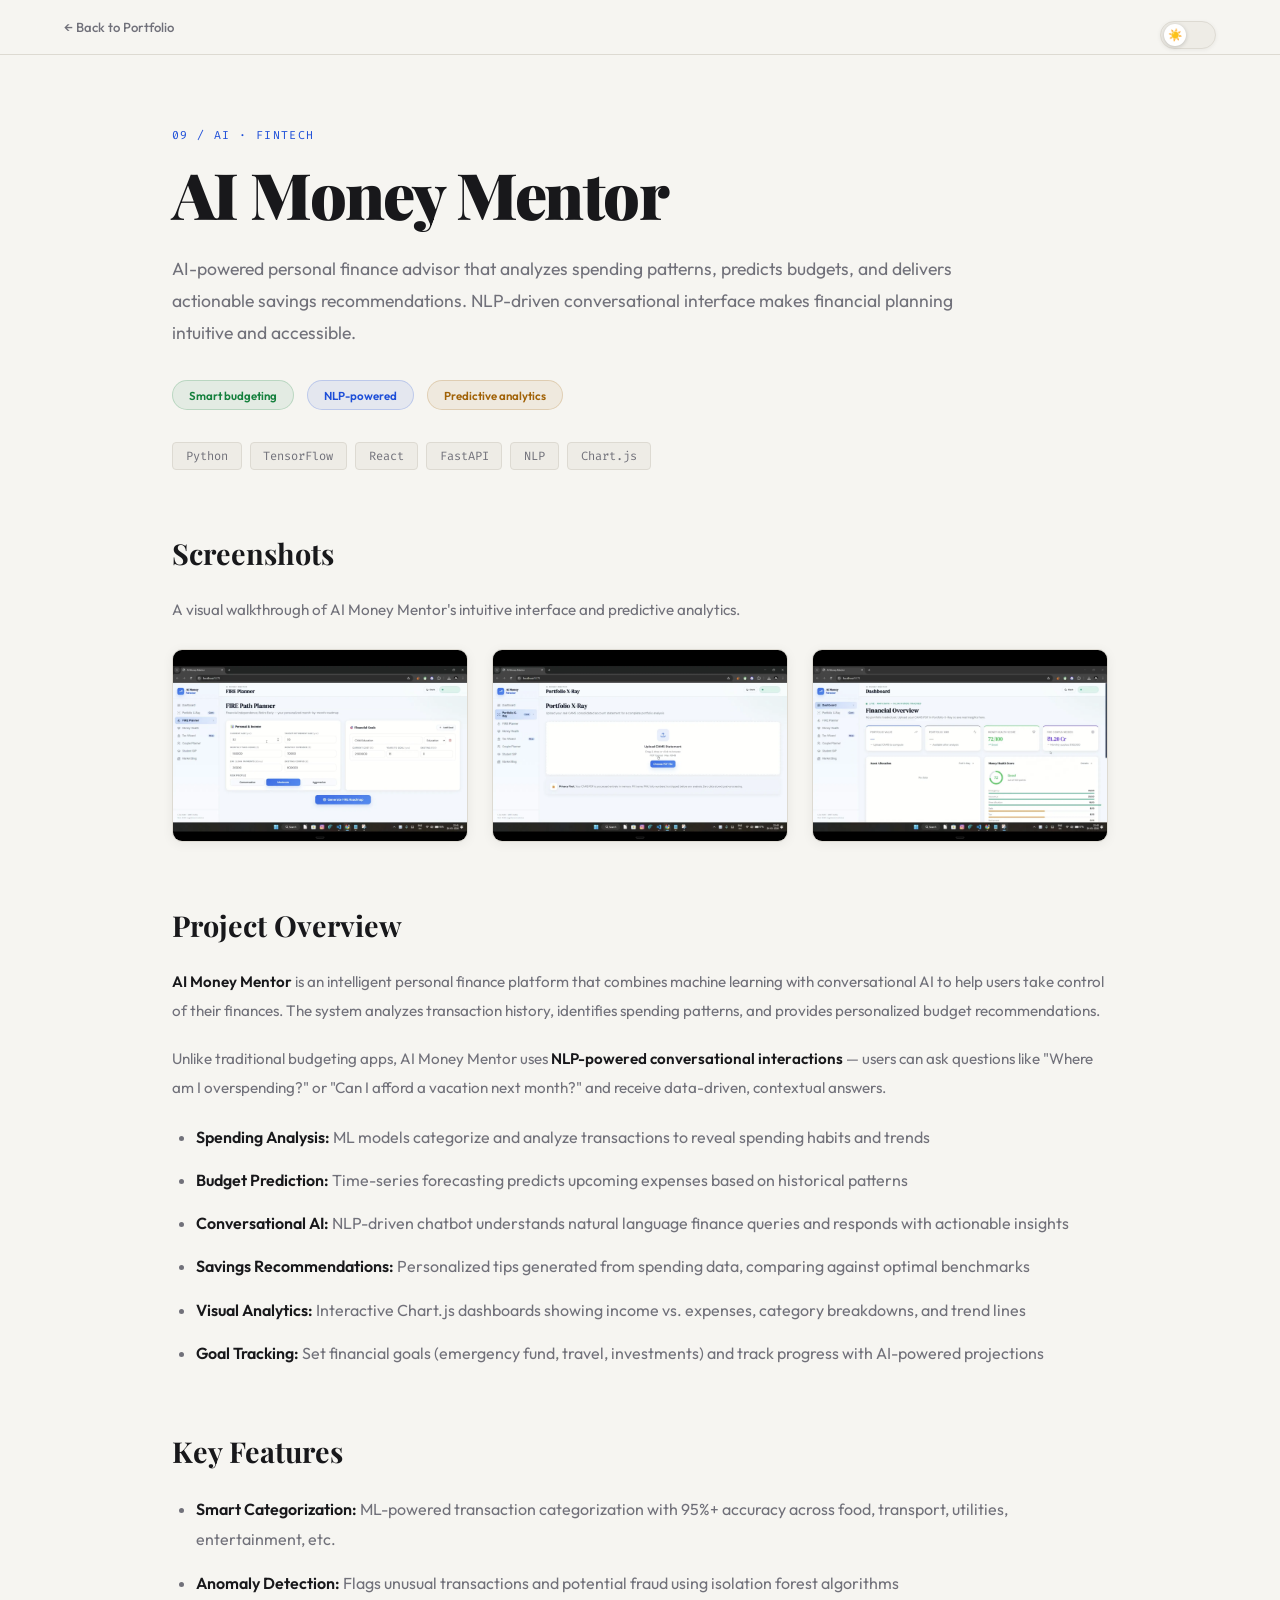
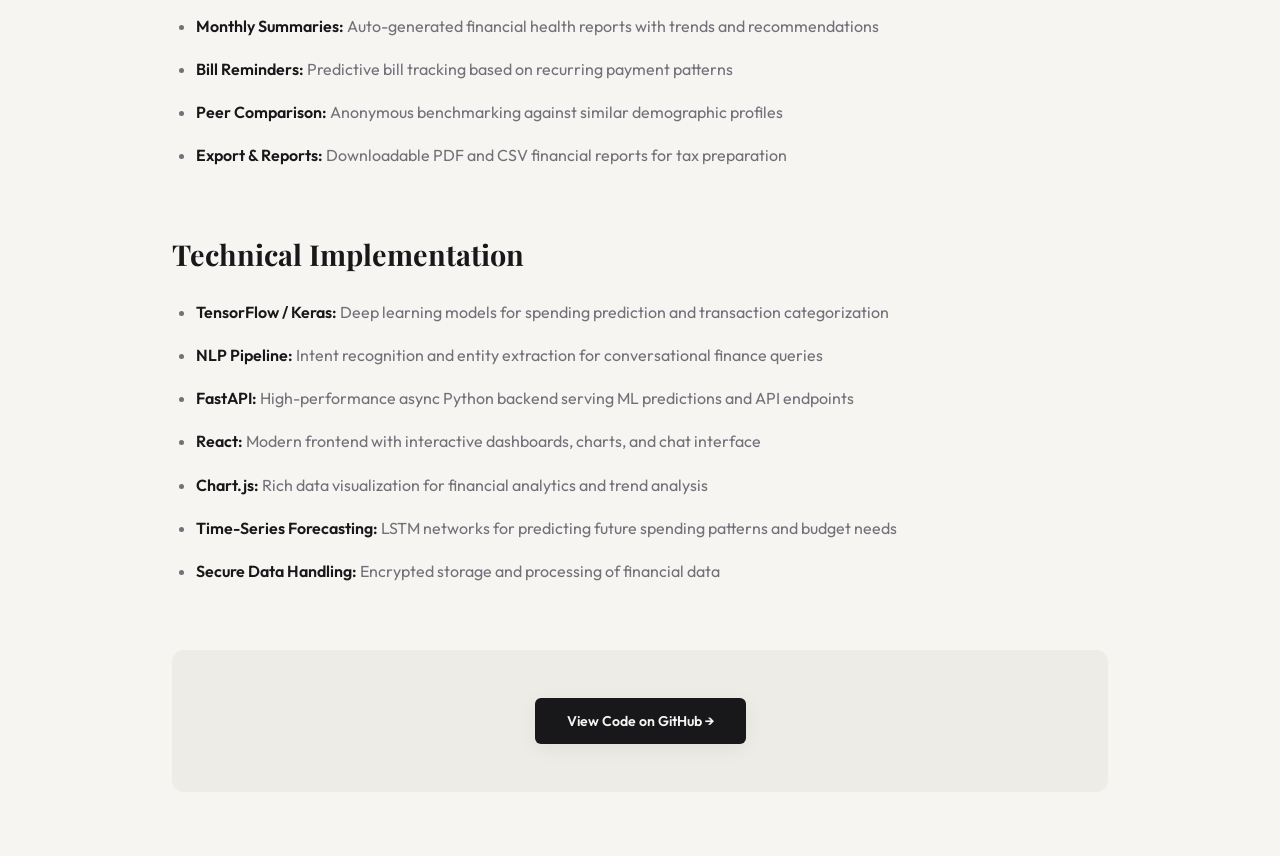
<file: project-aimoneymentor.html>
<!DOCTYPE html>
<html lang="en" data-theme="light">
<head>
<meta charset="UTF-8"/>
<meta name="viewport" content="width=device-width, initial-scale=1.0"/>
<!-- SEO, AEO & GEO Optimization Meta Tags -->
<title>AI Money Mentor | Sagar Agarwal</title>
<meta name="description" content="AI-powered personal finance advisor that analyzes spending patterns, predicts budgets, and delivers actionable savings recommendations." />
<meta name="author" content="Sagar Agarwal" />
<meta name="robots" content="index, follow" />

<!-- Open Graph / Social -->
<meta property="og:type" content="website" />
<meta property="og:title" content="AI Money Mentor | Sagar Agarwal" />
<meta property="og:description" content="AI-powered personal finance advisor that analyzes spending patterns, predicts budgets, and delivers actionable savings recommendations." />

<!-- Twitter -->
<meta name="twitter:card" content="summary_large_image" />
<meta name="twitter:title" content="AI Money Mentor | Sagar Agarwal" />
<meta name="twitter:description" content="AI-powered personal finance advisor that analyzes spending patterns, predicts budgets, and delivers actionable savings recommendations." />

<!-- Schema.org / JSON-LD for Answer Engine Optimization (AEO) and Generative Engine Optimization (GEO) -->
<script type="application/ld+json">
{
  "@context": "https://schema.org",
  "@type": "SoftwareApplication",
  "name": "AI Money Mentor",
  "operatingSystem": "Web",
  "applicationCategory": "FinanceApplication",
  "description": "AI-powered personal finance advisor that analyzes spending patterns, predicts budgets, and delivers actionable savings recommendations.",
  "author": {
    "@type": "Person",
    "name": "Sagar Agarwal"
  }
}
</script>
<link href="https://fonts.googleapis.com/css2?family=Playfair+Display:ital,wght@0,700;0,900;1,700&family=Outfit:wght@300;400;500;600;700;800&family=Fira+Code:wght@400;500&display=swap" rel="stylesheet"/>
<style>
  :root{--bg:#f6f5f1;--bg2:#eeece6;--surface:#fafaf8;--border:#dddad2;--accent:#1d4ed8;--accent2:#b91c1c;--accent3:#15803d;--text:#18181b;--muted:#71717a;--card:#fff;--shadow:rgba(0,0,0,.06)}
  [data-theme="dark"]{--bg:#0e0e0c;--bg2:#141410;--surface:#1a1a16;--border:#2c2c26;--accent:#6b9cfa;--accent2:#f87171;--accent3:#4ade80;--text:#f0ede4;--muted:#888278;--card:#161614;--shadow:rgba(0,0,0,.5)}
  *,*::before,*::after{box-sizing:border-box;margin:0;padding:0}html{scroll-behavior:smooth}
  body{background:var(--bg);color:var(--text);font-family:'Outfit',sans-serif;transition:background .4s,color .4s}
  .theme-toggle{position:fixed;top:1.3rem;right:4rem;z-index:200;background:var(--bg2);border:1px solid var(--border);border-radius:100px;width:56px;height:28px;cursor:pointer;display:flex;align-items:center;padding:3px;transition:background .3s,border .3s;box-shadow:0 1px 4px var(--shadow)}
  .toggle-knob{width:22px;height:22px;border-radius:50%;background:var(--card);box-shadow:0 1px 4px rgba(0,0,0,.2);transition:transform .3s;display:flex;align-items:center;justify-content:center;font-size:.72rem}
  [data-theme="dark"] .toggle-knob{transform:translateX(28px)}
  nav{position:fixed;top:0;left:0;right:0;z-index:100;display:flex;align-items:center;justify-content:space-between;padding:1.2rem 4rem;backdrop-filter:blur(18px);background:rgba(246,245,241,.85);border-bottom:1px solid var(--border);transition:background .4s,border .4s}
  [data-theme="dark"] nav{background:rgba(14,14,12,.85)}
  .nav-back{display:inline-flex;align-items:center;gap:.5rem;color:var(--muted);text-decoration:none;font-size:.82rem;font-weight:500;transition:all .2s}.nav-back:hover{color:var(--text);gap:.7rem}
  .container{max-width:1000px;margin:0 auto;padding:8rem 2rem 4rem}
  .project-header{margin-bottom:4rem}
  .project-category{font-family:'Fira Code',monospace;font-size:.72rem;color:var(--accent);letter-spacing:.12em;text-transform:uppercase;margin-bottom:1rem}
  .project-title{font-family:'Playfair Display',serif;font-weight:900;font-size:clamp(2.5rem,5vw,4rem);letter-spacing:-.025em;line-height:1.1;margin-bottom:1.5rem}
  .project-subtitle{color:var(--muted);font-size:1.1rem;line-height:1.8;max-width:800px;margin-bottom:2rem}
  .project-meta{display:flex;flex-wrap:wrap;gap:.8rem;margin-bottom:2rem}
  .metric{font-size:.72rem;font-weight:600;padding:.4rem 1rem;border-radius:100px}
  .metric-blue{background:rgba(29,78,216,.08);color:#1d4ed8;border:1px solid rgba(29,78,216,.2)}
  .metric-green{background:rgba(21,128,61,.08);color:#15803d;border:1px solid rgba(21,128,61,.2)}
  .metric-gold{background:rgba(161,98,7,.08);color:#a16207;border:1px solid rgba(161,98,7,.2)}
  [data-theme="dark"] .metric-blue{background:rgba(107,156,250,.1);color:#6b9cfa;border-color:rgba(107,156,250,.2)}
  [data-theme="dark"] .metric-green{background:rgba(74,222,128,.1);color:#4ade80;border-color:rgba(74,222,128,.2)}
  [data-theme="dark"] .metric-gold{background:rgba(253,224,71,.1);color:#fbbf24;border-color:rgba(253,224,71,.2)}
  .tech-stack{display:flex;flex-wrap:wrap;gap:.5rem}
  .tag{font-size:.75rem;font-family:'Fira Code',monospace;padding:.3rem .8rem;border-radius:4px;background:var(--bg2);border:1px solid var(--border);color:var(--muted)}
  .section{margin-bottom:4rem}
  .section-title{font-family:'Playfair Display',serif;font-weight:700;font-size:1.8rem;margin-bottom:1.5rem}
  .section-content p{color:var(--muted);line-height:1.9;font-size:.95rem;margin-bottom:1.2rem}
  .section-content strong{color:var(--text);font-weight:600}
  .section-content ul{margin-left:1.5rem;color:var(--muted);line-height:1.9}
  .section-content ul li{margin-bottom:.8rem}
  .cta-section{text-align:center;padding:3rem 2rem;background:var(--bg2);border-radius:12px;margin-top:4rem}
  .btn{display:inline-flex;align-items:center;gap:.6rem;padding:.85rem 2rem;border-radius:6px;font-size:.88rem;font-weight:600;text-decoration:none;transition:all .25s}
  .btn-primary{background:var(--text);color:var(--bg);box-shadow:0 4px 20px var(--shadow)}.btn-primary:hover{transform:translateY(-2px);box-shadow:0 8px 32px var(--shadow)}
  .screenshots-grid{display:grid;grid-template-columns:repeat(3,1fr);gap:1.5rem;margin-top:1.5rem}
  .screenshot-item{background:var(--card);border:1px solid var(--border);border-radius:10px;overflow:hidden;box-shadow:0 2px 12px var(--shadow);transition:all .3s}
  .screenshot-item:hover{transform:translateY(-4px);box-shadow:0 12px 36px var(--shadow);border-color:var(--accent)}
  .screenshot-item img{width:100%;display:block;transition:transform .4s}
  .screenshot-item:hover img{transform:scale(1.03)}
  @media(max-width:900px){.screenshots-grid{grid-template-columns:repeat(2,1fr)}}
  @media(max-width:768px){nav{padding:1rem 1.5rem}.theme-toggle{right:1.5rem}.container{padding:6rem 1.5rem 3rem}.screenshots-grid{grid-template-columns:1fr}}
</style>
  <link rel="stylesheet" href="style.css" />
  <link rel="icon" type="image/png" href="assests/favicon-64.png" />
  <link rel="apple-touch-icon" href="assests/apple-touch-icon.png" />
</head>
<body>
<button class="theme-toggle" id="themeToggle" aria-label="Toggle theme"><div class="toggle-knob" id="toggleKnob">☀️</div></button>
<nav><a href="index.html" class="nav-back">← Back to Portfolio</a></nav>

<div class="container">
  <div class="project-header">
    <div class="project-category">09 / AI · FinTech</div>
    <h1 class="project-title">AI Money Mentor</h1>
    <p class="project-subtitle">AI-powered personal finance advisor that analyzes spending patterns, predicts budgets, and delivers actionable savings recommendations. NLP-driven conversational interface makes financial planning intuitive and accessible.</p>
    <div class="project-meta">
      <span class="metric metric-green">Smart budgeting</span>
      <span class="metric metric-blue">NLP-powered</span>
      <span class="metric metric-gold">Predictive analytics</span>
    </div>
    <div class="tech-stack">
      <span class="tag">Python</span><span class="tag">TensorFlow</span><span class="tag">React</span><span class="tag">FastAPI</span><span class="tag">NLP</span><span class="tag">Chart.js</span>
    </div>
  </div>

  <div class="section">
    <h2 class="section-title">Screenshots</h2>
    <div class="section-content">
      <p>A visual walkthrough of AI Money Mentor's intuitive interface and predictive analytics.</p>
    </div>
    <div class="screenshots-grid">
      <div class="screenshot-item">
        <img src="assests/ai%20money%20mentor.webp" alt="AI Money Mentor Screenshot 1" loading="lazy">
      </div>
      <div class="screenshot-item">
        <img src="assests/ai%20money%20mentor%201.webp" alt="AI Money Mentor Screenshot 2" loading="lazy">
      </div>
      <div class="screenshot-item">
        <img src="assests/ai%20money%20mentor%202.webp" alt="AI Money Mentor Screenshot 3" loading="lazy">
      </div>
    </div>
  </div>


  <div class="section">
    <h2 class="section-title">Project Overview</h2>
    <div class="section-content">
      <p><strong>AI Money Mentor</strong> is an intelligent personal finance platform that combines machine learning with conversational AI to help users take control of their finances. The system analyzes transaction history, identifies spending patterns, and provides personalized budget recommendations.</p>
      <p>Unlike traditional budgeting apps, AI Money Mentor uses <strong>NLP-powered conversational interactions</strong> — users can ask questions like "Where am I overspending?" or "Can I afford a vacation next month?" and receive data-driven, contextual answers.</p>
      <ul>
        <li><strong>Spending Analysis:</strong> ML models categorize and analyze transactions to reveal spending habits and trends</li>
        <li><strong>Budget Prediction:</strong> Time-series forecasting predicts upcoming expenses based on historical patterns</li>
        <li><strong>Conversational AI:</strong> NLP-driven chatbot understands natural language finance queries and responds with actionable insights</li>
        <li><strong>Savings Recommendations:</strong> Personalized tips generated from spending data, comparing against optimal benchmarks</li>
        <li><strong>Visual Analytics:</strong> Interactive Chart.js dashboards showing income vs. expenses, category breakdowns, and trend lines</li>
        <li><strong>Goal Tracking:</strong> Set financial goals (emergency fund, travel, investments) and track progress with AI-powered projections</li>
      </ul>
    </div>
  </div>

  <div class="section">
    <h2 class="section-title">Key Features</h2>
    <div class="section-content">
      <ul>
        <li><strong>Smart Categorization:</strong> ML-powered transaction categorization with 95%+ accuracy across food, transport, utilities, entertainment, etc.</li>
        <li><strong>Anomaly Detection:</strong> Flags unusual transactions and potential fraud using isolation forest algorithms</li>
        <li><strong>Monthly Summaries:</strong> Auto-generated financial health reports with trends and recommendations</li>
        <li><strong>Bill Reminders:</strong> Predictive bill tracking based on recurring payment patterns</li>
        <li><strong>Peer Comparison:</strong> Anonymous benchmarking against similar demographic profiles</li>
        <li><strong>Export & Reports:</strong> Downloadable PDF and CSV financial reports for tax preparation</li>
      </ul>
    </div>
  </div>

  <div class="section">
    <h2 class="section-title">Technical Implementation</h2>
    <div class="section-content">
      <ul>
        <li><strong>TensorFlow / Keras:</strong> Deep learning models for spending prediction and transaction categorization</li>
        <li><strong>NLP Pipeline:</strong> Intent recognition and entity extraction for conversational finance queries</li>
        <li><strong>FastAPI:</strong> High-performance async Python backend serving ML predictions and API endpoints</li>
        <li><strong>React:</strong> Modern frontend with interactive dashboards, charts, and chat interface</li>
        <li><strong>Chart.js:</strong> Rich data visualization for financial analytics and trend analysis</li>
        <li><strong>Time-Series Forecasting:</strong> LSTM networks for predicting future spending patterns and budget needs</li>
        <li><strong>Secure Data Handling:</strong> Encrypted storage and processing of financial data</li>
      </ul>
    </div>
  </div>

  <div class="cta-section">
    <a href="https://github.com/SagarAgarwal2/ai-money-inventory" target="_blank" class="btn btn-primary">View Code on GitHub →</a>
  </div>
</div>

<script>
  const toggle=document.getElementById('themeToggle'),knob=document.getElementById('toggleKnob'),html=document.documentElement;
  const saved=localStorage.getItem('sa-theme')||'light';html.setAttribute('data-theme',saved);knob.textContent=saved==='dark'?'🌙':'☀️';
  toggle.addEventListener('click',()=>{const next=html.getAttribute('data-theme')==='dark'?'light':'dark';html.setAttribute('data-theme',next);knob.textContent=next==='dark'?'🌙':'☀️';localStorage.setItem('sa-theme',next);});
</script>

<style>
.lightbox {
  display: none;
  position: fixed;
  z-index: 9999;
  left: 0;
  top: 0;
  width: 100%;
  height: 100%;
  background-color: rgba(0, 0, 0, 0.9);
  align-items: center;
  justify-content: center;
}
.lightbox.active {
  display: flex;
}
.lightbox-content {
  max-width: 90%;
  max-height: 90%;
  border-radius: 8px;
  box-shadow: 0 4px 20px rgba(0,0,0,0.5);
  animation: zoomIn 0.3s ease;
  user-select: none;
}
.lightbox-close, .lightbox-prev, .lightbox-next {
  position: absolute;
  color: white;
  font-size: 40px;
  font-weight: bold;
  cursor: pointer;
  transition: 0.3s;
  user-select: none;
  z-index: 10000;
}
.lightbox-close {
  top: 20px;
  right: 30px;
}
.lightbox-prev {
  left: 30px;
  top: 50%;
  transform: translateY(-50%);
}
.lightbox-next {
  right: 30px;
  top: 50%;
  transform: translateY(-50%);
}
.lightbox-close:hover, .lightbox-prev:hover, .lightbox-next:hover {
  color: #ccc;
}
@keyframes zoomIn {
  from {transform: scale(0.9); opacity: 0;}
  to {transform: scale(1); opacity: 1;}
}
</style>

<script>
document.addEventListener("DOMContentLoaded", () => {
  const lightbox = document.createElement("div");
  lightbox.id = "lightbox";
  lightbox.className = "lightbox";
  lightbox.innerHTML = `
    <span class="lightbox-close">&times;</span>
    <span class="lightbox-prev">&#10094;</span>
    <img loading="lazy" decoding="async" class="lightbox-content" id="lightbox-img">
    <span class="lightbox-next">&#10095;</span>
  `;
  document.body.appendChild(lightbox);

  const lightboxImg = document.getElementById("lightbox-img");
  const closeBtn = document.querySelector(".lightbox-close");
  const prevBtn = document.querySelector(".lightbox-prev");
  const nextBtn = document.querySelector(".lightbox-next");

  const images = Array.from(document.querySelectorAll(".screenshot-item img"));
  let currentIndex = 0;

  const showImage = (index) => {
    if (images.length === 0) return;
    if (index < 0) index = images.length - 1;
    if (index >= images.length) index = 0;
    currentIndex = index;
    lightboxImg.src = images[currentIndex].src;
  };

  images.forEach((img, index) => {
    img.style.cursor = "zoom-in";
    img.addEventListener("click", () => {
      lightbox.classList.add("active");
      showImage(index);
    });
  });

  closeBtn.addEventListener("click", () => lightbox.classList.remove("active"));
  
  prevBtn.addEventListener("click", (e) => {
    e.stopPropagation();
    showImage(currentIndex - 1);
  });

  nextBtn.addEventListener("click", (e) => {
    e.stopPropagation();
    showImage(currentIndex + 1);
  });

  lightbox.addEventListener("click", (e) => {
    if (e.target !== lightboxImg && e.target !== prevBtn && e.target !== nextBtn) {
      lightbox.classList.remove("active");
    }
  });

  document.addEventListener("keydown", (e) => {
    if (!lightbox.classList.contains("active")) return;
    if (e.key === "Escape") lightbox.classList.remove("active");
    if (e.key === "ArrowLeft") showImage(currentIndex - 1);
    if (e.key === "ArrowRight") showImage(currentIndex + 1);
  });
});
</script>

  <script src="main.js"></script>
</body>
</html>
</file>
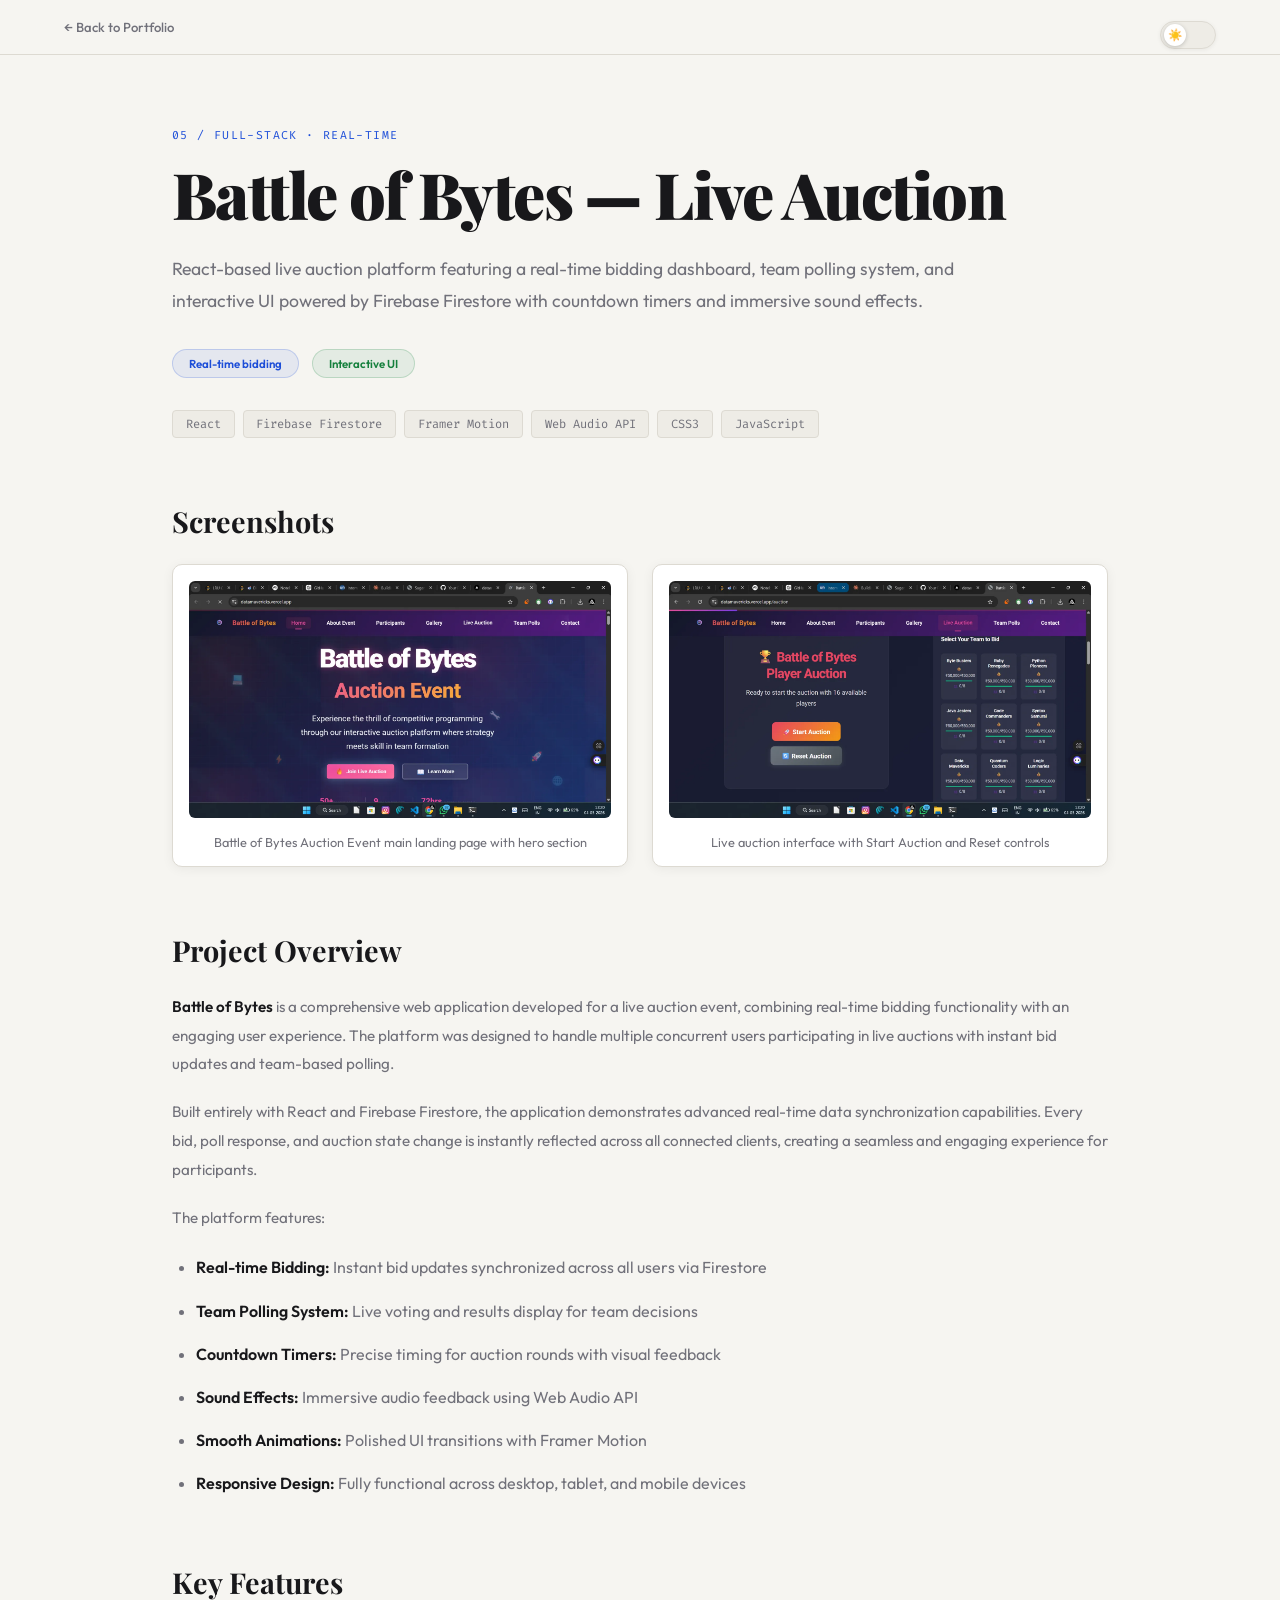
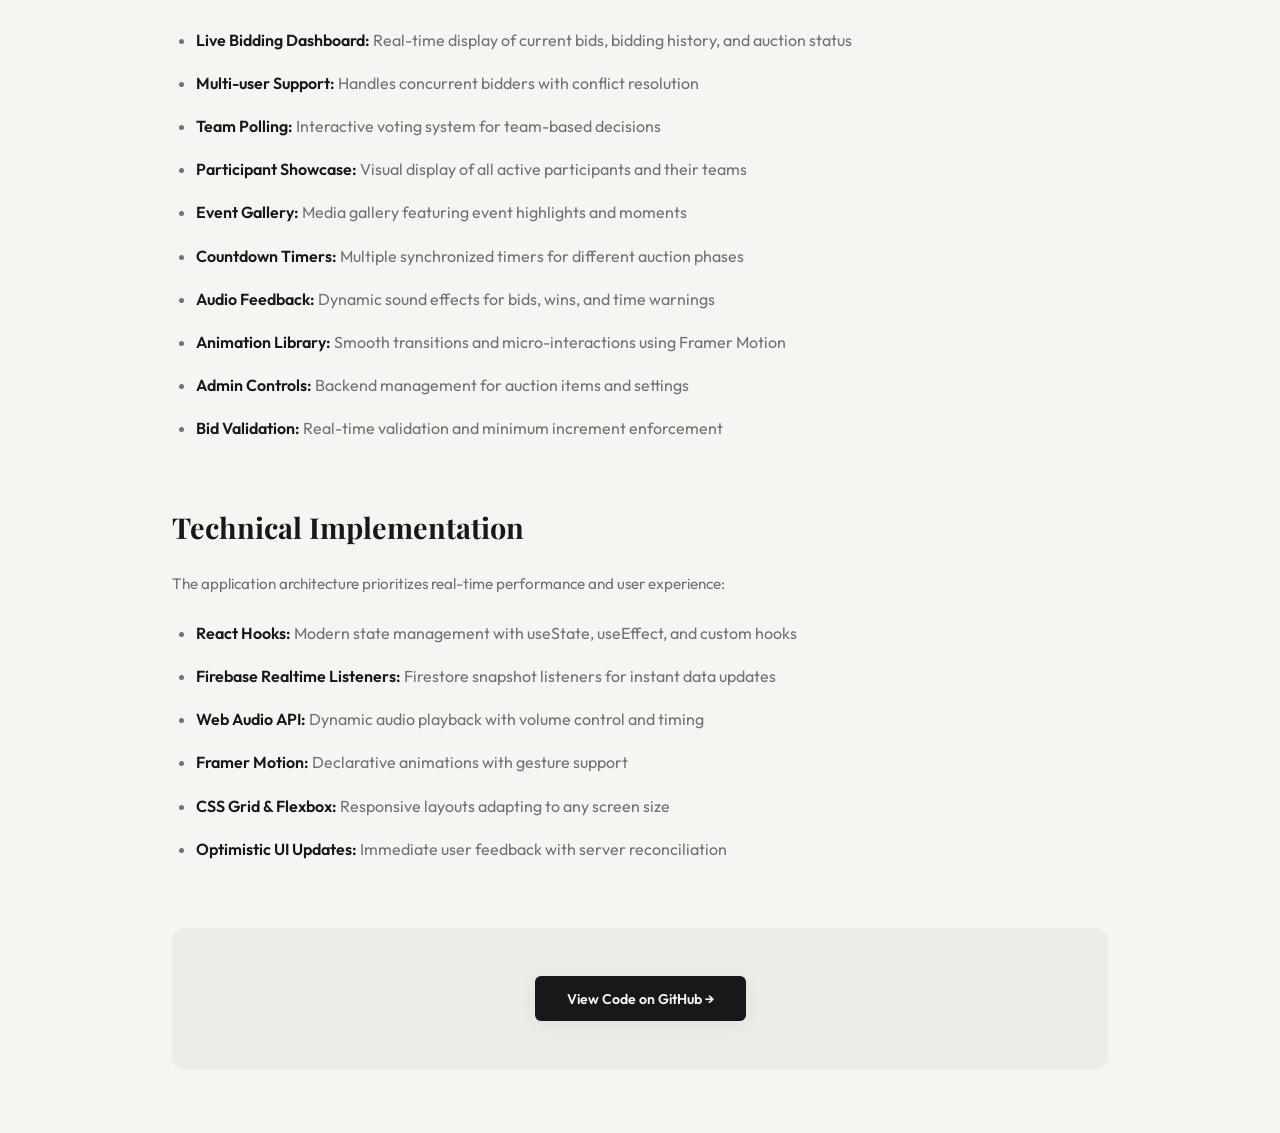
<file: project-auction.html>
<!DOCTYPE html>
<html lang="en" data-theme="light">
<head>
<meta charset="UTF-8"/>
<meta name="viewport" content="width=device-width, initial-scale=1.0"/>
<!-- SEO, AEO & GEO Optimization Meta Tags -->
<title>Battle of Bytes - Live Auction | Sagar Agarwal</title>
<meta name="description" content="React-based live auction platform with real-time bidding dashboard, team polling, and interactive UI." />
<meta name="author" content="Sagar Agarwal" />
<meta name="robots" content="index, follow" />

<!-- Open Graph / Social -->
<meta property="og:type" content="website" />
<meta property="og:title" content="Battle of Bytes - Live Auction | Sagar Agarwal" />
<meta property="og:description" content="React-based live auction platform with real-time bidding dashboard, team polling, and interactive UI." />

<!-- Twitter -->
<meta name="twitter:card" content="summary_large_image" />
<meta name="twitter:title" content="Battle of Bytes - Live Auction | Sagar Agarwal" />
<meta name="twitter:description" content="React-based live auction platform with real-time bidding dashboard, team polling, and interactive UI." />

<!-- Schema.org / JSON-LD for Answer Engine Optimization (AEO) and Generative Engine Optimization (GEO) -->
<script type="application/ld+json">
{
  "@context": "https://schema.org",
  "@type": "SoftwareApplication",
  "name": "Battle of Bytes - Live Auction",
  "operatingSystem": "Web",
  "applicationCategory": "GameApplication",
  "description": "React-based live auction platform with real-time bidding dashboard, team polling, and interactive UI.",
  "author": {
    "@type": "Person",
    "name": "Sagar Agarwal"
  }
}
</script>
<link href="https://fonts.googleapis.com/css2?family=Playfair+Display:ital,wght@0,700;0,900;1,700&family=Outfit:wght@300;400;500;600;700;800&family=Fira+Code:wght@400;500&display=swap" rel="stylesheet"/>
<style>
  :root {
    --bg: #f6f5f1;
    --bg2: #eeece6;
    --surface: #fafaf8;
    --border: #dddad2;
    --accent: #1d4ed8;
    --accent2: #b91c1c;
    --accent3: #15803d;
    --text: #18181b;
    --muted: #71717a;
    --card: #ffffff;
    --shadow: rgba(0,0,0,0.06);
  }
  [data-theme="dark"] {
    --bg: #0e0e0c;
    --bg2: #141410;
    --surface: #1a1a16;
    --border: #2c2c26;
    --accent: #6b9cfa;
    --accent2: #f87171;
    --accent3: #4ade80;
    --text: #f0ede4;
    --muted: #888278;
    --card: #161614;
    --shadow: rgba(0,0,0,0.5);
  }
  
  *, *::before, *::after { box-sizing: border-box; margin: 0; padding: 0; }
  html { scroll-behavior: smooth; }
  body { background: var(--bg); color: var(--text); font-family: 'Outfit', sans-serif; transition: background 0.4s ease, color 0.4s ease; }
  
  .theme-toggle {
    position: fixed; top: 1.3rem; right: 4rem; z-index: 200;
    background: var(--bg2); border: 1px solid var(--border);
    border-radius: 100px; width: 56px; height: 28px;
    cursor: pointer; display: flex; align-items: center; padding: 3px;
    transition: background 0.3s, border 0.3s; box-shadow: 0 1px 4px var(--shadow);
  }
  .toggle-knob {
    width: 22px; height: 22px; border-radius: 50%;
    background: var(--card); box-shadow: 0 1px 4px rgba(0,0,0,0.2);
    transition: transform 0.3s ease; display: flex;
    align-items: center; justify-content: center; font-size: 0.72rem;
  }
  [data-theme="dark"] .toggle-knob { transform: translateX(28px); }
  
  nav {
    position: fixed; top: 0; left: 0; right: 0; z-index: 100;
    display: flex; align-items: center; justify-content: space-between;
    padding: 1.2rem 4rem; backdrop-filter: blur(18px);
    background: rgba(246,245,241,0.85);
    border-bottom: 1px solid var(--border);
    transition: background 0.4s, border 0.4s;
  }
  [data-theme="dark"] nav { background: rgba(14,14,12,0.85); }
  .nav-back { display: inline-flex; align-items: center; gap: 0.5rem; color: var(--muted); text-decoration: none; font-size: 0.82rem; font-weight: 500; transition: all 0.2s; }
  .nav-back:hover { color: var(--text); gap: 0.7rem; }
  
  .container { max-width: 1000px; margin: 0 auto; padding: 8rem 2rem 4rem; }
  
  .project-header { margin-bottom: 4rem; }
  .project-category { font-family: 'Fira Code', monospace; font-size: 0.72rem; color: var(--accent); letter-spacing: 0.12em; text-transform: uppercase; margin-bottom: 1rem; }
  .project-title { font-family: 'Playfair Display', serif; font-weight: 900; font-size: clamp(2.5rem, 5vw, 4rem); letter-spacing: -0.025em; line-height: 1.1; margin-bottom: 1.5rem; }
  .project-subtitle { color: var(--muted); font-size: 1.1rem; line-height: 1.8; max-width: 800px; margin-bottom: 2rem; }
  
  .project-meta { display: flex; flex-wrap: wrap; gap: 0.8rem; margin-bottom: 2rem; }
  .metric { font-size: 0.72rem; font-weight: 600; padding: 0.4rem 1rem; border-radius: 100px; }
  .metric-blue { background: rgba(29,78,216,0.08); color: #1d4ed8; border: 1px solid rgba(29,78,216,0.2); }
  .metric-green { background: rgba(21,128,61,0.08); color: #15803d; border: 1px solid rgba(21,128,61,0.2); }
  [data-theme="dark"] .metric-blue { background: rgba(107,156,250,0.1); color: #6b9cfa; border-color: rgba(107,156,250,0.2); }
  [data-theme="dark"] .metric-green { background: rgba(74,222,128,0.1); color: #4ade80; border-color: rgba(74,222,128,0.2); }
  
  .tech-stack { display: flex; flex-wrap: wrap; gap: 0.5rem; }
  .tag { font-size: 0.75rem; font-family: 'Fira Code', monospace; padding: 0.3rem 0.8rem; border-radius: 4px; background: var(--bg2); border: 1px solid var(--border); color: var(--muted); }
  
  .section { margin-bottom: 4rem; }
  .section-title { font-family: 'Playfair Display', serif; font-weight: 700; font-size: 1.8rem; margin-bottom: 1.5rem; }
  .section-content p { color: var(--muted); line-height: 1.9; font-size: 0.95rem; margin-bottom: 1.2rem; }
  .section-content strong { color: var(--text); font-weight: 600; }
  .section-content ul { margin-left: 1.5rem; color: var(--muted); line-height: 1.9; }
  .section-content ul li { margin-bottom: 0.8rem; }
  
  .screenshots { display: grid; grid-template-columns: repeat(2, 1fr); gap: 1.5rem; }
  .screenshot-item { background: var(--card); border: 1px solid var(--border); border-radius: 10px; padding: 1rem; box-shadow: 0 2px 12px var(--shadow); }
  .screenshot-placeholder {
    aspect-ratio: 16/9; background: var(--bg2);
    border: 2px dashed var(--border); border-radius: 6px;
    display: flex; align-items: center; justify-content: center;
    font-family: 'Fira Code', monospace; font-size: 0.75rem;
    color: var(--muted); margin-bottom: 0.7rem;
  }
  .screenshot-caption { font-size: 0.8rem; color: var(--muted); text-align: center; }
  
  .cta-section { text-align: center; padding: 3rem 2rem; background: var(--bg2); border-radius: 12px; margin-top: 4rem; }
  .btn { display: inline-flex; align-items: center; gap: 0.6rem; padding: 0.85rem 2rem; border-radius: 6px; font-size: 0.88rem; font-weight: 600; text-decoration: none; transition: all 0.25s; }
  .btn-primary { background: var(--text); color: var(--bg); box-shadow: 0 4px 20px var(--shadow); }
  .btn-primary:hover { transform: translateY(-2px); box-shadow: 0 8px 32px var(--shadow); }
  
  @media (max-width: 768px) {
    nav { padding: 1rem 1.5rem; }
    .theme-toggle { right: 1.5rem; }
    .container { padding: 6rem 1.5rem 3rem; }
    .screenshots { grid-template-columns: 1fr; }
  }
</style>
  <link rel="stylesheet" href="style.css" />
  <link rel="icon" type="image/png" href="assests/favicon-64.png" />
  <link rel="apple-touch-icon" href="assests/apple-touch-icon.png" />
</head>
<body>

<button class="theme-toggle" id="themeToggle" aria-label="Toggle theme">
  <div class="toggle-knob" id="toggleKnob">☀️</div>
</button>

<nav>
  <a href="index.html" class="nav-back">← Back to Portfolio</a>
</nav>

<div class="container">
  <div class="project-header">
    <div class="project-category">05 / Full-Stack · Real-Time</div>
    <h1 class="project-title">Battle of Bytes — Live Auction</h1>
    <p class="project-subtitle">React-based live auction platform featuring a real-time bidding dashboard, team polling system, and interactive UI powered by Firebase Firestore with countdown timers and immersive sound effects.</p>
    
    <div class="project-meta">
      <span class="metric metric-blue">Real-time bidding</span>
      <span class="metric metric-green">Interactive UI</span>
    </div>
    
    <div class="tech-stack">
      <span class="tag">React</span>
      <span class="tag">Firebase Firestore</span>
      <span class="tag">Framer Motion</span>
      <span class="tag">Web Audio API</span>
      <span class="tag">CSS3</span>
      <span class="tag">JavaScript</span>
    </div>
  </div>
  
  <div class="section">
    <h2 class="section-title">Screenshots</h2>
    <div class="screenshots">
      <div class="screenshot-item">
        <img loading="lazy" decoding="async" src="assests/bob.webp" alt="Home Page Landing" style="width: 100%; border-radius: 6px; margin-bottom: 0.7rem;">
        <p class="screenshot-caption">Battle of Bytes Auction Event main landing page with hero section</p>
      </div>
      
      <div class="screenshot-item">
        <img loading="lazy" decoding="async" src="assests/bob1.webp" alt="Player Auction Dashboard" style="width: 100%; border-radius: 6px; margin-bottom: 0.7rem;">
        <p class="screenshot-caption">Live auction interface with Start Auction and Reset controls</p>
      </div>
    </div>
  </div>
  
  <div class="section">
    <h2 class="section-title">Project Overview</h2>
    <div class="section-content">
      <p><strong>Battle of Bytes</strong> is a comprehensive web application developed for a live auction event, combining real-time bidding functionality with an engaging user experience. The platform was designed to handle multiple concurrent users participating in live auctions with instant bid updates and team-based polling.</p>
      
      <p>Built entirely with React and Firebase Firestore, the application demonstrates advanced real-time data synchronization capabilities. Every bid, poll response, and auction state change is instantly reflected across all connected clients, creating a seamless and engaging experience for participants.</p>
      
      <p>The platform features:</p>
      <ul>
        <li><strong>Real-time Bidding:</strong> Instant bid updates synchronized across all users via Firestore</li>
        <li><strong>Team Polling System:</strong> Live voting and results display for team decisions</li>
        <li><strong>Countdown Timers:</strong> Precise timing for auction rounds with visual feedback</li>
        <li><strong>Sound Effects:</strong> Immersive audio feedback using Web Audio API</li>
        <li><strong>Smooth Animations:</strong> Polished UI transitions with Framer Motion</li>
        <li><strong>Responsive Design:</strong> Fully functional across desktop, tablet, and mobile devices</li>
      </ul>
    </div>
  </div>
  
  <div class="section">
    <h2 class="section-title">Key Features</h2>
    <div class="section-content">
      <ul>
        <li><strong>Live Bidding Dashboard:</strong> Real-time display of current bids, bidding history, and auction status</li>
        <li><strong>Multi-user Support:</strong> Handles concurrent bidders with conflict resolution</li>
        <li><strong>Team Polling:</strong> Interactive voting system for team-based decisions</li>
        <li><strong>Participant Showcase:</strong> Visual display of all active participants and their teams</li>
        <li><strong>Event Gallery:</strong> Media gallery featuring event highlights and moments</li>
        <li><strong>Countdown Timers:</strong> Multiple synchronized timers for different auction phases</li>
        <li><strong>Audio Feedback:</strong> Dynamic sound effects for bids, wins, and time warnings</li>
        <li><strong>Animation Library:</strong> Smooth transitions and micro-interactions using Framer Motion</li>
        <li><strong>Admin Controls:</strong> Backend management for auction items and settings</li>
        <li><strong>Bid Validation:</strong> Real-time validation and minimum increment enforcement</li>
      </ul>
    </div>
  </div>
  
  <div class="section">
    <h2 class="section-title">Technical Implementation</h2>
    <div class="section-content">
      <p>The application architecture prioritizes real-time performance and user experience:</p>
      <ul>
        <li><strong>React Hooks:</strong> Modern state management with useState, useEffect, and custom hooks</li>
        <li><strong>Firebase Realtime Listeners:</strong> Firestore snapshot listeners for instant data updates</li>
        <li><strong>Web Audio API:</strong> Dynamic audio playback with volume control and timing</li>
        <li><strong>Framer Motion:</strong> Declarative animations with gesture support</li>
        <li><strong>CSS Grid & Flexbox:</strong> Responsive layouts adapting to any screen size</li>
        <li><strong>Optimistic UI Updates:</strong> Immediate user feedback with server reconciliation</li>
      </ul>
    </div>
  </div>
  
  <div class="cta-section">
    <a href="https://github.com/SagarAgarwal2/Bob" target="_blank" class="btn btn-primary">View Code on GitHub →</a>
  </div>
</div>

<script>
  const toggle = document.getElementById('themeToggle');
  const knob = document.getElementById('toggleKnob');
  const html = document.documentElement;
  
  const saved = localStorage.getItem('sa-theme') || 'light';
  html.setAttribute('data-theme', saved);
  knob.textContent = saved === 'dark' ? '🌙' : '☀️';
  
  toggle.addEventListener('click', () => {
    const next = html.getAttribute('data-theme') === 'dark' ? 'light' : 'dark';
    html.setAttribute('data-theme', next);
    knob.textContent = next === 'dark' ? '🌙' : '☀️';
    localStorage.setItem('sa-theme', next);
  });
</script>

<style>
.lightbox {
  display: none;
  position: fixed;
  z-index: 9999;
  left: 0;
  top: 0;
  width: 100%;
  height: 100%;
  background-color: rgba(0, 0, 0, 0.9);
  align-items: center;
  justify-content: center;
}
.lightbox.active {
  display: flex;
}
.lightbox-content {
  max-width: 90%;
  max-height: 90%;
  border-radius: 8px;
  box-shadow: 0 4px 20px rgba(0,0,0,0.5);
  animation: zoomIn 0.3s ease;
  user-select: none;
}
.lightbox-close, .lightbox-prev, .lightbox-next {
  position: absolute;
  color: white;
  font-size: 40px;
  font-weight: bold;
  cursor: pointer;
  transition: 0.3s;
  user-select: none;
  z-index: 10000;
}
.lightbox-close {
  top: 20px;
  right: 30px;
}
.lightbox-prev {
  left: 30px;
  top: 50%;
  transform: translateY(-50%);
}
.lightbox-next {
  right: 30px;
  top: 50%;
  transform: translateY(-50%);
}
.lightbox-close:hover, .lightbox-prev:hover, .lightbox-next:hover {
  color: #ccc;
}
@keyframes zoomIn {
  from {transform: scale(0.9); opacity: 0;}
  to {transform: scale(1); opacity: 1;}
}
</style>

<script>
document.addEventListener("DOMContentLoaded", () => {
  const lightbox = document.createElement("div");
  lightbox.id = "lightbox";
  lightbox.className = "lightbox";
  lightbox.innerHTML = `
    <span class="lightbox-close">&times;</span>
    <span class="lightbox-prev">&#10094;</span>
    <img loading="lazy" decoding="async" class="lightbox-content" id="lightbox-img">
    <span class="lightbox-next">&#10095;</span>
  `;
  document.body.appendChild(lightbox);

  const lightboxImg = document.getElementById("lightbox-img");
  const closeBtn = document.querySelector(".lightbox-close");
  const prevBtn = document.querySelector(".lightbox-prev");
  const nextBtn = document.querySelector(".lightbox-next");

  const images = Array.from(document.querySelectorAll(".screenshot-item img"));
  let currentIndex = 0;

  const showImage = (index) => {
    if (images.length === 0) return;
    if (index < 0) index = images.length - 1;
    if (index >= images.length) index = 0;
    currentIndex = index;
    lightboxImg.src = images[currentIndex].src;
  };

  images.forEach((img, index) => {
    img.style.cursor = "zoom-in";
    img.addEventListener("click", () => {
      lightbox.classList.add("active");
      showImage(index);
    });
  });

  closeBtn.addEventListener("click", () => lightbox.classList.remove("active"));
  
  prevBtn.addEventListener("click", (e) => {
    e.stopPropagation();
    showImage(currentIndex - 1);
  });

  nextBtn.addEventListener("click", (e) => {
    e.stopPropagation();
    showImage(currentIndex + 1);
  });

  lightbox.addEventListener("click", (e) => {
    if (e.target !== lightboxImg && e.target !== prevBtn && e.target !== nextBtn) {
      lightbox.classList.remove("active");
    }
  });

  document.addEventListener("keydown", (e) => {
    if (!lightbox.classList.contains("active")) return;
    if (e.key === "Escape") lightbox.classList.remove("active");
    if (e.key === "ArrowLeft") showImage(currentIndex - 1);
    if (e.key === "ArrowRight") showImage(currentIndex + 1);
  });
});
</script>

  <script src="main.js"></script>
</body>
</html>
</file>
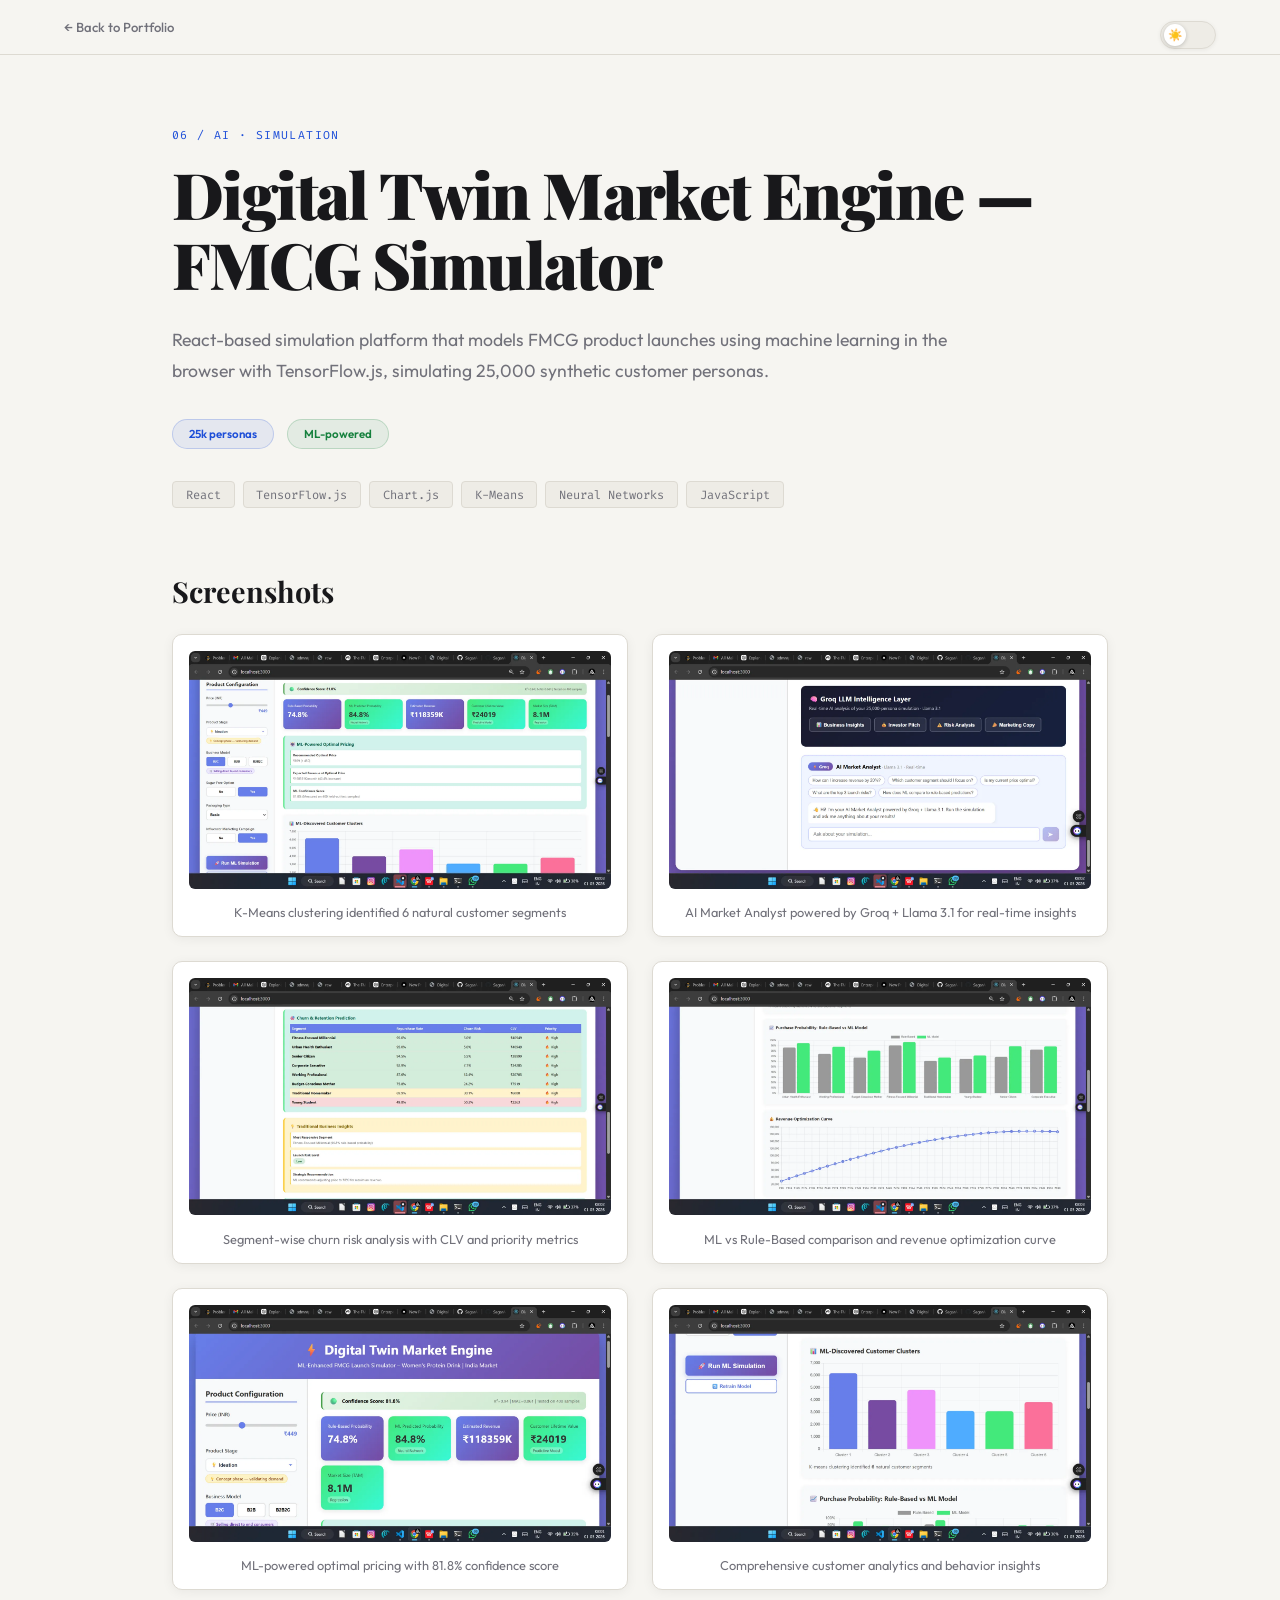
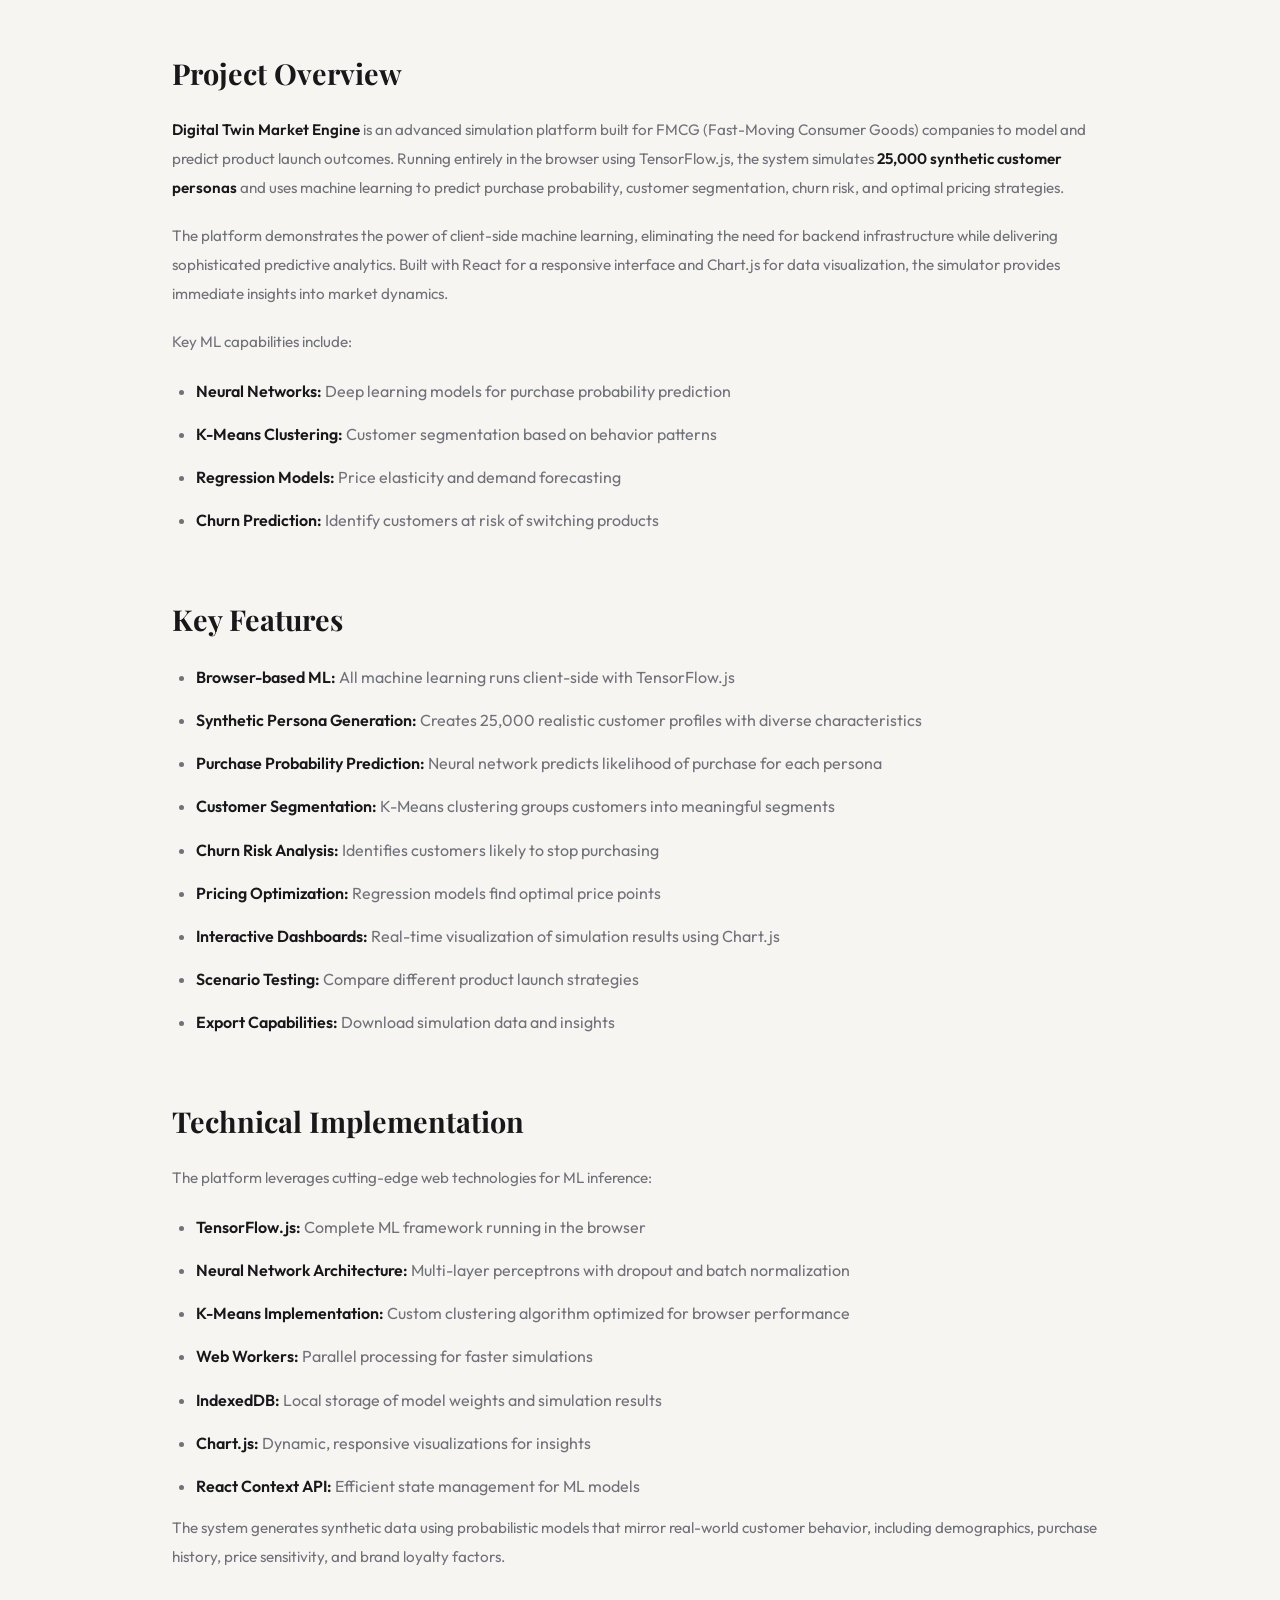
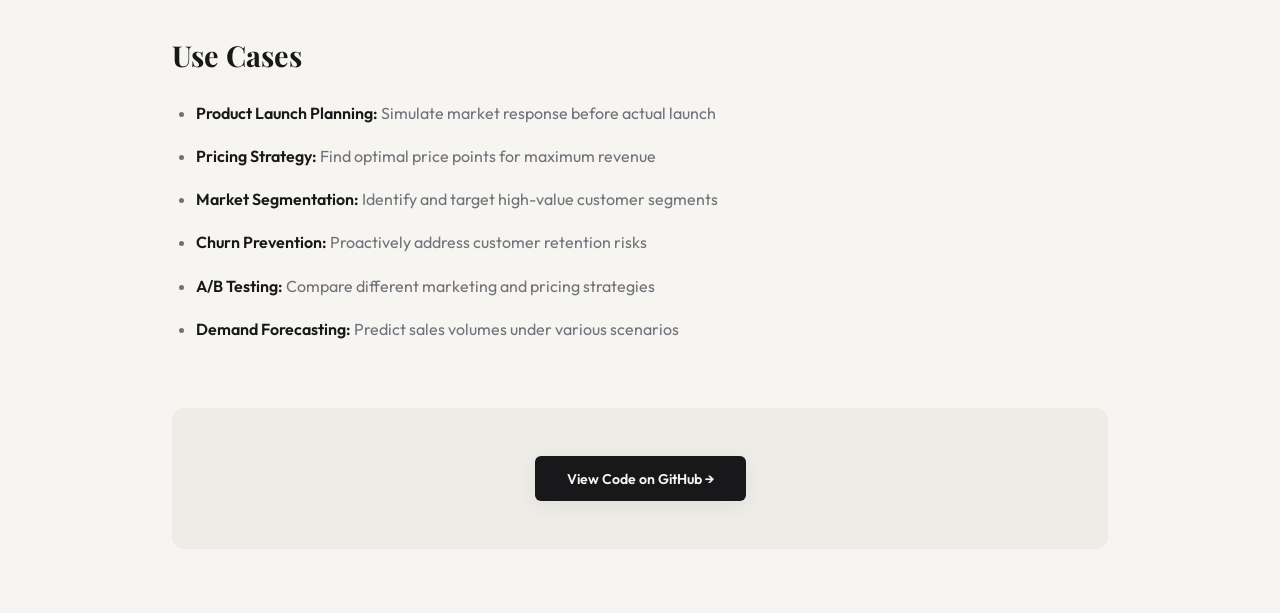
<file: project-digitaltwin.html>
<!DOCTYPE html>
<html lang="en" data-theme="light">
<head>
<meta charset="UTF-8"/>
<meta name="viewport" content="width=device-width, initial-scale=1.0"/>
<!-- SEO, AEO & GEO Optimization Meta Tags -->
<title>Digital Twin Market Engine | Sagar Agarwal</title>
<meta name="description" content="Market simulation platform modeling FMCG launches, predicting purchase probability and pricing for 25,000 synthetic personas." />
<meta name="author" content="Sagar Agarwal" />
<meta name="robots" content="index, follow" />

<!-- Open Graph / Social -->
<meta property="og:type" content="website" />
<meta property="og:title" content="Digital Twin Market Engine | Sagar Agarwal" />
<meta property="og:description" content="Market simulation platform modeling FMCG launches, predicting purchase probability and pricing for 25,000 synthetic personas." />

<!-- Twitter -->
<meta name="twitter:card" content="summary_large_image" />
<meta name="twitter:title" content="Digital Twin Market Engine | Sagar Agarwal" />
<meta name="twitter:description" content="Market simulation platform modeling FMCG launches, predicting purchase probability and pricing for 25,000 synthetic personas." />

<!-- Schema.org / JSON-LD for Answer Engine Optimization (AEO) and Generative Engine Optimization (GEO) -->
<script type="application/ld+json">
{
  "@context": "https://schema.org",
  "@type": "SoftwareApplication",
  "name": "Digital Twin Market Engine",
  "operatingSystem": "Web",
  "applicationCategory": "BusinessApplication",
  "description": "Market simulation platform modeling FMCG launches, predicting purchase probability and pricing for 25,000 synthetic personas.",
  "author": {
    "@type": "Person",
    "name": "Sagar Agarwal"
  }
}
</script>
<link href="https://fonts.googleapis.com/css2?family=Playfair+Display:ital,wght@0,700;0,900;1,700&family=Outfit:wght@300;400;500;600;700;800&family=Fira+Code:wght@400;500&display=swap" rel="stylesheet"/>
<style>
  :root {
    --bg: #f6f5f1;
    --bg2: #eeece6;
    --surface: #fafaf8;
    --border: #dddad2;
    --accent: #1d4ed8;
    --accent2: #b91c1c;
    --accent3: #15803d;
    --text: #18181b;
    --muted: #71717a;
    --card: #ffffff;
    --shadow: rgba(0,0,0,0.06);
  }
  [data-theme="dark"] {
    --bg: #0e0e0c;
    --bg2: #141410;
    --surface: #1a1a16;
    --border: #2c2c26;
    --accent: #6b9cfa;
    --accent2: #f87171;
    --accent3: #4ade80;
    --text: #f0ede4;
    --muted: #888278;
    --card: #161614;
    --shadow: rgba(0,0,0,0.5);
  }
  
  *, *::before, *::after { box-sizing: border-box; margin: 0; padding: 0; }
  html { scroll-behavior: smooth; }
  body { background: var(--bg); color: var(--text); font-family: 'Outfit', sans-serif; transition: background 0.4s ease, color 0.4s ease; }
  
  .theme-toggle {
    position: fixed; top: 1.3rem; right: 4rem; z-index: 200;
    background: var(--bg2); border: 1px solid var(--border);
    border-radius: 100px; width: 56px; height: 28px;
    cursor: pointer; display: flex; align-items: center; padding: 3px;
    transition: background 0.3s, border 0.3s; box-shadow: 0 1px 4px var(--shadow);
  }
  .toggle-knob {
    width: 22px; height: 22px; border-radius: 50%;
    background: var(--card); box-shadow: 0 1px 4px rgba(0,0,0,0.2);
    transition: transform 0.3s ease; display: flex;
    align-items: center; justify-content: center; font-size: 0.72rem;
  }
  [data-theme="dark"] .toggle-knob { transform: translateX(28px); }
  
  nav {
    position: fixed; top: 0; left: 0; right: 0; z-index: 100;
    display: flex; align-items: center; justify-content: space-between;
    padding: 1.2rem 4rem; backdrop-filter: blur(18px);
    background: rgba(246,245,241,0.85);
    border-bottom: 1px solid var(--border);
    transition: background 0.4s, border 0.4s;
  }
  [data-theme="dark"] nav { background: rgba(14,14,12,0.85); }
  .nav-back { display: inline-flex; align-items: center; gap: 0.5rem; color: var(--muted); text-decoration: none; font-size: 0.82rem; font-weight: 500; transition: all 0.2s; }
  .nav-back:hover { color: var(--text); gap: 0.7rem; }
  
  .container { max-width: 1000px; margin: 0 auto; padding: 8rem 2rem 4rem; }
  
  .project-header { margin-bottom: 4rem; }
  .project-category { font-family: 'Fira Code', monospace; font-size: 0.72rem; color: var(--accent); letter-spacing: 0.12em; text-transform: uppercase; margin-bottom: 1rem; }
  .project-title { font-family: 'Playfair Display', serif; font-weight: 900; font-size: clamp(2.5rem, 5vw, 4rem); letter-spacing: -0.025em; line-height: 1.1; margin-bottom: 1.5rem; }
  .project-subtitle { color: var(--muted); font-size: 1.1rem; line-height: 1.8; max-width: 800px; margin-bottom: 2rem; }
  
  .project-meta { display: flex; flex-wrap: wrap; gap: 0.8rem; margin-bottom: 2rem; }
  .metric { font-size: 0.72rem; font-weight: 600; padding: 0.4rem 1rem; border-radius: 100px; }
  .metric-blue { background: rgba(29,78,216,0.08); color: #1d4ed8; border: 1px solid rgba(29,78,216,0.2); }
  .metric-green { background: rgba(21,128,61,0.08); color: #15803d; border: 1px solid rgba(21,128,61,0.2); }
  [data-theme="dark"] .metric-blue { background: rgba(107,156,250,0.1); color: #6b9cfa; border-color: rgba(107,156,250,0.2); }
  [data-theme="dark"] .metric-green { background: rgba(74,222,128,0.1); color: #4ade80; border-color: rgba(74,222,128,0.2); }
  
  .tech-stack { display: flex; flex-wrap: wrap; gap: 0.5rem; }
  .tag { font-size: 0.75rem; font-family: 'Fira Code', monospace; padding: 0.3rem 0.8rem; border-radius: 4px; background: var(--bg2); border: 1px solid var(--border); color: var(--muted); }
  
  .section { margin-bottom: 4rem; }
  .section-title { font-family: 'Playfair Display', serif; font-weight: 700; font-size: 1.8rem; margin-bottom: 1.5rem; }
  .section-content p { color: var(--muted); line-height: 1.9; font-size: 0.95rem; margin-bottom: 1.2rem; }
  .section-content strong { color: var(--text); font-weight: 600; }
  .section-content ul { margin-left: 1.5rem; color: var(--muted); line-height: 1.9; }
  .section-content ul li { margin-bottom: 0.8rem; }
  
  .screenshots { display: grid; grid-template-columns: repeat(2, 1fr); gap: 1.5rem; }
  .screenshot-item { background: var(--card); border: 1px solid var(--border); border-radius: 10px; padding: 1rem; box-shadow: 0 2px 12px var(--shadow); }
  .screenshot-placeholder {
    aspect-ratio: 16/9; background: var(--bg2);
    border: 2px dashed var(--border); border-radius: 6px;
    display: flex; align-items: center; justify-content: center;
    font-family: 'Fira Code', monospace; font-size: 0.75rem;
    color: var(--muted); margin-bottom: 0.7rem;
  }
  .screenshot-caption { font-size: 0.8rem; color: var(--muted); text-align: center; }
  
  .cta-section { text-align: center; padding: 3rem 2rem; background: var(--bg2); border-radius: 12px; margin-top: 4rem; }
  .btn { display: inline-flex; align-items: center; gap: 0.6rem; padding: 0.85rem 2rem; border-radius: 6px; font-size: 0.88rem; font-weight: 600; text-decoration: none; transition: all 0.25s; }
  .btn-primary { background: var(--text); color: var(--bg); box-shadow: 0 4px 20px var(--shadow); }
  .btn-primary:hover { transform: translateY(-2px); box-shadow: 0 8px 32px var(--shadow); }
  
  @media (max-width: 768px) {
    nav { padding: 1rem 1.5rem; }
    .theme-toggle { right: 1.5rem; }
    .container { padding: 6rem 1.5rem 3rem; }
    .screenshots { grid-template-columns: 1fr; }
  }
</style>
  <link rel="stylesheet" href="style.css" />
  <link rel="icon" type="image/png" href="assests/favicon-64.png" />
  <link rel="apple-touch-icon" href="assests/apple-touch-icon.png" />
</head>
<body>

<button class="theme-toggle" id="themeToggle" aria-label="Toggle theme">
  <div class="toggle-knob" id="toggleKnob">☀️</div>
</button>

<nav>
  <a href="index.html" class="nav-back">← Back to Portfolio</a>
</nav>

<div class="container">
  <div class="project-header">
    <div class="project-category">06 / AI · Simulation</div>
    <h1 class="project-title">Digital Twin Market Engine — FMCG Simulator</h1>
    <p class="project-subtitle">React-based simulation platform that models FMCG product launches using machine learning in the browser with TensorFlow.js, simulating 25,000 synthetic customer personas.</p>
    
    <div class="project-meta">
      <span class="metric metric-blue">25k personas</span>
      <span class="metric metric-green">ML-powered</span>
    </div>
    
    <div class="tech-stack">
      <span class="tag">React</span>
      <span class="tag">TensorFlow.js</span>
      <span class="tag">Chart.js</span>
      <span class="tag">K-Means</span>
      <span class="tag">Neural Networks</span>
      <span class="tag">JavaScript</span>
    </div>
  </div>
  
  <div class="section">
    <h2 class="section-title">Screenshots</h2>
    <div class="screenshots">
      <div class="screenshot-item">
        <img loading="lazy" decoding="async" src="assests/fmcg6.webp" alt="ML Customer Clusters" style="width: 100%; border-radius: 6px; margin-bottom: 0.7rem;">
        <p class="screenshot-caption">K-Means clustering identified 6 natural customer segments</p>
      </div>
      
      <div class="screenshot-item">
        <img loading="lazy" decoding="async" src="assests/fmcg3.webp" alt="Groq LLM Intelligence Layer" style="width: 100%; border-radius: 6px; margin-bottom: 0.7rem;">
        <p class="screenshot-caption">AI Market Analyst powered by Groq + Llama 3.1 for real-time insights</p>
      </div>
      
      <div class="screenshot-item">
        <img loading="lazy" decoding="async" src="assests/fmcg4.webp" alt="Churn & Retention Prediction" style="width: 100%; border-radius: 6px; margin-bottom: 0.7rem;">
        <p class="screenshot-caption">Segment-wise churn risk analysis with CLV and priority metrics</p>
      </div>
      
      <div class="screenshot-item">
        <img loading="lazy" decoding="async" src="assests/fmcg5.webp" alt="Purchase Probability & Revenue" style="width: 100%; border-radius: 6px; margin-bottom: 0.7rem;">
        <p class="screenshot-caption">ML vs Rule-Based comparison and revenue optimization curve</p>
      </div>
      
      <div class="screenshot-item">
        <img loading="lazy" decoding="async" src="assests/fmcg.webp" alt="Product Configuration Dashboard" style="width: 100%; border-radius: 6px; margin-bottom: 0.7rem;">
        <p class="screenshot-caption">ML-powered optimal pricing with 81.8% confidence score</p>
      </div>
      
      <div class="screenshot-item">
        <img loading="lazy" decoding="async" src="assests/fmcg1.webp" alt="Customer Insights Dashboard" style="width: 100%; border-radius: 6px; margin-bottom: 0.7rem;">
        <p class="screenshot-caption">Comprehensive customer analytics and behavior insights</p>
      </div>
    </div>
  </div>
  
  <div class="section">
    <h2 class="section-title">Project Overview</h2>
    <div class="section-content">
      <p><strong>Digital Twin Market Engine</strong> is an advanced simulation platform built for FMCG (Fast-Moving Consumer Goods) companies to model and predict product launch outcomes. Running entirely in the browser using TensorFlow.js, the system simulates <strong>25,000 synthetic customer personas</strong> and uses machine learning to predict purchase probability, customer segmentation, churn risk, and optimal pricing strategies.</p>
      
      <p>The platform demonstrates the power of client-side machine learning, eliminating the need for backend infrastructure while delivering sophisticated predictive analytics. Built with React for a responsive interface and Chart.js for data visualization, the simulator provides immediate insights into market dynamics.</p>
      
      <p>Key ML capabilities include:</p>
      <ul>
        <li><strong>Neural Networks:</strong> Deep learning models for purchase probability prediction</li>
        <li><strong>K-Means Clustering:</strong> Customer segmentation based on behavior patterns</li>
        <li><strong>Regression Models:</strong> Price elasticity and demand forecasting</li>
        <li><strong>Churn Prediction:</strong> Identify customers at risk of switching products</li>
      </ul>
    </div>
  </div>
  
  <div class="section">
    <h2 class="section-title">Key Features</h2>
    <div class="section-content">
      <ul>
        <li><strong>Browser-based ML:</strong> All machine learning runs client-side with TensorFlow.js</li>
        <li><strong>Synthetic Persona Generation:</strong> Creates 25,000 realistic customer profiles with diverse characteristics</li>
        <li><strong>Purchase Probability Prediction:</strong> Neural network predicts likelihood of purchase for each persona</li>
        <li><strong>Customer Segmentation:</strong> K-Means clustering groups customers into meaningful segments</li>
        <li><strong>Churn Risk Analysis:</strong> Identifies customers likely to stop purchasing</li>
        <li><strong>Pricing Optimization:</strong> Regression models find optimal price points</li>
        <li><strong>Interactive Dashboards:</strong> Real-time visualization of simulation results using Chart.js</li>
        <li><strong>Scenario Testing:</strong> Compare different product launch strategies</li>
        <li><strong>Export Capabilities:</strong> Download simulation data and insights</li>
      </ul>
    </div>
  </div>
  
  <div class="section">
    <h2 class="section-title">Technical Implementation</h2>
    <div class="section-content">
      <p>The platform leverages cutting-edge web technologies for ML inference:</p>
      <ul>
        <li><strong>TensorFlow.js:</strong> Complete ML framework running in the browser</li>
        <li><strong>Neural Network Architecture:</strong> Multi-layer perceptrons with dropout and batch normalization</li>
        <li><strong>K-Means Implementation:</strong> Custom clustering algorithm optimized for browser performance</li>
        <li><strong>Web Workers:</strong> Parallel processing for faster simulations</li>
        <li><strong>IndexedDB:</strong> Local storage of model weights and simulation results</li>
        <li><strong>Chart.js:</strong> Dynamic, responsive visualizations for insights</li>
        <li><strong>React Context API:</strong> Efficient state management for ML models</li>
      </ul>
      
      <p>The system generates synthetic data using probabilistic models that mirror real-world customer behavior, including demographics, purchase history, price sensitivity, and brand loyalty factors.</p>
    </div>
  </div>
  
  <div class="section">
    <h2 class="section-title">Use Cases</h2>
    <div class="section-content">
      <ul>
        <li><strong>Product Launch Planning:</strong> Simulate market response before actual launch</li>
        <li><strong>Pricing Strategy:</strong> Find optimal price points for maximum revenue</li>
        <li><strong>Market Segmentation:</strong> Identify and target high-value customer segments</li>
        <li><strong>Churn Prevention:</strong> Proactively address customer retention risks</li>
        <li><strong>A/B Testing:</strong> Compare different marketing and pricing strategies</li>
        <li><strong>Demand Forecasting:</strong> Predict sales volumes under various scenarios</li>
      </ul>
    </div>
  </div>
  
  <div class="cta-section">
    <a href="https://github.com/SagarAgarwal2/msk" target="_blank" class="btn btn-primary">View Code on GitHub →</a>
  </div>
</div>

<script>
  const toggle = document.getElementById('themeToggle');
  const knob = document.getElementById('toggleKnob');
  const html = document.documentElement;
  
  const saved = localStorage.getItem('sa-theme') || 'light';
  html.setAttribute('data-theme', saved);
  knob.textContent = saved === 'dark' ? '🌙' : '☀️';
  
  toggle.addEventListener('click', () => {
    const next = html.getAttribute('data-theme') === 'dark' ? 'light' : 'dark';
    html.setAttribute('data-theme', next);
    knob.textContent = next === 'dark' ? '🌙' : '☀️';
    localStorage.setItem('sa-theme', next);
  });
</script>

<style>
.lightbox {
  display: none;
  position: fixed;
  z-index: 9999;
  left: 0;
  top: 0;
  width: 100%;
  height: 100%;
  background-color: rgba(0, 0, 0, 0.9);
  align-items: center;
  justify-content: center;
}
.lightbox.active {
  display: flex;
}
.lightbox-content {
  max-width: 90%;
  max-height: 90%;
  border-radius: 8px;
  box-shadow: 0 4px 20px rgba(0,0,0,0.5);
  animation: zoomIn 0.3s ease;
  user-select: none;
}
.lightbox-close, .lightbox-prev, .lightbox-next {
  position: absolute;
  color: white;
  font-size: 40px;
  font-weight: bold;
  cursor: pointer;
  transition: 0.3s;
  user-select: none;
  z-index: 10000;
}
.lightbox-close {
  top: 20px;
  right: 30px;
}
.lightbox-prev {
  left: 30px;
  top: 50%;
  transform: translateY(-50%);
}
.lightbox-next {
  right: 30px;
  top: 50%;
  transform: translateY(-50%);
}
.lightbox-close:hover, .lightbox-prev:hover, .lightbox-next:hover {
  color: #ccc;
}
@keyframes zoomIn {
  from {transform: scale(0.9); opacity: 0;}
  to {transform: scale(1); opacity: 1;}
}
</style>

<script>
document.addEventListener("DOMContentLoaded", () => {
  const lightbox = document.createElement("div");
  lightbox.id = "lightbox";
  lightbox.className = "lightbox";
  lightbox.innerHTML = `
    <span class="lightbox-close">&times;</span>
    <span class="lightbox-prev">&#10094;</span>
    <img loading="lazy" decoding="async" class="lightbox-content" id="lightbox-img">
    <span class="lightbox-next">&#10095;</span>
  `;
  document.body.appendChild(lightbox);

  const lightboxImg = document.getElementById("lightbox-img");
  const closeBtn = document.querySelector(".lightbox-close");
  const prevBtn = document.querySelector(".lightbox-prev");
  const nextBtn = document.querySelector(".lightbox-next");

  const images = Array.from(document.querySelectorAll(".screenshot-item img"));
  let currentIndex = 0;

  const showImage = (index) => {
    if (images.length === 0) return;
    if (index < 0) index = images.length - 1;
    if (index >= images.length) index = 0;
    currentIndex = index;
    lightboxImg.src = images[currentIndex].src;
  };

  images.forEach((img, index) => {
    img.style.cursor = "zoom-in";
    img.addEventListener("click", () => {
      lightbox.classList.add("active");
      showImage(index);
    });
  });

  closeBtn.addEventListener("click", () => lightbox.classList.remove("active"));
  
  prevBtn.addEventListener("click", (e) => {
    e.stopPropagation();
    showImage(currentIndex - 1);
  });

  nextBtn.addEventListener("click", (e) => {
    e.stopPropagation();
    showImage(currentIndex + 1);
  });

  lightbox.addEventListener("click", (e) => {
    if (e.target !== lightboxImg && e.target !== prevBtn && e.target !== nextBtn) {
      lightbox.classList.remove("active");
    }
  });

  document.addEventListener("keydown", (e) => {
    if (!lightbox.classList.contains("active")) return;
    if (e.key === "Escape") lightbox.classList.remove("active");
    if (e.key === "ArrowLeft") showImage(currentIndex - 1);
    if (e.key === "ArrowRight") showImage(currentIndex + 1);
  });
});
</script>

  <script src="main.js"></script>
</body>
</html>
</file>
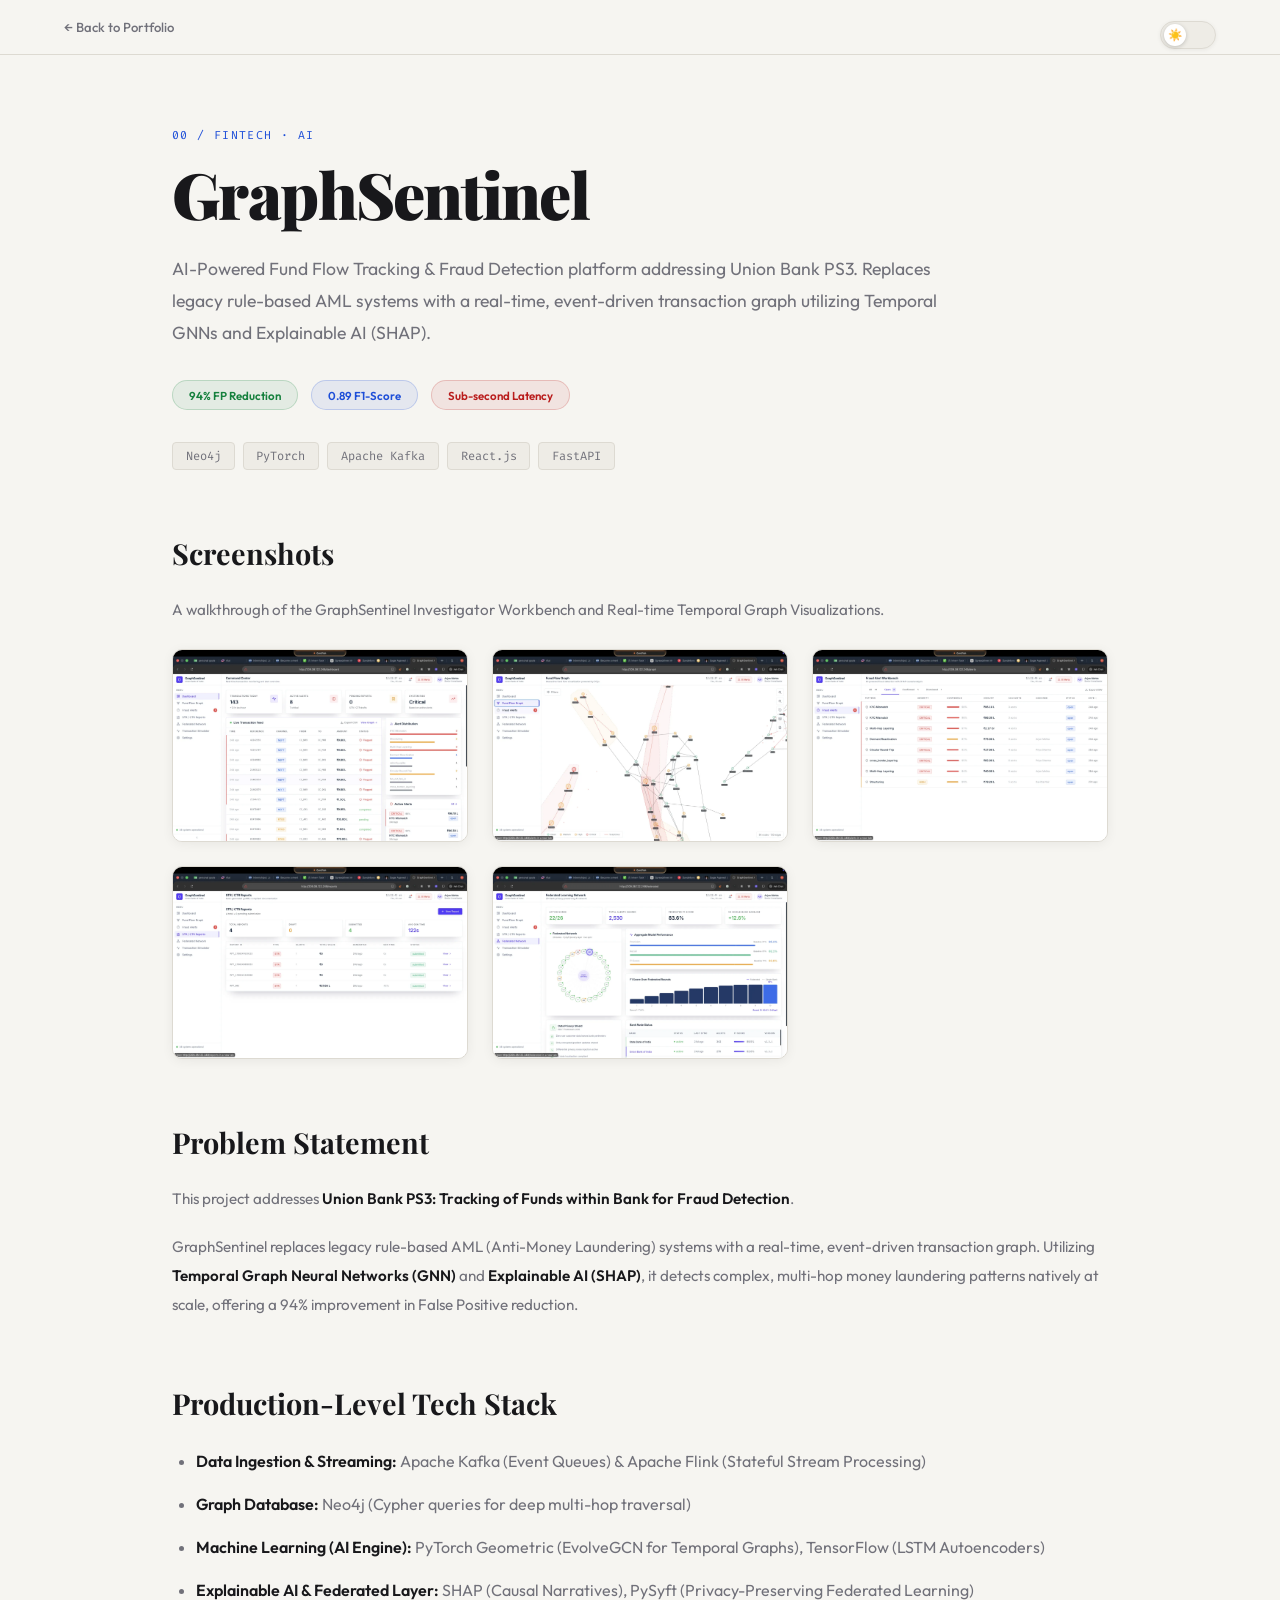
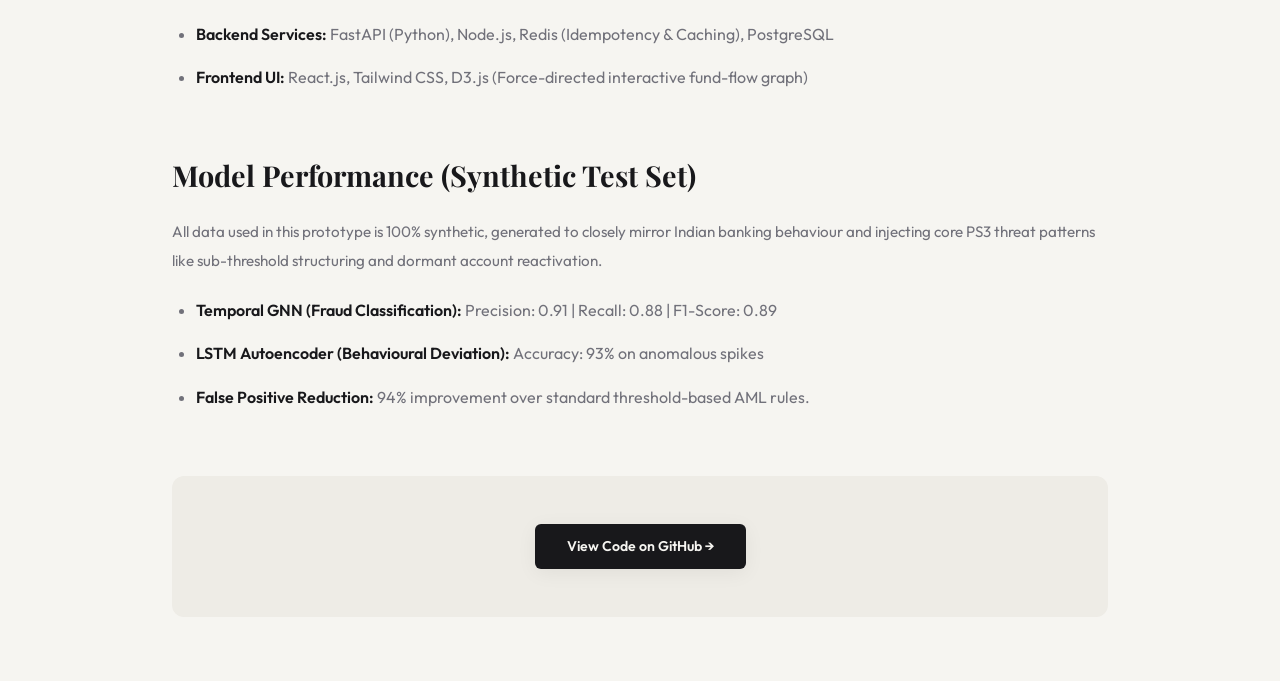
<file: project-graphsentinel.html>
<!DOCTYPE html>
<html lang="en" data-theme="light">
<head>
<meta charset="UTF-8"/>
<meta name="viewport" content="width=device-width, initial-scale=1.0"/>
<!-- SEO, AEO & GEO Optimization Meta Tags -->
<title>Sanchaar Setu | Sagar Agarwal</title>
<meta name="description" content="Production-grade e-governance middleware enabling secure, tamper-evident communication between government departments." />
<meta name="author" content="Sagar Agarwal" />
<meta name="robots" content="index, follow" />

<!-- Open Graph / Social -->
<meta property="og:type" content="website" />
<meta property="og:title" content="Sanchaar Setu | Sagar Agarwal" />
<meta property="og:description" content="Production-grade e-governance middleware enabling secure, tamper-evident communication between government departments." />

<!-- Twitter -->
<meta name="twitter:card" content="summary_large_image" />
<meta name="twitter:title" content="Sanchaar Setu | Sagar Agarwal" />
<meta name="twitter:description" content="Production-grade e-governance middleware enabling secure, tamper-evident communication between government departments." />

<!-- Schema.org / JSON-LD for Answer Engine Optimization (AEO) and Generative Engine Optimization (GEO) -->
<script type="application/ld+json">
{
  "@context": "https://schema.org",
  "@type": "SoftwareApplication",
  "name": "Sanchaar Setu",
  "operatingSystem": "Web",
  "applicationCategory": "UtilityApplication",
  "description": "Production-grade e-governance middleware enabling secure, tamper-evident communication between government departments.",
  "author": {
    "@type": "Person",
    "name": "Sagar Agarwal"
  }
}
</script>
<link href="https://fonts.googleapis.com/css2?family=Playfair+Display:ital,wght@0,700;0,900;1,700&family=Outfit:wght@300;400;500;600;700;800&family=Fira+Code:wght@400;500&display=swap" rel="stylesheet"/>
<style>
  :root{--bg:#f6f5f1;--bg2:#eeece6;--surface:#fafaf8;--border:#dddad2;--accent:#1d4ed8;--accent2:#b91c1c;--accent3:#15803d;--text:#18181b;--muted:#71717a;--card:#fff;--shadow:rgba(0,0,0,.06)}
  [data-theme="dark"]{--bg:#0e0e0c;--bg2:#141410;--surface:#1a1a16;--border:#2c2c26;--accent:#6b9cfa;--accent2:#f87171;--accent3:#4ade80;--text:#f0ede4;--muted:#888278;--card:#161614;--shadow:rgba(0,0,0,.5)}
  *,*::before,*::after{box-sizing:border-box;margin:0;padding:0}html{scroll-behavior:smooth}
  body{background:var(--bg);color:var(--text);font-family:'Outfit',sans-serif;transition:background .4s,color .4s}
  .theme-toggle{position:fixed;top:1.3rem;right:4rem;z-index:200;background:var(--bg2);border:1px solid var(--border);border-radius:100px;width:56px;height:28px;cursor:pointer;display:flex;align-items:center;padding:3px;transition:background .3s,border .3s;box-shadow:0 1px 4px var(--shadow)}
  .toggle-knob{width:22px;height:22px;border-radius:50%;background:var(--card);box-shadow:0 1px 4px rgba(0,0,0,.2);transition:transform .3s;display:flex;align-items:center;justify-content:center;font-size:.72rem}
  [data-theme="dark"] .toggle-knob{transform:translateX(28px)}
  nav{position:fixed;top:0;left:0;right:0;z-index:100;display:flex;align-items:center;justify-content:space-between;padding:1.2rem 4rem;backdrop-filter:blur(18px);background:rgba(246,245,241,.85);border-bottom:1px solid var(--border);transition:background .4s,border .4s}
  [data-theme="dark"] nav{background:rgba(14,14,12,.85)}
  .nav-back{display:inline-flex;align-items:center;gap:.5rem;color:var(--muted);text-decoration:none;font-size:.82rem;font-weight:500;transition:all .2s}.nav-back:hover{color:var(--text);gap:.7rem}
  .container{max-width:1000px;margin:0 auto;padding:8rem 2rem 4rem}
  .project-header{margin-bottom:4rem}
  .project-category{font-family:'Fira Code',monospace;font-size:.72rem;color:var(--accent);letter-spacing:.12em;text-transform:uppercase;margin-bottom:1rem}
  .project-title{font-family:'Playfair Display',serif;font-weight:900;font-size:clamp(2.5rem,5vw,4rem);letter-spacing:-.025em;line-height:1.1;margin-bottom:1.5rem}
  .project-subtitle{color:var(--muted);font-size:1.1rem;line-height:1.8;max-width:800px;margin-bottom:2rem}
  .project-meta{display:flex;flex-wrap:wrap;gap:.8rem;margin-bottom:2rem}
  .metric{font-size:.72rem;font-weight:600;padding:.4rem 1rem;border-radius:100px}
  .metric-blue{background:rgba(29,78,216,.08);color:#1d4ed8;border:1px solid rgba(29,78,216,.2)}
  .metric-green{background:rgba(21,128,61,.08);color:#15803d;border:1px solid rgba(21,128,61,.2)}
  .metric-red{background:rgba(185,28,28,.08);color:#b91c1c;border:1px solid rgba(185,28,28,.2)}
  [data-theme="dark"] .metric-blue{background:rgba(107,156,250,.1);color:#6b9cfa;border-color:rgba(107,156,250,.2)}
  [data-theme="dark"] .metric-green{background:rgba(74,222,128,.1);color:#4ade80;border-color:rgba(74,222,128,.2)}
  [data-theme="dark"] .metric-red{background:rgba(248,113,113,.1);color:#f87171;border-color:rgba(248,113,113,.2)}
  .tech-stack{display:flex;flex-wrap:wrap;gap:.5rem}
  .tag{font-size:.75rem;font-family:'Fira Code',monospace;padding:.3rem .8rem;border-radius:4px;background:var(--bg2);border:1px solid var(--border);color:var(--muted)}
  .section{margin-bottom:4rem}
  .section-title{font-family:'Playfair Display',serif;font-weight:700;font-size:1.8rem;margin-bottom:1.5rem}
  .section-content p{color:var(--muted);line-height:1.9;font-size:.95rem;margin-bottom:1.2rem}
  .section-content strong{color:var(--text);font-weight:600}
  .section-content ul{margin-left:1.5rem;color:var(--muted);line-height:1.9}
  .section-content ul li{margin-bottom:.8rem}
  .cta-section{text-align:center;padding:3rem 2rem;background:var(--bg2);border-radius:12px;margin-top:4rem}
  .btn{display:inline-flex;align-items:center;gap:.6rem;padding:.85rem 2rem;border-radius:6px;font-size:.88rem;font-weight:600;text-decoration:none;transition:all .25s}
  .btn-primary{background:var(--text);color:var(--bg);box-shadow:0 4px 20px var(--shadow)}.btn-primary:hover{transform:translateY(-2px);box-shadow:0 8px 32px var(--shadow)}
  .screenshots-grid{display:grid;grid-template-columns:repeat(3,1fr);gap:1.5rem;margin-top:1.5rem}
  .screenshot-item{background:var(--card);border:1px solid var(--border);border-radius:10px;overflow:hidden;box-shadow:0 2px 12px var(--shadow);transition:all .3s}
  .screenshot-item:hover{transform:translateY(-4px);box-shadow:0 12px 36px var(--shadow);border-color:var(--accent)}
  .screenshot-item img{width:100%;display:block;transition:transform .4s}
  .screenshot-item:hover img{transform:scale(1.03)}
  .screenshot-caption{padding:.75rem 1rem;font-size:.78rem;color:var(--muted);line-height:1.5;border-top:1px solid var(--border)}
  @media(max-width:900px){.screenshots-grid{grid-template-columns:repeat(2,1fr)}}
  @media(max-width:768px){nav{padding:1rem 1.5rem}.theme-toggle{right:1.5rem}.container{padding:6rem 1.5rem 3rem}.screenshots-grid{grid-template-columns:1fr}}
</style>
  <link rel="stylesheet" href="style.css" />
  <link rel="icon" type="image/png" href="assests/favicon-64.png" />
  <link rel="apple-touch-icon" href="assests/apple-touch-icon.png" />
</head>
<body>
<button class="theme-toggle" id="themeToggle" aria-label="Toggle theme"><div class="toggle-knob" id="toggleKnob">☀️</div></button>
<nav><a href="index.html" class="nav-back">← Back to Portfolio</a></nav>

<div class="container">
  <div class="project-header">
    <div class="project-category">00 / FinTech · AI</div>
    <h1 class="project-title">GraphSentinel</h1>
    <p class="project-subtitle">AI-Powered Fund Flow Tracking & Fraud Detection platform addressing Union Bank PS3. Replaces legacy rule-based AML systems with a real-time, event-driven transaction graph utilizing Temporal GNNs and Explainable AI (SHAP).</p>
    <div class="project-meta">
      <span class="metric metric-green">94% FP Reduction</span>
      <span class="metric metric-blue">0.89 F1-Score</span>
      <span class="metric metric-red">Sub-second Latency</span>
    </div>
    <div class="tech-stack">
      <span class="tag">Neo4j</span><span class="tag">PyTorch</span><span class="tag">Apache Kafka</span><span class="tag">React.js</span><span class="tag">FastAPI</span>
    </div>
  </div>

  
  <div class="section">
    <h2 class="section-title">Screenshots</h2>
    <div class="section-content">
      <p>A walkthrough of the GraphSentinel Investigator Workbench and Real-time Temporal Graph Visualizations.</p>
    </div>
    <div class="screenshots-grid">
      <div class="screenshot-item">
        <img src="assests/gs-1.webp" alt="GraphSentinel Overview" loading="lazy">
      </div>
      <div class="screenshot-item">
        <img src="assests/gs-2.webp" alt="Temporal Graph" loading="lazy">
      </div>
      <div class="screenshot-item">
        <img src="assests/gs-3.webp" alt="Multi-hop Detection" loading="lazy">
      </div>
      <div class="screenshot-item">
        <img src="assests/gs-4.webp" alt="SHAP Explainability" loading="lazy">
      </div>
      <div class="screenshot-item">
        <img src="assests/gs-5.webp" alt="Transaction Simulator" loading="lazy">
      </div>
    </div>
  </div>

  <div class="section">
    <h2 class="section-title">Problem Statement</h2>
    <div class="section-content">
      <p>This project addresses <strong>Union Bank PS3: Tracking of Funds within Bank for Fraud Detection</strong>.</p>
      <p>GraphSentinel replaces legacy rule-based AML (Anti-Money Laundering) systems with a real-time, event-driven transaction graph. Utilizing <strong>Temporal Graph Neural Networks (GNN)</strong> and <strong>Explainable AI (SHAP)</strong>, it detects complex, multi-hop money laundering patterns natively at scale, offering a 94% improvement in False Positive reduction.</p>
    </div>
  </div>

  <div class="section">
    <h2 class="section-title">Production-Level Tech Stack</h2>
    <div class="section-content">
      <ul>
        <li><strong>Data Ingestion & Streaming:</strong> Apache Kafka (Event Queues) & Apache Flink (Stateful Stream Processing)</li>
        <li><strong>Graph Database:</strong> Neo4j (Cypher queries for deep multi-hop traversal)</li>
        <li><strong>Machine Learning (AI Engine):</strong> PyTorch Geometric (EvolveGCN for Temporal Graphs), TensorFlow (LSTM Autoencoders)</li>
        <li><strong>Explainable AI & Federated Layer:</strong> SHAP (Causal Narratives), PySyft (Privacy-Preserving Federated Learning)</li>
        <li><strong>Backend Services:</strong> FastAPI (Python), Node.js, Redis (Idempotency & Caching), PostgreSQL</li>
        <li><strong>Frontend UI:</strong> React.js, Tailwind CSS, D3.js (Force-directed interactive fund-flow graph)</li>
      </ul>
    </div>
  </div>

  <div class="section">
    <h2 class="section-title">Model Performance (Synthetic Test Set)</h2>
    <div class="section-content">
      <p>All data used in this prototype is 100% synthetic, generated to closely mirror Indian banking behaviour and injecting core PS3 threat patterns like sub-threshold structuring and dormant account reactivation.</p>
      <ul>
        <li><strong>Temporal GNN (Fraud Classification):</strong> Precision: 0.91 | Recall: 0.88 | F1-Score: 0.89</li>
        <li><strong>LSTM Autoencoder (Behavioural Deviation):</strong> Accuracy: 93% on anomalous spikes</li>
        <li><strong>False Positive Reduction:</strong> 94% improvement over standard threshold-based AML rules.</li>
      </ul>
    </div>
  </div>
<div class="cta-section">
    <a href="https://github.com/SagarAgarwal2/graph-sentinel-banks" target="_blank" class="btn btn-primary">View Code on GitHub →</a>
  </div>
</div>

<script>
  const toggle=document.getElementById('themeToggle'),knob=document.getElementById('toggleKnob'),html=document.documentElement;
  const saved=localStorage.getItem('sa-theme')||'light';html.setAttribute('data-theme',saved);knob.textContent=saved==='dark'?'🌙':'☀️';
  toggle.addEventListener('click',()=>{const next=html.getAttribute('data-theme')==='dark'?'light':'dark';html.setAttribute('data-theme',next);knob.textContent=next==='dark'?'🌙':'☀️';localStorage.setItem('sa-theme',next);});
</script>

<style>
.lightbox {
  display: none;
  position: fixed;
  z-index: 9999;
  left: 0;
  top: 0;
  width: 100%;
  height: 100%;
  background-color: rgba(0, 0, 0, 0.9);
  align-items: center;
  justify-content: center;
}
.lightbox.active {
  display: flex;
}
.lightbox-content {
  max-width: 90%;
  max-height: 90%;
  border-radius: 8px;
  box-shadow: 0 4px 20px rgba(0,0,0,0.5);
  animation: zoomIn 0.3s ease;
  user-select: none;
}
.lightbox-close, .lightbox-prev, .lightbox-next {
  position: absolute;
  color: white;
  font-size: 40px;
  font-weight: bold;
  cursor: pointer;
  transition: 0.3s;
  user-select: none;
  z-index: 10000;
}
.lightbox-close {
  top: 20px;
  right: 30px;
}
.lightbox-prev {
  left: 30px;
  top: 50%;
  transform: translateY(-50%);
}
.lightbox-next {
  right: 30px;
  top: 50%;
  transform: translateY(-50%);
}
.lightbox-close:hover, .lightbox-prev:hover, .lightbox-next:hover {
  color: #ccc;
}
@keyframes zoomIn {
  from {transform: scale(0.9); opacity: 0;}
  to {transform: scale(1); opacity: 1;}
}
</style>

<script>
document.addEventListener("DOMContentLoaded", () => {
  const lightbox = document.createElement("div");
  lightbox.id = "lightbox";
  lightbox.className = "lightbox";
  lightbox.innerHTML = `
    <span class="lightbox-close">&times;</span>
    <span class="lightbox-prev">&#10094;</span>
    <img loading="lazy" decoding="async" class="lightbox-content" id="lightbox-img">
    <span class="lightbox-next">&#10095;</span>
  `;
  document.body.appendChild(lightbox);

  const lightboxImg = document.getElementById("lightbox-img");
  const closeBtn = document.querySelector(".lightbox-close");
  const prevBtn = document.querySelector(".lightbox-prev");
  const nextBtn = document.querySelector(".lightbox-next");

  const images = Array.from(document.querySelectorAll(".screenshot-item img"));
  let currentIndex = 0;

  const showImage = (index) => {
    if (images.length === 0) return;
    if (index < 0) index = images.length - 1;
    if (index >= images.length) index = 0;
    currentIndex = index;
    lightboxImg.src = images[currentIndex].src;
  };

  images.forEach((img, index) => {
    img.style.cursor = "zoom-in";
    img.addEventListener("click", () => {
      lightbox.classList.add("active");
      showImage(index);
    });
  });

  closeBtn.addEventListener("click", () => lightbox.classList.remove("active"));
  
  prevBtn.addEventListener("click", (e) => {
    e.stopPropagation();
    showImage(currentIndex - 1);
  });

  nextBtn.addEventListener("click", (e) => {
    e.stopPropagation();
    showImage(currentIndex + 1);
  });

  lightbox.addEventListener("click", (e) => {
    if (e.target !== lightboxImg && e.target !== prevBtn && e.target !== nextBtn) {
      lightbox.classList.remove("active");
    }
  });

  document.addEventListener("keydown", (e) => {
    if (!lightbox.classList.contains("active")) return;
    if (e.key === "Escape") lightbox.classList.remove("active");
    if (e.key === "ArrowLeft") showImage(currentIndex - 1);
    if (e.key === "ArrowRight") showImage(currentIndex + 1);
  });
});
</script>

  <script src="main.js"></script>
</body>
</html>
</file>
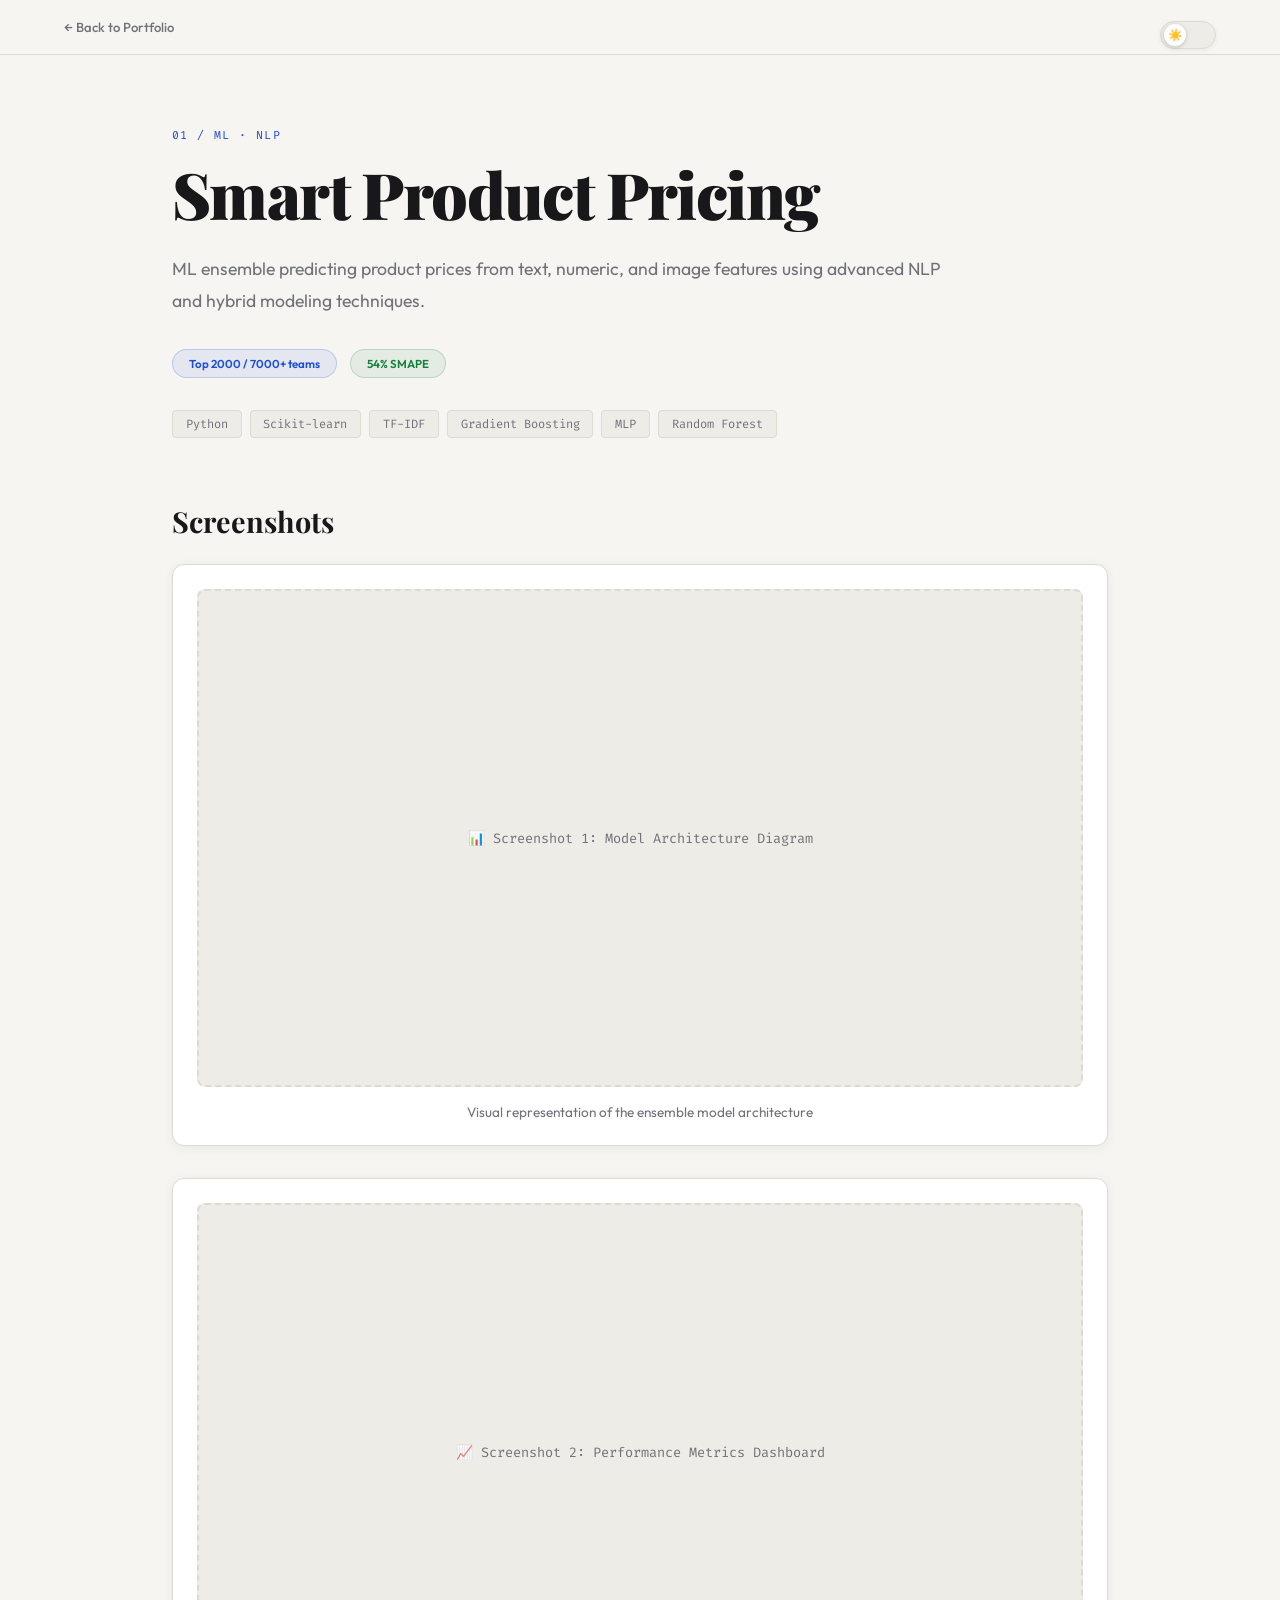
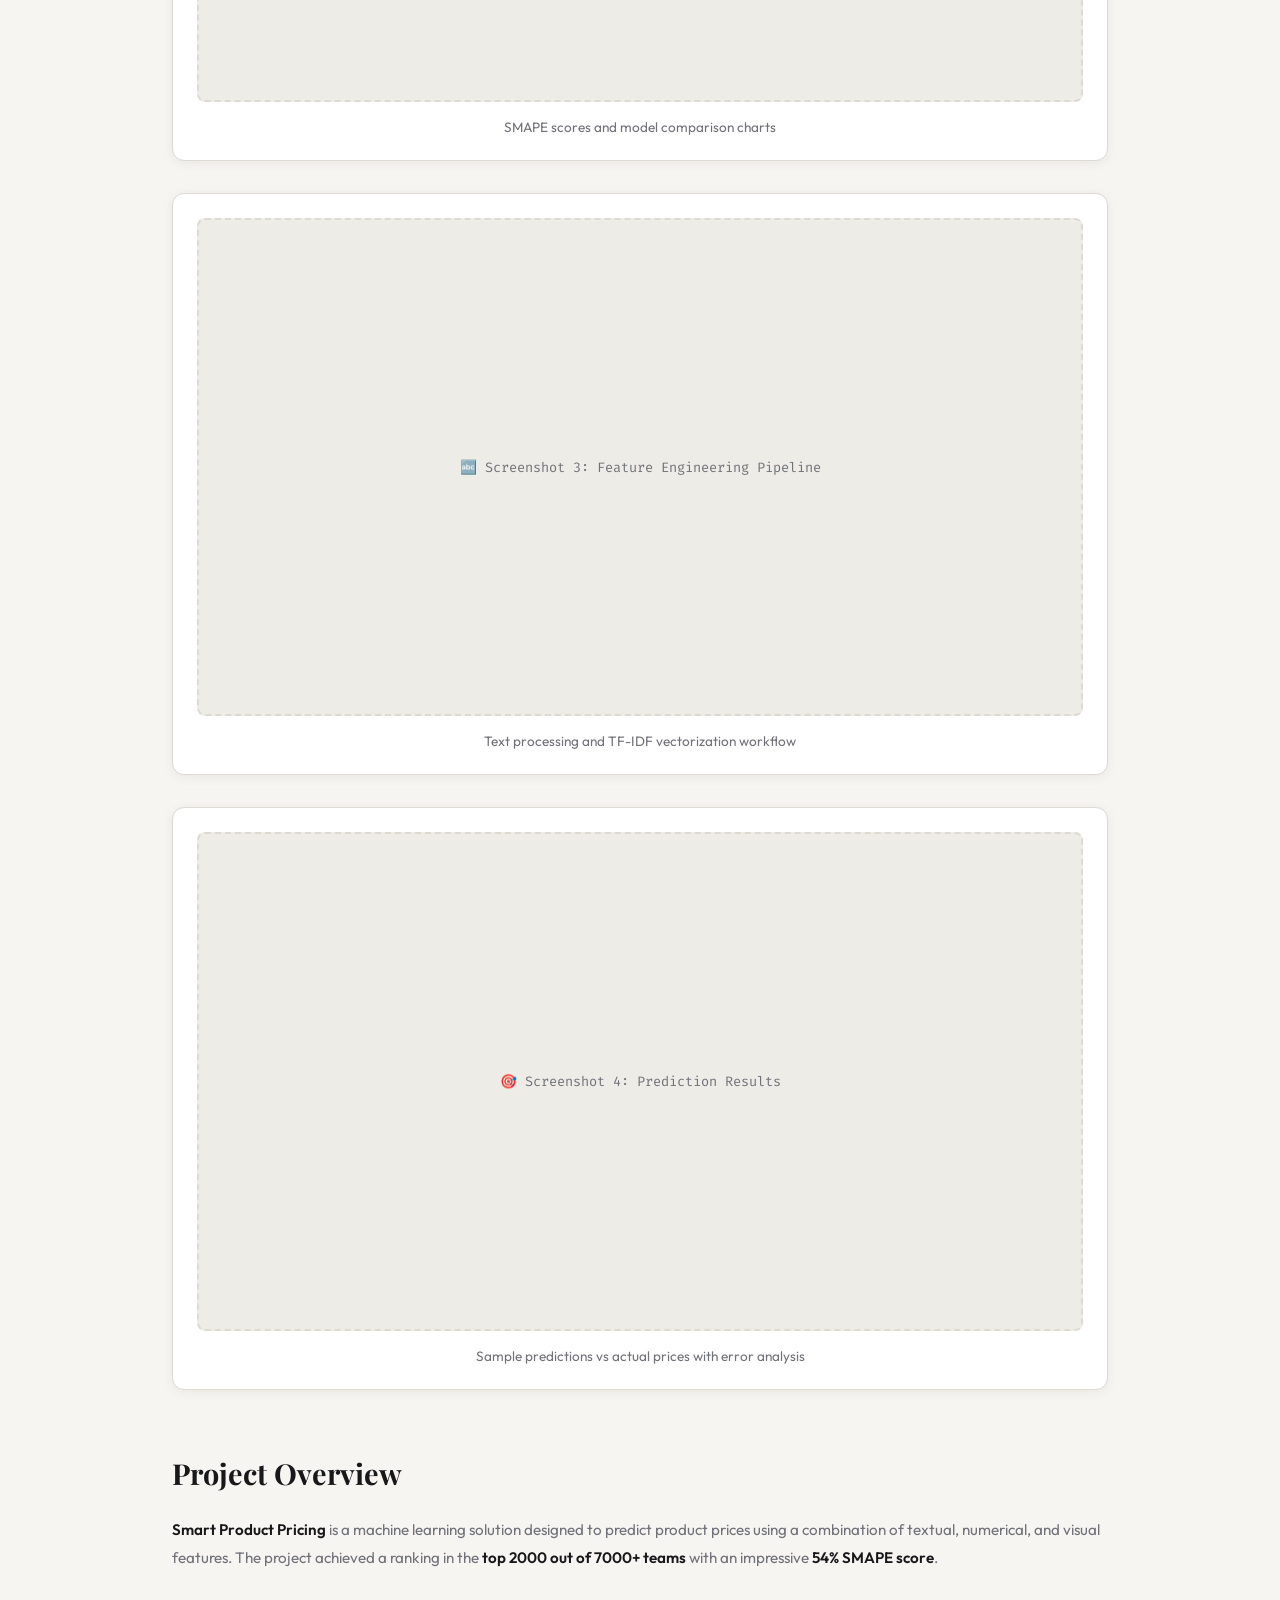
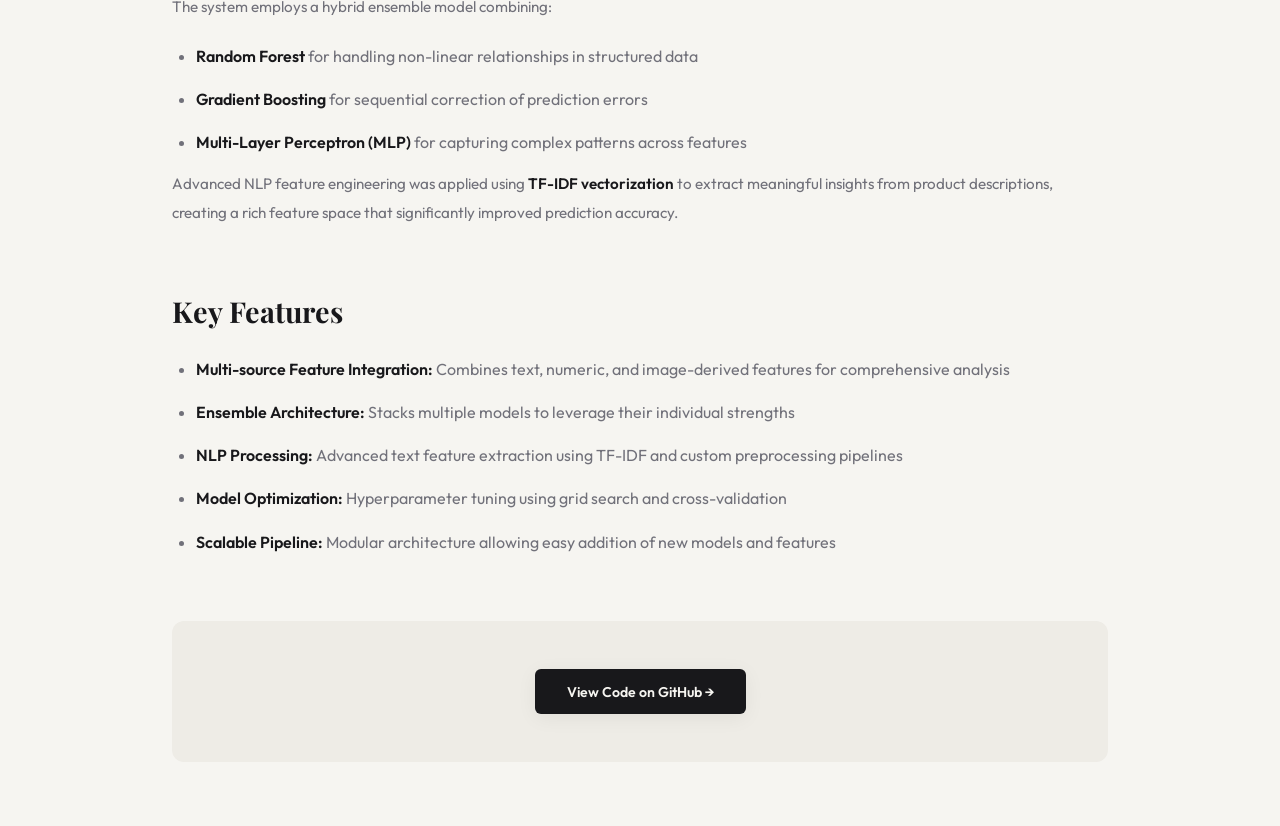
<file: project-pricing.html>
<!DOCTYPE html>
<html lang="en" data-theme="light">
<head>
<meta charset="UTF-8"/>
<meta name="viewport" content="width=device-width, initial-scale=1.0"/>
<!-- SEO, AEO & GEO Optimization Meta Tags -->
<title>Smart Product Pricing | Sagar Agarwal</title>
<meta name="description" content="ML ensemble predicting product prices from text, numeric, and image features using NLP and Gradient Boosting." />
<meta name="author" content="Sagar Agarwal" />
<meta name="robots" content="index, follow" />

<!-- Open Graph / Social -->
<meta property="og:type" content="website" />
<meta property="og:title" content="Smart Product Pricing | Sagar Agarwal" />
<meta property="og:description" content="ML ensemble predicting product prices from text, numeric, and image features using NLP and Gradient Boosting." />

<!-- Twitter -->
<meta name="twitter:card" content="summary_large_image" />
<meta name="twitter:title" content="Smart Product Pricing | Sagar Agarwal" />
<meta name="twitter:description" content="ML ensemble predicting product prices from text, numeric, and image features using NLP and Gradient Boosting." />

<!-- Schema.org / JSON-LD for Answer Engine Optimization (AEO) and Generative Engine Optimization (GEO) -->
<script type="application/ld+json">
{
  "@context": "https://schema.org",
  "@type": "SoftwareApplication",
  "name": "Smart Product Pricing",
  "operatingSystem": "Web",
  "applicationCategory": "BusinessApplication",
  "description": "ML ensemble predicting product prices from text, numeric, and image features using NLP and Gradient Boosting.",
  "author": {
    "@type": "Person",
    "name": "Sagar Agarwal"
  }
}
</script>
<link href="https://fonts.googleapis.com/css2?family=Playfair+Display:ital,wght@0,700;0,900;1,700&family=Outfit:wght@300;400;500;600;700;800&family=Fira+Code:wght@400;500&display=swap" rel="stylesheet"/>
<style>
  :root {
    --bg: #f6f5f1;
    --bg2: #eeece6;
    --surface: #fafaf8;
    --border: #dddad2;
    --accent: #1d4ed8;
    --accent2: #b91c1c;
    --accent3: #15803d;
    --text: #18181b;
    --muted: #71717a;
    --card: #ffffff;
    --shadow: rgba(0,0,0,0.06);
  }
  [data-theme="dark"] {
    --bg: #0e0e0c;
    --bg2: #141410;
    --surface: #1a1a16;
    --border: #2c2c26;
    --accent: #6b9cfa;
    --accent2: #f87171;
    --accent3: #4ade80;
    --text: #f0ede4;
    --muted: #888278;
    --card: #161614;
    --shadow: rgba(0,0,0,0.5);
  }
  
  *, *::before, *::after { box-sizing: border-box; margin: 0; padding: 0; }
  html { scroll-behavior: smooth; }
  body { background: var(--bg); color: var(--text); font-family: 'Outfit', sans-serif; transition: background 0.4s ease, color 0.4s ease; }
  
  .theme-toggle {
    position: fixed; top: 1.3rem; right: 4rem; z-index: 200;
    background: var(--bg2); border: 1px solid var(--border);
    border-radius: 100px; width: 56px; height: 28px;
    cursor: pointer; display: flex; align-items: center; padding: 3px;
    transition: background 0.3s, border 0.3s; box-shadow: 0 1px 4px var(--shadow);
  }
  .toggle-knob {
    width: 22px; height: 22px; border-radius: 50%;
    background: var(--card); box-shadow: 0 1px 4px rgba(0,0,0,0.2);
    transition: transform 0.3s ease; display: flex;
    align-items: center; justify-content: center; font-size: 0.72rem;
  }
  [data-theme="dark"] .toggle-knob { transform: translateX(28px); }
  
  nav {
    position: fixed; top: 0; left: 0; right: 0; z-index: 100;
    display: flex; align-items: center; justify-content: space-between;
    padding: 1.2rem 4rem; backdrop-filter: blur(18px);
    background: rgba(246,245,241,0.85);
    border-bottom: 1px solid var(--border);
    transition: background 0.4s, border 0.4s;
  }
  [data-theme="dark"] nav { background: rgba(14,14,12,0.85); }
  .nav-back { display: inline-flex; align-items: center; gap: 0.5rem; color: var(--muted); text-decoration: none; font-size: 0.82rem; font-weight: 500; transition: all 0.2s; }
  .nav-back:hover { color: var(--text); gap: 0.7rem; }
  
  .container { max-width: 1000px; margin: 0 auto; padding: 8rem 2rem 4rem; }
  
  .project-header { margin-bottom: 4rem; }
  .project-category { font-family: 'Fira Code', monospace; font-size: 0.72rem; color: var(--accent); letter-spacing: 0.12em; text-transform: uppercase; margin-bottom: 1rem; }
  .project-title { font-family: 'Playfair Display', serif; font-weight: 900; font-size: clamp(2.5rem, 5vw, 4rem); letter-spacing: -0.025em; line-height: 1.1; margin-bottom: 1.5rem; }
  .project-subtitle { color: var(--muted); font-size: 1.1rem; line-height: 1.8; max-width: 800px; margin-bottom: 2rem; }
  
  .project-meta { display: flex; flex-wrap: wrap; gap: 0.8rem; margin-bottom: 2rem; }
  .metric { font-size: 0.72rem; font-weight: 600; padding: 0.4rem 1rem; border-radius: 100px; }
  .metric-green { background: rgba(21,128,61,0.08); color: #15803d; border: 1px solid rgba(21,128,61,0.2); }
  .metric-blue { background: rgba(29,78,216,0.08); color: #1d4ed8; border: 1px solid rgba(29,78,216,0.2); }
  [data-theme="dark"] .metric-green { background: rgba(74,222,128,0.1); color: #4ade80; border-color: rgba(74,222,128,0.2); }
  [data-theme="dark"] .metric-blue { background: rgba(107,156,250,0.1); color: #6b9cfa; border-color: rgba(107,156,250,0.2); }
  
  .tech-stack { display: flex; flex-wrap: wrap; gap: 0.5rem; }
  .tag { font-size: 0.75rem; font-family: 'Fira Code', monospace; padding: 0.3rem 0.8rem; border-radius: 4px; background: var(--bg2); border: 1px solid var(--border); color: var(--muted); }
  
  .section { margin-bottom: 4rem; }
  .section-title { font-family: 'Playfair Display', serif; font-weight: 700; font-size: 1.8rem; margin-bottom: 1.5rem; }
  .section-content p { color: var(--muted); line-height: 1.9; font-size: 0.95rem; margin-bottom: 1.2rem; }
  .section-content strong { color: var(--text); font-weight: 600; }
  .section-content ul { margin-left: 1.5rem; color: var(--muted); line-height: 1.9; }
  .section-content ul li { margin-bottom: 0.8rem; }
  
  .screenshots { display: grid; gap: 2rem; }
  .screenshot-item { background: var(--card); border: 1px solid var(--border); border-radius: 12px; padding: 1.5rem; box-shadow: 0 2px 12px var(--shadow); }
  .screenshot-placeholder {
    aspect-ratio: 16/9; background: var(--bg2);
    border: 2px dashed var(--border); border-radius: 8px;
    display: flex; align-items: center; justify-content: center;
    font-family: 'Fira Code', monospace; font-size: 0.85rem;
    color: var(--muted); margin-bottom: 1rem;
  }
  .screenshot-caption { font-size: 0.85rem; color: var(--muted); text-align: center; }
  
  .cta-section { text-align: center; padding: 3rem 2rem; background: var(--bg2); border-radius: 12px; margin-top: 4rem; }
  .btn { display: inline-flex; align-items: center; gap: 0.6rem; padding: 0.85rem 2rem; border-radius: 6px; font-size: 0.88rem; font-weight: 600; text-decoration: none; transition: all 0.25s; }
  .btn-primary { background: var(--text); color: var(--bg); box-shadow: 0 4px 20px var(--shadow); }
  .btn-primary:hover { transform: translateY(-2px); box-shadow: 0 8px 32px var(--shadow); }
  
  @media (max-width: 768px) {
    nav { padding: 1rem 1.5rem; }
    .theme-toggle { right: 1.5rem; }
    .container { padding: 6rem 1.5rem 3rem; }
  }
</style>
  <link rel="stylesheet" href="style.css" />
  <link rel="icon" type="image/png" href="assests/favicon-64.png" />
  <link rel="apple-touch-icon" href="assests/apple-touch-icon.png" />
</head>
<body>

<button class="theme-toggle" id="themeToggle" aria-label="Toggle theme">
  <div class="toggle-knob" id="toggleKnob">☀️</div>
</button>

<nav>
  <a href="index.html" class="nav-back">← Back to Portfolio</a>
</nav>

<div class="container">
  <div class="project-header">
    <div class="project-category">01 / ML · NLP</div>
    <h1 class="project-title">Smart Product Pricing</h1>
    <p class="project-subtitle">ML ensemble predicting product prices from text, numeric, and image features using advanced NLP and hybrid modeling techniques.</p>
    
    <div class="project-meta">
      <span class="metric metric-blue">Top 2000 / 7000+ teams</span>
      <span class="metric metric-green">54% SMAPE</span>
    </div>
    
    <div class="tech-stack">
      <span class="tag">Python</span>
      <span class="tag">Scikit-learn</span>
      <span class="tag">TF-IDF</span>
      <span class="tag">Gradient Boosting</span>
      <span class="tag">MLP</span>
      <span class="tag">Random Forest</span>
    </div>
  </div>
  
  <div class="section">
    <h2 class="section-title">Screenshots</h2>
    <div class="screenshots">
      <div class="screenshot-item">
        <div class="screenshot-placeholder">📊 Screenshot 1: Model Architecture Diagram</div>
        <p class="screenshot-caption">Visual representation of the ensemble model architecture</p>
      </div>
      
      <div class="screenshot-item">
        <div class="screenshot-placeholder">📈 Screenshot 2: Performance Metrics Dashboard</div>
        <p class="screenshot-caption">SMAPE scores and model comparison charts</p>
      </div>
      
      <div class="screenshot-item">
        <div class="screenshot-placeholder">🔤 Screenshot 3: Feature Engineering Pipeline</div>
        <p class="screenshot-caption">Text processing and TF-IDF vectorization workflow</p>
      </div>
      
      <div class="screenshot-item">
        <div class="screenshot-placeholder">🎯 Screenshot 4: Prediction Results</div>
        <p class="screenshot-caption">Sample predictions vs actual prices with error analysis</p>
      </div>
    </div>
  </div>
  
  <div class="section">
    <h2 class="section-title">Project Overview</h2>
    <div class="section-content">
      <p><strong>Smart Product Pricing</strong> is a machine learning solution designed to predict product prices using a combination of textual, numerical, and visual features. The project achieved a ranking in the <strong>top 2000 out of 7000+ teams</strong> with an impressive <strong>54% SMAPE score</strong>.</p>
      
      <p>The system employs a hybrid ensemble model combining:</p>
      <ul>
        <li><strong>Random Forest</strong> for handling non-linear relationships in structured data</li>
        <li><strong>Gradient Boosting</strong> for sequential correction of prediction errors</li>
        <li><strong>Multi-Layer Perceptron (MLP)</strong> for capturing complex patterns across features</li>
      </ul>
      
      <p>Advanced NLP feature engineering was applied using <strong>TF-IDF vectorization</strong> to extract meaningful insights from product descriptions, creating a rich feature space that significantly improved prediction accuracy.</p>
    </div>
  </div>
  
  <div class="section">
    <h2 class="section-title">Key Features</h2>
    <div class="section-content">
      <ul>
        <li><strong>Multi-source Feature Integration:</strong> Combines text, numeric, and image-derived features for comprehensive analysis</li>
        <li><strong>Ensemble Architecture:</strong> Stacks multiple models to leverage their individual strengths</li>
        <li><strong>NLP Processing:</strong> Advanced text feature extraction using TF-IDF and custom preprocessing pipelines</li>
        <li><strong>Model Optimization:</strong> Hyperparameter tuning using grid search and cross-validation</li>
        <li><strong>Scalable Pipeline:</strong> Modular architecture allowing easy addition of new models and features</li>
      </ul>
    </div>
  </div>
  
  <div class="cta-section">
    <a href="https://github.com/SagarAgarwal2/Price-prediction-ml" target="_blank" class="btn btn-primary">View Code on GitHub →</a>
  </div>
</div>

<script>
  const toggle = document.getElementById('themeToggle');
  const knob = document.getElementById('toggleKnob');
  const html = document.documentElement;
  
  const saved = localStorage.getItem('sa-theme') || 'light';
  html.setAttribute('data-theme', saved);
  knob.textContent = saved === 'dark' ? '🌙' : '☀️';
  
  toggle.addEventListener('click', () => {
    const next = html.getAttribute('data-theme') === 'dark' ? 'light' : 'dark';
    html.setAttribute('data-theme', next);
    knob.textContent = next === 'dark' ? '🌙' : '☀️';
    localStorage.setItem('sa-theme', next);
  });
</script>

<style>
.lightbox {
  display: none;
  position: fixed;
  z-index: 9999;
  left: 0;
  top: 0;
  width: 100%;
  height: 100%;
  background-color: rgba(0, 0, 0, 0.9);
  align-items: center;
  justify-content: center;
}
.lightbox.active {
  display: flex;
}
.lightbox-content {
  max-width: 90%;
  max-height: 90%;
  border-radius: 8px;
  box-shadow: 0 4px 20px rgba(0,0,0,0.5);
  animation: zoomIn 0.3s ease;
  user-select: none;
}
.lightbox-close, .lightbox-prev, .lightbox-next {
  position: absolute;
  color: white;
  font-size: 40px;
  font-weight: bold;
  cursor: pointer;
  transition: 0.3s;
  user-select: none;
  z-index: 10000;
}
.lightbox-close {
  top: 20px;
  right: 30px;
}
.lightbox-prev {
  left: 30px;
  top: 50%;
  transform: translateY(-50%);
}
.lightbox-next {
  right: 30px;
  top: 50%;
  transform: translateY(-50%);
}
.lightbox-close:hover, .lightbox-prev:hover, .lightbox-next:hover {
  color: #ccc;
}
@keyframes zoomIn {
  from {transform: scale(0.9); opacity: 0;}
  to {transform: scale(1); opacity: 1;}
}
</style>

<script>
document.addEventListener("DOMContentLoaded", () => {
  const lightbox = document.createElement("div");
  lightbox.id = "lightbox";
  lightbox.className = "lightbox";
  lightbox.innerHTML = `
    <span class="lightbox-close">&times;</span>
    <span class="lightbox-prev">&#10094;</span>
    <img loading="lazy" decoding="async" class="lightbox-content" id="lightbox-img">
    <span class="lightbox-next">&#10095;</span>
  `;
  document.body.appendChild(lightbox);

  const lightboxImg = document.getElementById("lightbox-img");
  const closeBtn = document.querySelector(".lightbox-close");
  const prevBtn = document.querySelector(".lightbox-prev");
  const nextBtn = document.querySelector(".lightbox-next");

  const images = Array.from(document.querySelectorAll(".screenshot-item img"));
  let currentIndex = 0;

  const showImage = (index) => {
    if (images.length === 0) return;
    if (index < 0) index = images.length - 1;
    if (index >= images.length) index = 0;
    currentIndex = index;
    lightboxImg.src = images[currentIndex].src;
  };

  images.forEach((img, index) => {
    img.style.cursor = "zoom-in";
    img.addEventListener("click", () => {
      lightbox.classList.add("active");
      showImage(index);
    });
  });

  closeBtn.addEventListener("click", () => lightbox.classList.remove("active"));
  
  prevBtn.addEventListener("click", (e) => {
    e.stopPropagation();
    showImage(currentIndex - 1);
  });

  nextBtn.addEventListener("click", (e) => {
    e.stopPropagation();
    showImage(currentIndex + 1);
  });

  lightbox.addEventListener("click", (e) => {
    if (e.target !== lightboxImg && e.target !== prevBtn && e.target !== nextBtn) {
      lightbox.classList.remove("active");
    }
  });

  document.addEventListener("keydown", (e) => {
    if (!lightbox.classList.contains("active")) return;
    if (e.key === "Escape") lightbox.classList.remove("active");
    if (e.key === "ArrowLeft") showImage(currentIndex - 1);
    if (e.key === "ArrowRight") showImage(currentIndex + 1);
  });
});
</script>

  <script src="main.js"></script>
</body>
</html>
</file>
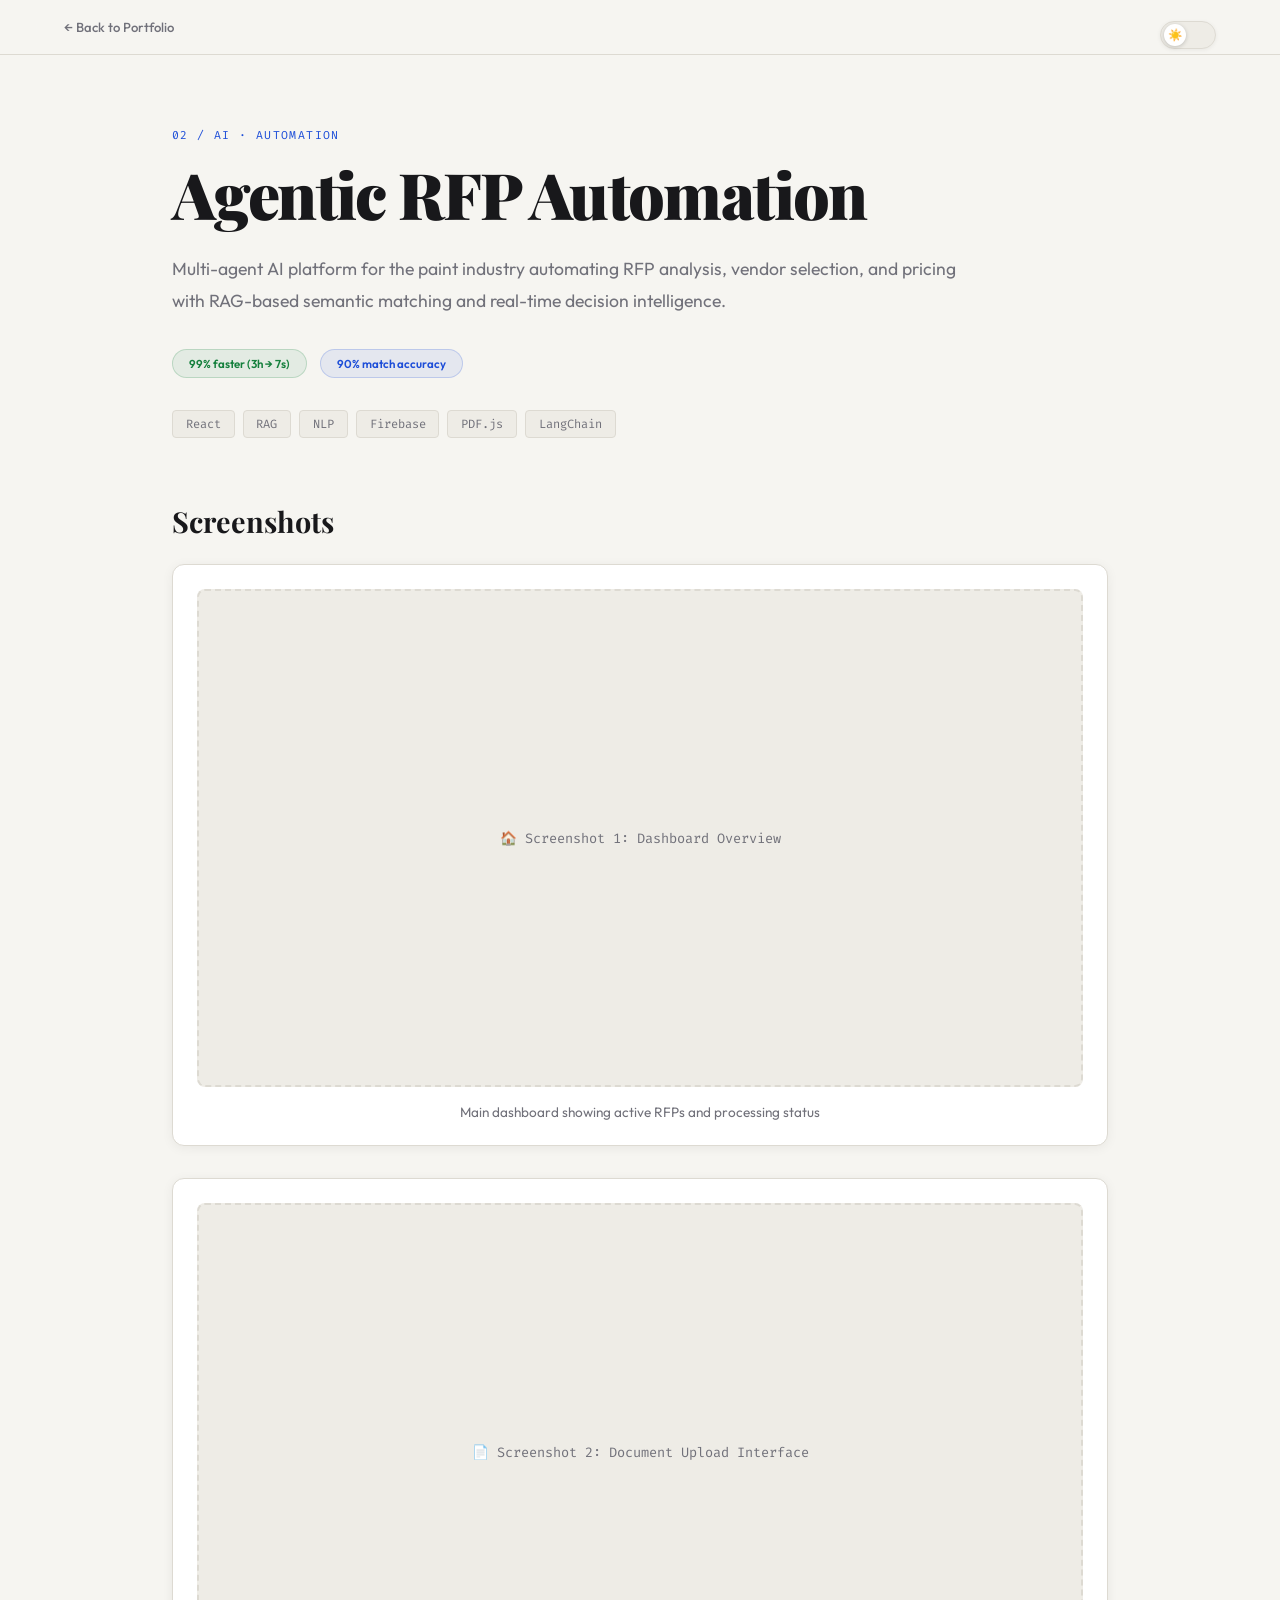
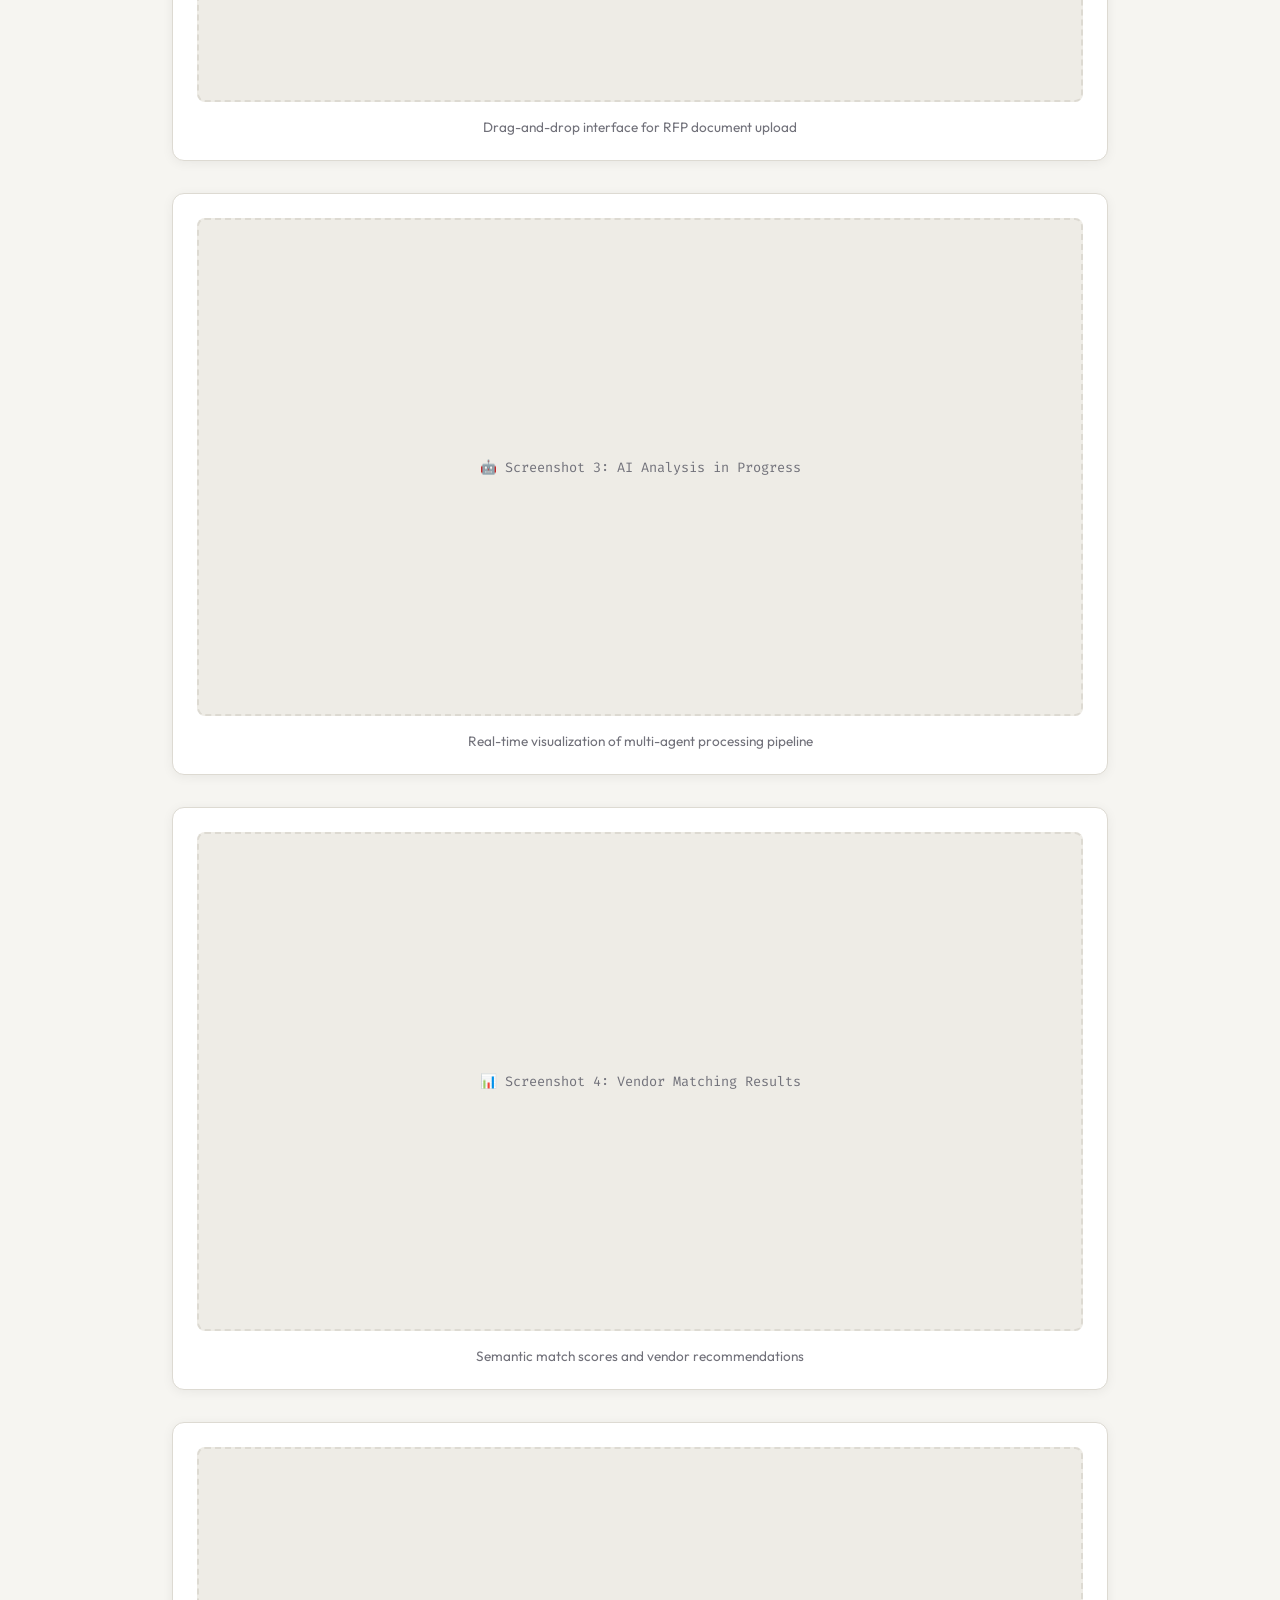
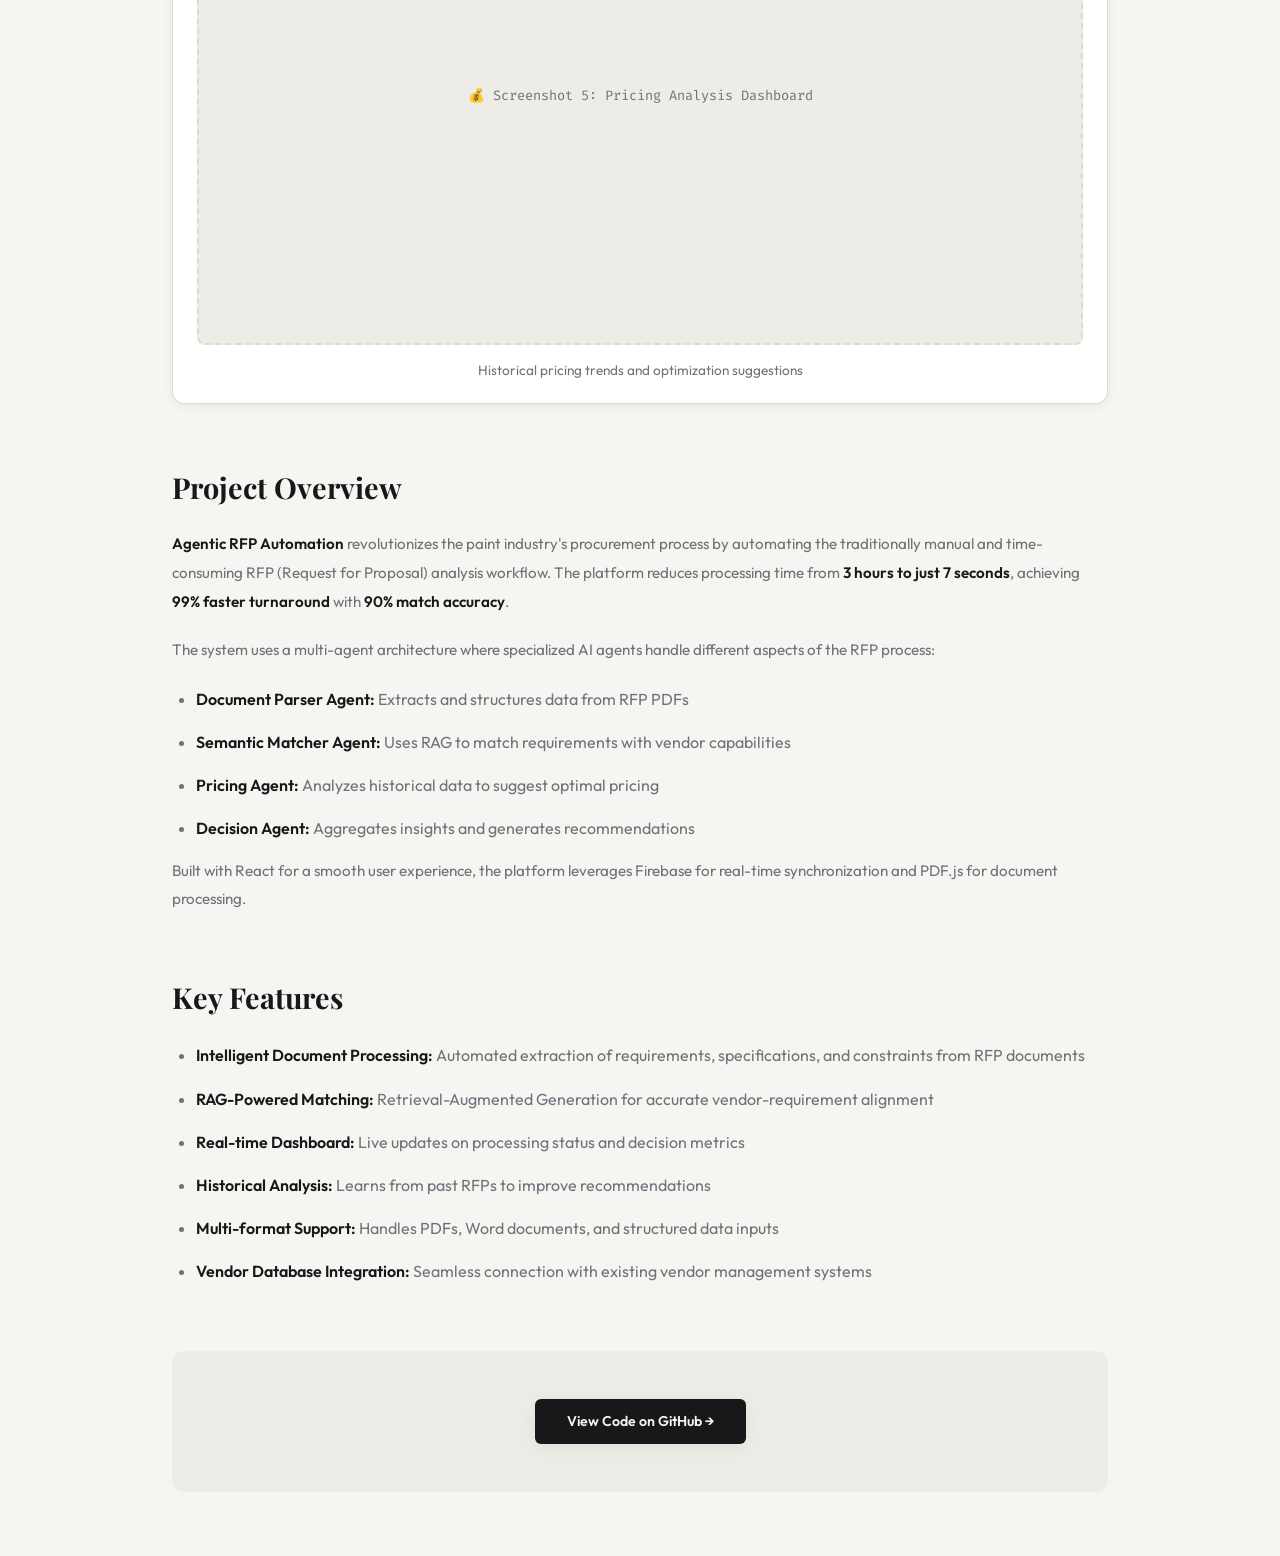
<file: project-rfp.html>
<!DOCTYPE html>
<html lang="en" data-theme="light">
<head>
<meta charset="UTF-8"/>
<meta name="viewport" content="width=device-width, initial-scale=1.0"/>
<!-- SEO, AEO & GEO Optimization Meta Tags -->
<title>Agentic RFP Automation | Sagar Agarwal</title>
<meta name="description" content="Multi-agent AI platform automating RFP analysis, vendor selection, and pricing with real-time decision intelligence." />
<meta name="author" content="Sagar Agarwal" />
<meta name="robots" content="index, follow" />

<!-- Open Graph / Social -->
<meta property="og:type" content="website" />
<meta property="og:title" content="Agentic RFP Automation | Sagar Agarwal" />
<meta property="og:description" content="Multi-agent AI platform automating RFP analysis, vendor selection, and pricing with real-time decision intelligence." />

<!-- Twitter -->
<meta name="twitter:card" content="summary_large_image" />
<meta name="twitter:title" content="Agentic RFP Automation | Sagar Agarwal" />
<meta name="twitter:description" content="Multi-agent AI platform automating RFP analysis, vendor selection, and pricing with real-time decision intelligence." />

<!-- Schema.org / JSON-LD for Answer Engine Optimization (AEO) and Generative Engine Optimization (GEO) -->
<script type="application/ld+json">
{
  "@context": "https://schema.org",
  "@type": "SoftwareApplication",
  "name": "Agentic RFP Automation",
  "operatingSystem": "Web",
  "applicationCategory": "BusinessApplication",
  "description": "Multi-agent AI platform automating RFP analysis, vendor selection, and pricing with real-time decision intelligence.",
  "author": {
    "@type": "Person",
    "name": "Sagar Agarwal"
  }
}
</script>
<link href="https://fonts.googleapis.com/css2?family=Playfair+Display:ital,wght@0,700;0,900;1,700&family=Outfit:wght@300;400;500;600;700;800&family=Fira+Code:wght@400;500&display=swap" rel="stylesheet"/>
<style>
  :root {
    --bg: #f6f5f1;
    --bg2: #eeece6;
    --surface: #fafaf8;
    --border: #dddad2;
    --accent: #1d4ed8;
    --accent2: #b91c1c;
    --accent3: #15803d;
    --text: #18181b;
    --muted: #71717a;
    --card: #ffffff;
    --shadow: rgba(0,0,0,0.06);
  }
  [data-theme="dark"] {
    --bg: #0e0e0c;
    --bg2: #141410;
    --surface: #1a1a16;
    --border: #2c2c26;
    --accent: #6b9cfa;
    --accent2: #f87171;
    --accent3: #4ade80;
    --text: #f0ede4;
    --muted: #888278;
    --card: #161614;
    --shadow: rgba(0,0,0,0.5);
  }
  
  *, *::before, *::after { box-sizing: border-box; margin: 0; padding: 0; }
  html { scroll-behavior: smooth; }
  body { background: var(--bg); color: var(--text); font-family: 'Outfit', sans-serif; transition: background 0.4s ease, color 0.4s ease; }
  
  .theme-toggle {
    position: fixed; top: 1.3rem; right: 4rem; z-index: 200;
    background: var(--bg2); border: 1px solid var(--border);
    border-radius: 100px; width: 56px; height: 28px;
    cursor: pointer; display: flex; align-items: center; padding: 3px;
    transition: background 0.3s, border 0.3s; box-shadow: 0 1px 4px var(--shadow);
  }
  .toggle-knob {
    width: 22px; height: 22px; border-radius: 50%;
    background: var(--card); box-shadow: 0 1px 4px rgba(0,0,0,0.2);
    transition: transform 0.3s ease; display: flex;
    align-items: center; justify-content: center; font-size: 0.72rem;
  }
  [data-theme="dark"] .toggle-knob { transform: translateX(28px); }
  
  nav {
    position: fixed; top: 0; left: 0; right: 0; z-index: 100;
    display: flex; align-items: center; justify-content: space-between;
    padding: 1.2rem 4rem; backdrop-filter: blur(18px);
    background: rgba(246,245,241,0.85);
    border-bottom: 1px solid var(--border);
    transition: background 0.4s, border 0.4s;
  }
  [data-theme="dark"] nav { background: rgba(14,14,12,0.85); }
  .nav-back { display: inline-flex; align-items: center; gap: 0.5rem; color: var(--muted); text-decoration: none; font-size: 0.82rem; font-weight: 500; transition: all 0.2s; }
  .nav-back:hover { color: var(--text); gap: 0.7rem; }
  
  .container { max-width: 1000px; margin: 0 auto; padding: 8rem 2rem 4rem; }
  
  .project-header { margin-bottom: 4rem; }
  .project-category { font-family: 'Fira Code', monospace; font-size: 0.72rem; color: var(--accent); letter-spacing: 0.12em; text-transform: uppercase; margin-bottom: 1rem; }
  .project-title { font-family: 'Playfair Display', serif; font-weight: 900; font-size: clamp(2.5rem, 5vw, 4rem); letter-spacing: -0.025em; line-height: 1.1; margin-bottom: 1.5rem; }
  .project-subtitle { color: var(--muted); font-size: 1.1rem; line-height: 1.8; max-width: 800px; margin-bottom: 2rem; }
  
  .project-meta { display: flex; flex-wrap: wrap; gap: 0.8rem; margin-bottom: 2rem; }
  .metric { font-size: 0.72rem; font-weight: 600; padding: 0.4rem 1rem; border-radius: 100px; }
  .metric-green { background: rgba(21,128,61,0.08); color: #15803d; border: 1px solid rgba(21,128,61,0.2); }
  .metric-blue { background: rgba(29,78,216,0.08); color: #1d4ed8; border: 1px solid rgba(29,78,216,0.2); }
  [data-theme="dark"] .metric-green { background: rgba(74,222,128,0.1); color: #4ade80; border-color: rgba(74,222,128,0.2); }
  [data-theme="dark"] .metric-blue { background: rgba(107,156,250,0.1); color: #6b9cfa; border-color: rgba(107,156,250,0.2); }
  
  .tech-stack { display: flex; flex-wrap: wrap; gap: 0.5rem; }
  .tag { font-size: 0.75rem; font-family: 'Fira Code', monospace; padding: 0.3rem 0.8rem; border-radius: 4px; background: var(--bg2); border: 1px solid var(--border); color: var(--muted); }
  
  .section { margin-bottom: 4rem; }
  .section-title { font-family: 'Playfair Display', serif; font-weight: 700; font-size: 1.8rem; margin-bottom: 1.5rem; }
  .section-content p { color: var(--muted); line-height: 1.9; font-size: 0.95rem; margin-bottom: 1.2rem; }
  .section-content strong { color: var(--text); font-weight: 600; }
  .section-content ul { margin-left: 1.5rem; color: var(--muted); line-height: 1.9; }
  .section-content ul li { margin-bottom: 0.8rem; }
  
  .screenshots { display: grid; gap: 2rem; }
  .screenshot-item { background: var(--card); border: 1px solid var(--border); border-radius: 12px; padding: 1.5rem; box-shadow: 0 2px 12px var(--shadow); }
  .screenshot-placeholder {
    aspect-ratio: 16/9; background: var(--bg2);
    border: 2px dashed var(--border); border-radius: 8px;
    display: flex; align-items: center; justify-content: center;
    font-family: 'Fira Code', monospace; font-size: 0.85rem;
    color: var(--muted); margin-bottom: 1rem;
  }
  .screenshot-caption { font-size: 0.85rem; color: var(--muted); text-align: center; }
  
  .cta-section { text-align: center; padding: 3rem 2rem; background: var(--bg2); border-radius: 12px; margin-top: 4rem; }
  .btn { display: inline-flex; align-items: center; gap: 0.6rem; padding: 0.85rem 2rem; border-radius: 6px; font-size: 0.88rem; font-weight: 600; text-decoration: none; transition: all 0.25s; }
  .btn-primary { background: var(--text); color: var(--bg); box-shadow: 0 4px 20px var(--shadow); }
  .btn-primary:hover { transform: translateY(-2px); box-shadow: 0 8px 32px var(--shadow); }
  
  @media (max-width: 768px) {
    nav { padding: 1rem 1.5rem; }
    .theme-toggle { right: 1.5rem; }
    .container { padding: 6rem 1.5rem 3rem; }
  }
</style>
  <link rel="stylesheet" href="style.css" />
  <link rel="icon" type="image/png" href="assests/favicon-64.png" />
  <link rel="apple-touch-icon" href="assests/apple-touch-icon.png" />
</head>
<body>

<button class="theme-toggle" id="themeToggle" aria-label="Toggle theme">
  <div class="toggle-knob" id="toggleKnob">☀️</div>
</button>

<nav>
  <a href="index.html" class="nav-back">← Back to Portfolio</a>
</nav>

<div class="container">
  <div class="project-header">
    <div class="project-category">02 / AI · Automation</div>
    <h1 class="project-title">Agentic RFP Automation</h1>
    <p class="project-subtitle">Multi-agent AI platform for the paint industry automating RFP analysis, vendor selection, and pricing with RAG-based semantic matching and real-time decision intelligence.</p>
    
    <div class="project-meta">
      <span class="metric metric-green">99% faster (3h → 7s)</span>
      <span class="metric metric-blue">90% match accuracy</span>
    </div>
    
    <div class="tech-stack">
      <span class="tag">React</span>
      <span class="tag">RAG</span>
      <span class="tag">NLP</span>
      <span class="tag">Firebase</span>
      <span class="tag">PDF.js</span>
      <span class="tag">LangChain</span>
    </div>
  </div>
  
  <div class="section">
    <h2 class="section-title">Screenshots</h2>
    <div class="screenshots">
      <div class="screenshot-item">
        <div class="screenshot-placeholder">🏠 Screenshot 1: Dashboard Overview</div>
        <p class="screenshot-caption">Main dashboard showing active RFPs and processing status</p>
      </div>
      
      <div class="screenshot-item">
        <div class="screenshot-placeholder">📄 Screenshot 2: Document Upload Interface</div>
        <p class="screenshot-caption">Drag-and-drop interface for RFP document upload</p>
      </div>
      
      <div class="screenshot-item">
        <div class="screenshot-placeholder">🤖 Screenshot 3: AI Analysis in Progress</div>
        <p class="screenshot-caption">Real-time visualization of multi-agent processing pipeline</p>
      </div>
      
      <div class="screenshot-item">
        <div class="screenshot-placeholder">📊 Screenshot 4: Vendor Matching Results</div>
        <p class="screenshot-caption">Semantic match scores and vendor recommendations</p>
      </div>
      
      <div class="screenshot-item">
        <div class="screenshot-placeholder">💰 Screenshot 5: Pricing Analysis Dashboard</div>
        <p class="screenshot-caption">Historical pricing trends and optimization suggestions</p>
      </div>
    </div>
  </div>
  
  <div class="section">
    <h2 class="section-title">Project Overview</h2>
    <div class="section-content">
      <p><strong>Agentic RFP Automation</strong> revolutionizes the paint industry's procurement process by automating the traditionally manual and time-consuming RFP (Request for Proposal) analysis workflow. The platform reduces processing time from <strong>3 hours to just 7 seconds</strong>, achieving <strong>99% faster turnaround</strong> with <strong>90% match accuracy</strong>.</p>
      
      <p>The system uses a multi-agent architecture where specialized AI agents handle different aspects of the RFP process:</p>
      <ul>
        <li><strong>Document Parser Agent:</strong> Extracts and structures data from RFP PDFs</li>
        <li><strong>Semantic Matcher Agent:</strong> Uses RAG to match requirements with vendor capabilities</li>
        <li><strong>Pricing Agent:</strong> Analyzes historical data to suggest optimal pricing</li>
        <li><strong>Decision Agent:</strong> Aggregates insights and generates recommendations</li>
      </ul>
      
      <p>Built with React for a smooth user experience, the platform leverages Firebase for real-time synchronization and PDF.js for document processing.</p>
    </div>
  </div>
  
  <div class="section">
    <h2 class="section-title">Key Features</h2>
    <div class="section-content">
      <ul>
        <li><strong>Intelligent Document Processing:</strong> Automated extraction of requirements, specifications, and constraints from RFP documents</li>
        <li><strong>RAG-Powered Matching:</strong> Retrieval-Augmented Generation for accurate vendor-requirement alignment</li>
        <li><strong>Real-time Dashboard:</strong> Live updates on processing status and decision metrics</li>
        <li><strong>Historical Analysis:</strong> Learns from past RFPs to improve recommendations</li>
        <li><strong>Multi-format Support:</strong> Handles PDFs, Word documents, and structured data inputs</li>
        <li><strong>Vendor Database Integration:</strong> Seamless connection with existing vendor management systems</li>
      </ul>
    </div>
  </div>
  
  <div class="cta-section">
    <a href="https://github.com/SagarAgarwal2/asianpaints" target="_blank" class="btn btn-primary">View Code on GitHub →</a>
  </div>
</div>

<script>
  const toggle = document.getElementById('themeToggle');
  const knob = document.getElementById('toggleKnob');
  const html = document.documentElement;
  
  const saved = localStorage.getItem('sa-theme') || 'light';
  html.setAttribute('data-theme', saved);
  knob.textContent = saved === 'dark' ? '🌙' : '☀️';
  
  toggle.addEventListener('click', () => {
    const next = html.getAttribute('data-theme') === 'dark' ? 'light' : 'dark';
    html.setAttribute('data-theme', next);
    knob.textContent = next === 'dark' ? '🌙' : '☀️';
    localStorage.setItem('sa-theme', next);
  });
</script>

<style>
.lightbox {
  display: none;
  position: fixed;
  z-index: 9999;
  left: 0;
  top: 0;
  width: 100%;
  height: 100%;
  background-color: rgba(0, 0, 0, 0.9);
  align-items: center;
  justify-content: center;
}
.lightbox.active {
  display: flex;
}
.lightbox-content {
  max-width: 90%;
  max-height: 90%;
  border-radius: 8px;
  box-shadow: 0 4px 20px rgba(0,0,0,0.5);
  animation: zoomIn 0.3s ease;
  user-select: none;
}
.lightbox-close, .lightbox-prev, .lightbox-next {
  position: absolute;
  color: white;
  font-size: 40px;
  font-weight: bold;
  cursor: pointer;
  transition: 0.3s;
  user-select: none;
  z-index: 10000;
}
.lightbox-close {
  top: 20px;
  right: 30px;
}
.lightbox-prev {
  left: 30px;
  top: 50%;
  transform: translateY(-50%);
}
.lightbox-next {
  right: 30px;
  top: 50%;
  transform: translateY(-50%);
}
.lightbox-close:hover, .lightbox-prev:hover, .lightbox-next:hover {
  color: #ccc;
}
@keyframes zoomIn {
  from {transform: scale(0.9); opacity: 0;}
  to {transform: scale(1); opacity: 1;}
}
</style>

<script>
document.addEventListener("DOMContentLoaded", () => {
  const lightbox = document.createElement("div");
  lightbox.id = "lightbox";
  lightbox.className = "lightbox";
  lightbox.innerHTML = `
    <span class="lightbox-close">&times;</span>
    <span class="lightbox-prev">&#10094;</span>
    <img loading="lazy" decoding="async" class="lightbox-content" id="lightbox-img">
    <span class="lightbox-next">&#10095;</span>
  `;
  document.body.appendChild(lightbox);

  const lightboxImg = document.getElementById("lightbox-img");
  const closeBtn = document.querySelector(".lightbox-close");
  const prevBtn = document.querySelector(".lightbox-prev");
  const nextBtn = document.querySelector(".lightbox-next");

  const images = Array.from(document.querySelectorAll(".screenshot-item img"));
  let currentIndex = 0;

  const showImage = (index) => {
    if (images.length === 0) return;
    if (index < 0) index = images.length - 1;
    if (index >= images.length) index = 0;
    currentIndex = index;
    lightboxImg.src = images[currentIndex].src;
  };

  images.forEach((img, index) => {
    img.style.cursor = "zoom-in";
    img.addEventListener("click", () => {
      lightbox.classList.add("active");
      showImage(index);
    });
  });

  closeBtn.addEventListener("click", () => lightbox.classList.remove("active"));
  
  prevBtn.addEventListener("click", (e) => {
    e.stopPropagation();
    showImage(currentIndex - 1);
  });

  nextBtn.addEventListener("click", (e) => {
    e.stopPropagation();
    showImage(currentIndex + 1);
  });

  lightbox.addEventListener("click", (e) => {
    if (e.target !== lightboxImg && e.target !== prevBtn && e.target !== nextBtn) {
      lightbox.classList.remove("active");
    }
  });

  document.addEventListener("keydown", (e) => {
    if (!lightbox.classList.contains("active")) return;
    if (e.key === "Escape") lightbox.classList.remove("active");
    if (e.key === "ArrowLeft") showImage(currentIndex - 1);
    if (e.key === "ArrowRight") showImage(currentIndex + 1);
  });
});
</script>

  <script src="main.js"></script>
</body>
</html>
</file>
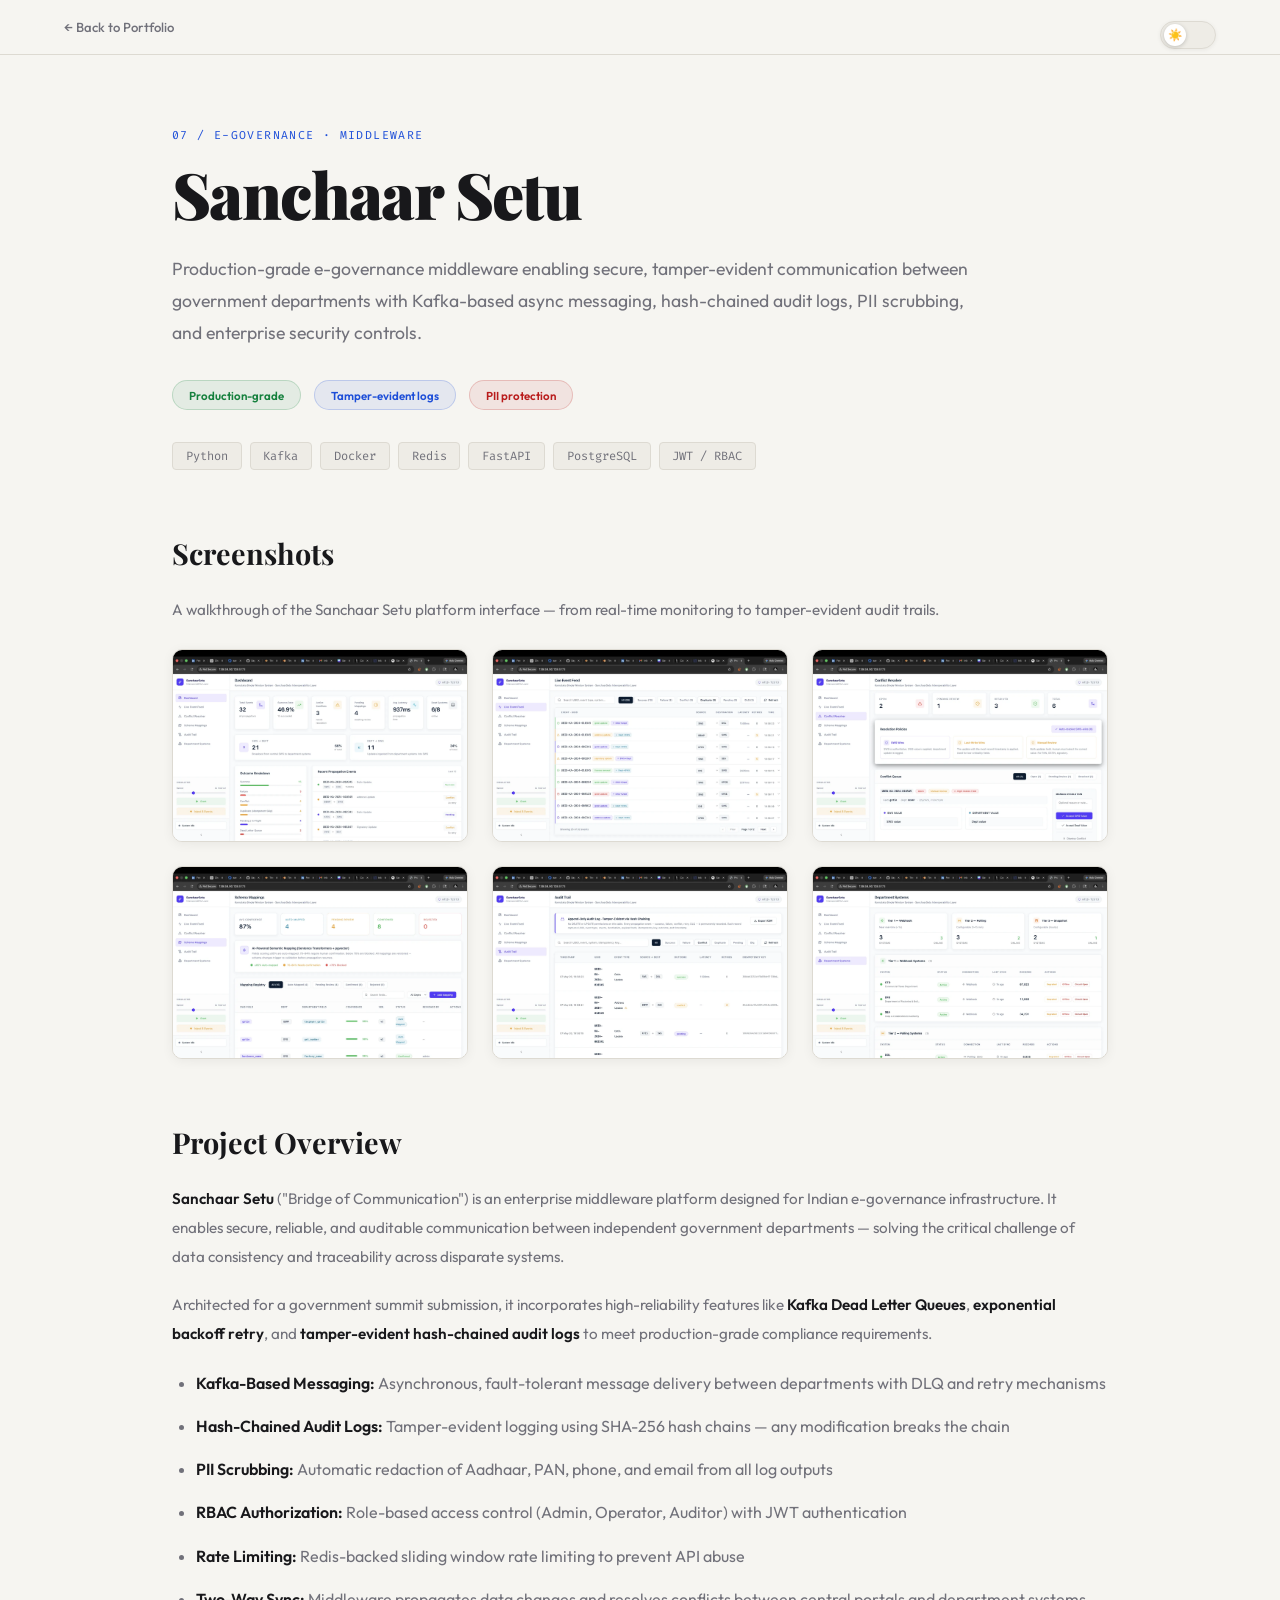
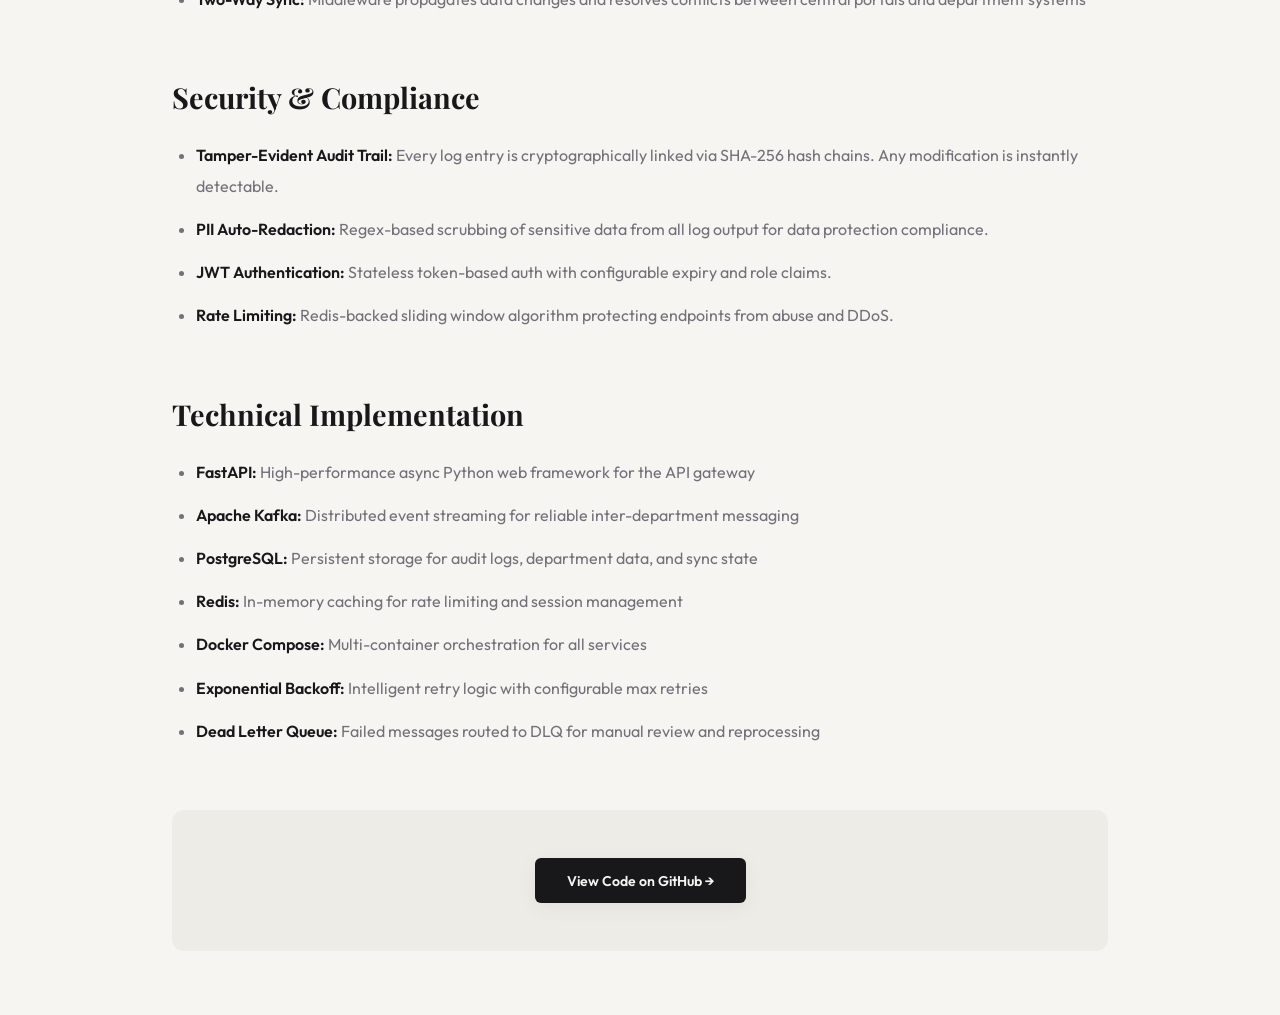
<file: project-sanchaarsetu.html>
<!DOCTYPE html>
<html lang="en" data-theme="light">
<head>
<meta charset="UTF-8"/>
<meta name="viewport" content="width=device-width, initial-scale=1.0"/>
<!-- SEO, AEO & GEO Optimization Meta Tags -->
<title>Sanchaar Setu | Sagar Agarwal</title>
<meta name="description" content="Production-grade e-governance middleware enabling secure, tamper-evident communication between government departments." />
<meta name="author" content="Sagar Agarwal" />
<meta name="robots" content="index, follow" />

<!-- Open Graph / Social -->
<meta property="og:type" content="website" />
<meta property="og:title" content="Sanchaar Setu | Sagar Agarwal" />
<meta property="og:description" content="Production-grade e-governance middleware enabling secure, tamper-evident communication between government departments." />

<!-- Twitter -->
<meta name="twitter:card" content="summary_large_image" />
<meta name="twitter:title" content="Sanchaar Setu | Sagar Agarwal" />
<meta name="twitter:description" content="Production-grade e-governance middleware enabling secure, tamper-evident communication between government departments." />

<!-- Schema.org / JSON-LD for Answer Engine Optimization (AEO) and Generative Engine Optimization (GEO) -->
<script type="application/ld+json">
{
  "@context": "https://schema.org",
  "@type": "SoftwareApplication",
  "name": "Sanchaar Setu",
  "operatingSystem": "Web",
  "applicationCategory": "UtilityApplication",
  "description": "Production-grade e-governance middleware enabling secure, tamper-evident communication between government departments.",
  "author": {
    "@type": "Person",
    "name": "Sagar Agarwal"
  }
}
</script>
<link href="https://fonts.googleapis.com/css2?family=Playfair+Display:ital,wght@0,700;0,900;1,700&family=Outfit:wght@300;400;500;600;700;800&family=Fira+Code:wght@400;500&display=swap" rel="stylesheet"/>
<style>
  :root{--bg:#f6f5f1;--bg2:#eeece6;--surface:#fafaf8;--border:#dddad2;--accent:#1d4ed8;--accent2:#b91c1c;--accent3:#15803d;--text:#18181b;--muted:#71717a;--card:#fff;--shadow:rgba(0,0,0,.06)}
  [data-theme="dark"]{--bg:#0e0e0c;--bg2:#141410;--surface:#1a1a16;--border:#2c2c26;--accent:#6b9cfa;--accent2:#f87171;--accent3:#4ade80;--text:#f0ede4;--muted:#888278;--card:#161614;--shadow:rgba(0,0,0,.5)}
  *,*::before,*::after{box-sizing:border-box;margin:0;padding:0}html{scroll-behavior:smooth}
  body{background:var(--bg);color:var(--text);font-family:'Outfit',sans-serif;transition:background .4s,color .4s}
  .theme-toggle{position:fixed;top:1.3rem;right:4rem;z-index:200;background:var(--bg2);border:1px solid var(--border);border-radius:100px;width:56px;height:28px;cursor:pointer;display:flex;align-items:center;padding:3px;transition:background .3s,border .3s;box-shadow:0 1px 4px var(--shadow)}
  .toggle-knob{width:22px;height:22px;border-radius:50%;background:var(--card);box-shadow:0 1px 4px rgba(0,0,0,.2);transition:transform .3s;display:flex;align-items:center;justify-content:center;font-size:.72rem}
  [data-theme="dark"] .toggle-knob{transform:translateX(28px)}
  nav{position:fixed;top:0;left:0;right:0;z-index:100;display:flex;align-items:center;justify-content:space-between;padding:1.2rem 4rem;backdrop-filter:blur(18px);background:rgba(246,245,241,.85);border-bottom:1px solid var(--border);transition:background .4s,border .4s}
  [data-theme="dark"] nav{background:rgba(14,14,12,.85)}
  .nav-back{display:inline-flex;align-items:center;gap:.5rem;color:var(--muted);text-decoration:none;font-size:.82rem;font-weight:500;transition:all .2s}.nav-back:hover{color:var(--text);gap:.7rem}
  .container{max-width:1000px;margin:0 auto;padding:8rem 2rem 4rem}
  .project-header{margin-bottom:4rem}
  .project-category{font-family:'Fira Code',monospace;font-size:.72rem;color:var(--accent);letter-spacing:.12em;text-transform:uppercase;margin-bottom:1rem}
  .project-title{font-family:'Playfair Display',serif;font-weight:900;font-size:clamp(2.5rem,5vw,4rem);letter-spacing:-.025em;line-height:1.1;margin-bottom:1.5rem}
  .project-subtitle{color:var(--muted);font-size:1.1rem;line-height:1.8;max-width:800px;margin-bottom:2rem}
  .project-meta{display:flex;flex-wrap:wrap;gap:.8rem;margin-bottom:2rem}
  .metric{font-size:.72rem;font-weight:600;padding:.4rem 1rem;border-radius:100px}
  .metric-blue{background:rgba(29,78,216,.08);color:#1d4ed8;border:1px solid rgba(29,78,216,.2)}
  .metric-green{background:rgba(21,128,61,.08);color:#15803d;border:1px solid rgba(21,128,61,.2)}
  .metric-red{background:rgba(185,28,28,.08);color:#b91c1c;border:1px solid rgba(185,28,28,.2)}
  [data-theme="dark"] .metric-blue{background:rgba(107,156,250,.1);color:#6b9cfa;border-color:rgba(107,156,250,.2)}
  [data-theme="dark"] .metric-green{background:rgba(74,222,128,.1);color:#4ade80;border-color:rgba(74,222,128,.2)}
  [data-theme="dark"] .metric-red{background:rgba(248,113,113,.1);color:#f87171;border-color:rgba(248,113,113,.2)}
  .tech-stack{display:flex;flex-wrap:wrap;gap:.5rem}
  .tag{font-size:.75rem;font-family:'Fira Code',monospace;padding:.3rem .8rem;border-radius:4px;background:var(--bg2);border:1px solid var(--border);color:var(--muted)}
  .section{margin-bottom:4rem}
  .section-title{font-family:'Playfair Display',serif;font-weight:700;font-size:1.8rem;margin-bottom:1.5rem}
  .section-content p{color:var(--muted);line-height:1.9;font-size:.95rem;margin-bottom:1.2rem}
  .section-content strong{color:var(--text);font-weight:600}
  .section-content ul{margin-left:1.5rem;color:var(--muted);line-height:1.9}
  .section-content ul li{margin-bottom:.8rem}
  .cta-section{text-align:center;padding:3rem 2rem;background:var(--bg2);border-radius:12px;margin-top:4rem}
  .btn{display:inline-flex;align-items:center;gap:.6rem;padding:.85rem 2rem;border-radius:6px;font-size:.88rem;font-weight:600;text-decoration:none;transition:all .25s}
  .btn-primary{background:var(--text);color:var(--bg);box-shadow:0 4px 20px var(--shadow)}.btn-primary:hover{transform:translateY(-2px);box-shadow:0 8px 32px var(--shadow)}
  .screenshots-grid{display:grid;grid-template-columns:repeat(3,1fr);gap:1.5rem;margin-top:1.5rem}
  .screenshot-item{background:var(--card);border:1px solid var(--border);border-radius:10px;overflow:hidden;box-shadow:0 2px 12px var(--shadow);transition:all .3s}
  .screenshot-item:hover{transform:translateY(-4px);box-shadow:0 12px 36px var(--shadow);border-color:var(--accent)}
  .screenshot-item img{width:100%;display:block;transition:transform .4s}
  .screenshot-item:hover img{transform:scale(1.03)}
  .screenshot-caption{padding:.75rem 1rem;font-size:.78rem;color:var(--muted);line-height:1.5;border-top:1px solid var(--border)}
  @media(max-width:900px){.screenshots-grid{grid-template-columns:repeat(2,1fr)}}
  @media(max-width:768px){nav{padding:1rem 1.5rem}.theme-toggle{right:1.5rem}.container{padding:6rem 1.5rem 3rem}.screenshots-grid{grid-template-columns:1fr}}
</style>
  <link rel="stylesheet" href="style.css" />
  <link rel="icon" type="image/png" href="assests/favicon-64.png" />
  <link rel="apple-touch-icon" href="assests/apple-touch-icon.png" />
</head>
<body>
<button class="theme-toggle" id="themeToggle" aria-label="Toggle theme"><div class="toggle-knob" id="toggleKnob">☀️</div></button>
<nav><a href="index.html" class="nav-back">← Back to Portfolio</a></nav>

<div class="container">
  <div class="project-header">
    <div class="project-category">07 / E-Governance · Middleware</div>
    <h1 class="project-title">Sanchaar Setu</h1>
    <p class="project-subtitle">Production-grade e-governance middleware enabling secure, tamper-evident communication between government departments with Kafka-based async messaging, hash-chained audit logs, PII scrubbing, and enterprise security controls.</p>
    <div class="project-meta">
      <span class="metric metric-green">Production-grade</span>
      <span class="metric metric-blue">Tamper-evident logs</span>
      <span class="metric metric-red">PII protection</span>
    </div>
    <div class="tech-stack">
      <span class="tag">Python</span><span class="tag">Kafka</span><span class="tag">Docker</span><span class="tag">Redis</span><span class="tag">FastAPI</span><span class="tag">PostgreSQL</span><span class="tag">JWT / RBAC</span>
    </div>
  </div>

  <div class="section">
    <h2 class="section-title">Screenshots</h2>
    <div class="section-content">
      <p>A walkthrough of the Sanchaar Setu platform interface — from real-time monitoring to tamper-evident audit trails.</p>
    </div>
    <div class="screenshots-grid">
      <div class="screenshot-item">
        <img src="assests/ss-sanchaarsetu-1.webp" alt="Sanchaar Setu Dashboard" loading="lazy">
      </div>
      <div class="screenshot-item">
        <img src="assests/ss-sanchaarsetu-2.webp" alt="Live Event Feed" loading="lazy">
      </div>
      <div class="screenshot-item">
        <img src="assests/ss-sanchaarsetu-3.webp" alt="Conflict Resolver" loading="lazy">
      </div>
      <div class="screenshot-item">
        <img src="assests/ss-sanchaarsetu-4.webp" alt="Schema Mappings" loading="lazy">
      </div>
      <div class="screenshot-item">
        <img src="assests/ss-sanchaarsetu-5.webp" alt="Audit Trail" loading="lazy">
      </div>
      <div class="screenshot-item">
        <img src="assests/ss-sanchaarsetu-6.webp" alt="Department Systems" loading="lazy">
      </div>
    </div>
  </div>


  <div class="section">
    <h2 class="section-title">Project Overview</h2>
    <div class="section-content">
      <p><strong>Sanchaar Setu</strong> ("Bridge of Communication") is an enterprise middleware platform designed for Indian e-governance infrastructure. It enables secure, reliable, and auditable communication between independent government departments — solving the critical challenge of data consistency and traceability across disparate systems.</p>
      <p>Architected for a government summit submission, it incorporates high-reliability features like <strong>Kafka Dead Letter Queues</strong>, <strong>exponential backoff retry</strong>, and <strong>tamper-evident hash-chained audit logs</strong> to meet production-grade compliance requirements.</p>
      <ul>
        <li><strong>Kafka-Based Messaging:</strong> Asynchronous, fault-tolerant message delivery between departments with DLQ and retry mechanisms</li>
        <li><strong>Hash-Chained Audit Logs:</strong> Tamper-evident logging using SHA-256 hash chains — any modification breaks the chain</li>
        <li><strong>PII Scrubbing:</strong> Automatic redaction of Aadhaar, PAN, phone, and email from all log outputs</li>
        <li><strong>RBAC Authorization:</strong> Role-based access control (Admin, Operator, Auditor) with JWT authentication</li>
        <li><strong>Rate Limiting:</strong> Redis-backed sliding window rate limiting to prevent API abuse</li>
        <li><strong>Two-Way Sync:</strong> Middleware propagates data changes and resolves conflicts between central portals and department systems</li>
      </ul>
    </div>
  </div>

  <div class="section">
    <h2 class="section-title">Security & Compliance</h2>
    <div class="section-content">
      <ul>
        <li><strong>Tamper-Evident Audit Trail:</strong> Every log entry is cryptographically linked via SHA-256 hash chains. Any modification is instantly detectable.</li>
        <li><strong>PII Auto-Redaction:</strong> Regex-based scrubbing of sensitive data from all log output for data protection compliance.</li>
        <li><strong>JWT Authentication:</strong> Stateless token-based auth with configurable expiry and role claims.</li>
        <li><strong>Rate Limiting:</strong> Redis-backed sliding window algorithm protecting endpoints from abuse and DDoS.</li>
      </ul>
    </div>
  </div>

  <div class="section">
    <h2 class="section-title">Technical Implementation</h2>
    <div class="section-content">
      <ul>
        <li><strong>FastAPI:</strong> High-performance async Python web framework for the API gateway</li>
        <li><strong>Apache Kafka:</strong> Distributed event streaming for reliable inter-department messaging</li>
        <li><strong>PostgreSQL:</strong> Persistent storage for audit logs, department data, and sync state</li>
        <li><strong>Redis:</strong> In-memory caching for rate limiting and session management</li>
        <li><strong>Docker Compose:</strong> Multi-container orchestration for all services</li>
        <li><strong>Exponential Backoff:</strong> Intelligent retry logic with configurable max retries</li>
        <li><strong>Dead Letter Queue:</strong> Failed messages routed to DLQ for manual review and reprocessing</li>
      </ul>
    </div>
  </div>

  <div class="cta-section">
    <a href="https://github.com/SagarAgarwal2/sanchaarsetu" target="_blank" class="btn btn-primary">View Code on GitHub →</a>
  </div>
</div>

<script>
  const toggle=document.getElementById('themeToggle'),knob=document.getElementById('toggleKnob'),html=document.documentElement;
  const saved=localStorage.getItem('sa-theme')||'light';html.setAttribute('data-theme',saved);knob.textContent=saved==='dark'?'🌙':'☀️';
  toggle.addEventListener('click',()=>{const next=html.getAttribute('data-theme')==='dark'?'light':'dark';html.setAttribute('data-theme',next);knob.textContent=next==='dark'?'🌙':'☀️';localStorage.setItem('sa-theme',next);});
</script>

<style>
.lightbox {
  display: none;
  position: fixed;
  z-index: 9999;
  left: 0;
  top: 0;
  width: 100%;
  height: 100%;
  background-color: rgba(0, 0, 0, 0.9);
  align-items: center;
  justify-content: center;
}
.lightbox.active {
  display: flex;
}
.lightbox-content {
  max-width: 90%;
  max-height: 90%;
  border-radius: 8px;
  box-shadow: 0 4px 20px rgba(0,0,0,0.5);
  animation: zoomIn 0.3s ease;
  user-select: none;
}
.lightbox-close, .lightbox-prev, .lightbox-next {
  position: absolute;
  color: white;
  font-size: 40px;
  font-weight: bold;
  cursor: pointer;
  transition: 0.3s;
  user-select: none;
  z-index: 10000;
}
.lightbox-close {
  top: 20px;
  right: 30px;
}
.lightbox-prev {
  left: 30px;
  top: 50%;
  transform: translateY(-50%);
}
.lightbox-next {
  right: 30px;
  top: 50%;
  transform: translateY(-50%);
}
.lightbox-close:hover, .lightbox-prev:hover, .lightbox-next:hover {
  color: #ccc;
}
@keyframes zoomIn {
  from {transform: scale(0.9); opacity: 0;}
  to {transform: scale(1); opacity: 1;}
}
</style>

<script>
document.addEventListener("DOMContentLoaded", () => {
  const lightbox = document.createElement("div");
  lightbox.id = "lightbox";
  lightbox.className = "lightbox";
  lightbox.innerHTML = `
    <span class="lightbox-close">&times;</span>
    <span class="lightbox-prev">&#10094;</span>
    <img loading="lazy" decoding="async" class="lightbox-content" id="lightbox-img">
    <span class="lightbox-next">&#10095;</span>
  `;
  document.body.appendChild(lightbox);

  const lightboxImg = document.getElementById("lightbox-img");
  const closeBtn = document.querySelector(".lightbox-close");
  const prevBtn = document.querySelector(".lightbox-prev");
  const nextBtn = document.querySelector(".lightbox-next");

  const images = Array.from(document.querySelectorAll(".screenshot-item img"));
  let currentIndex = 0;

  const showImage = (index) => {
    if (images.length === 0) return;
    if (index < 0) index = images.length - 1;
    if (index >= images.length) index = 0;
    currentIndex = index;
    lightboxImg.src = images[currentIndex].src;
  };

  images.forEach((img, index) => {
    img.style.cursor = "zoom-in";
    img.addEventListener("click", () => {
      lightbox.classList.add("active");
      showImage(index);
    });
  });

  closeBtn.addEventListener("click", () => lightbox.classList.remove("active"));
  
  prevBtn.addEventListener("click", (e) => {
    e.stopPropagation();
    showImage(currentIndex - 1);
  });

  nextBtn.addEventListener("click", (e) => {
    e.stopPropagation();
    showImage(currentIndex + 1);
  });

  lightbox.addEventListener("click", (e) => {
    if (e.target !== lightboxImg && e.target !== prevBtn && e.target !== nextBtn) {
      lightbox.classList.remove("active");
    }
  });

  document.addEventListener("keydown", (e) => {
    if (!lightbox.classList.contains("active")) return;
    if (e.key === "Escape") lightbox.classList.remove("active");
    if (e.key === "ArrowLeft") showImage(currentIndex - 1);
    if (e.key === "ArrowRight") showImage(currentIndex + 1);
  });
});
</script>

  <script src="main.js"></script>
</body>
</html>
</file>
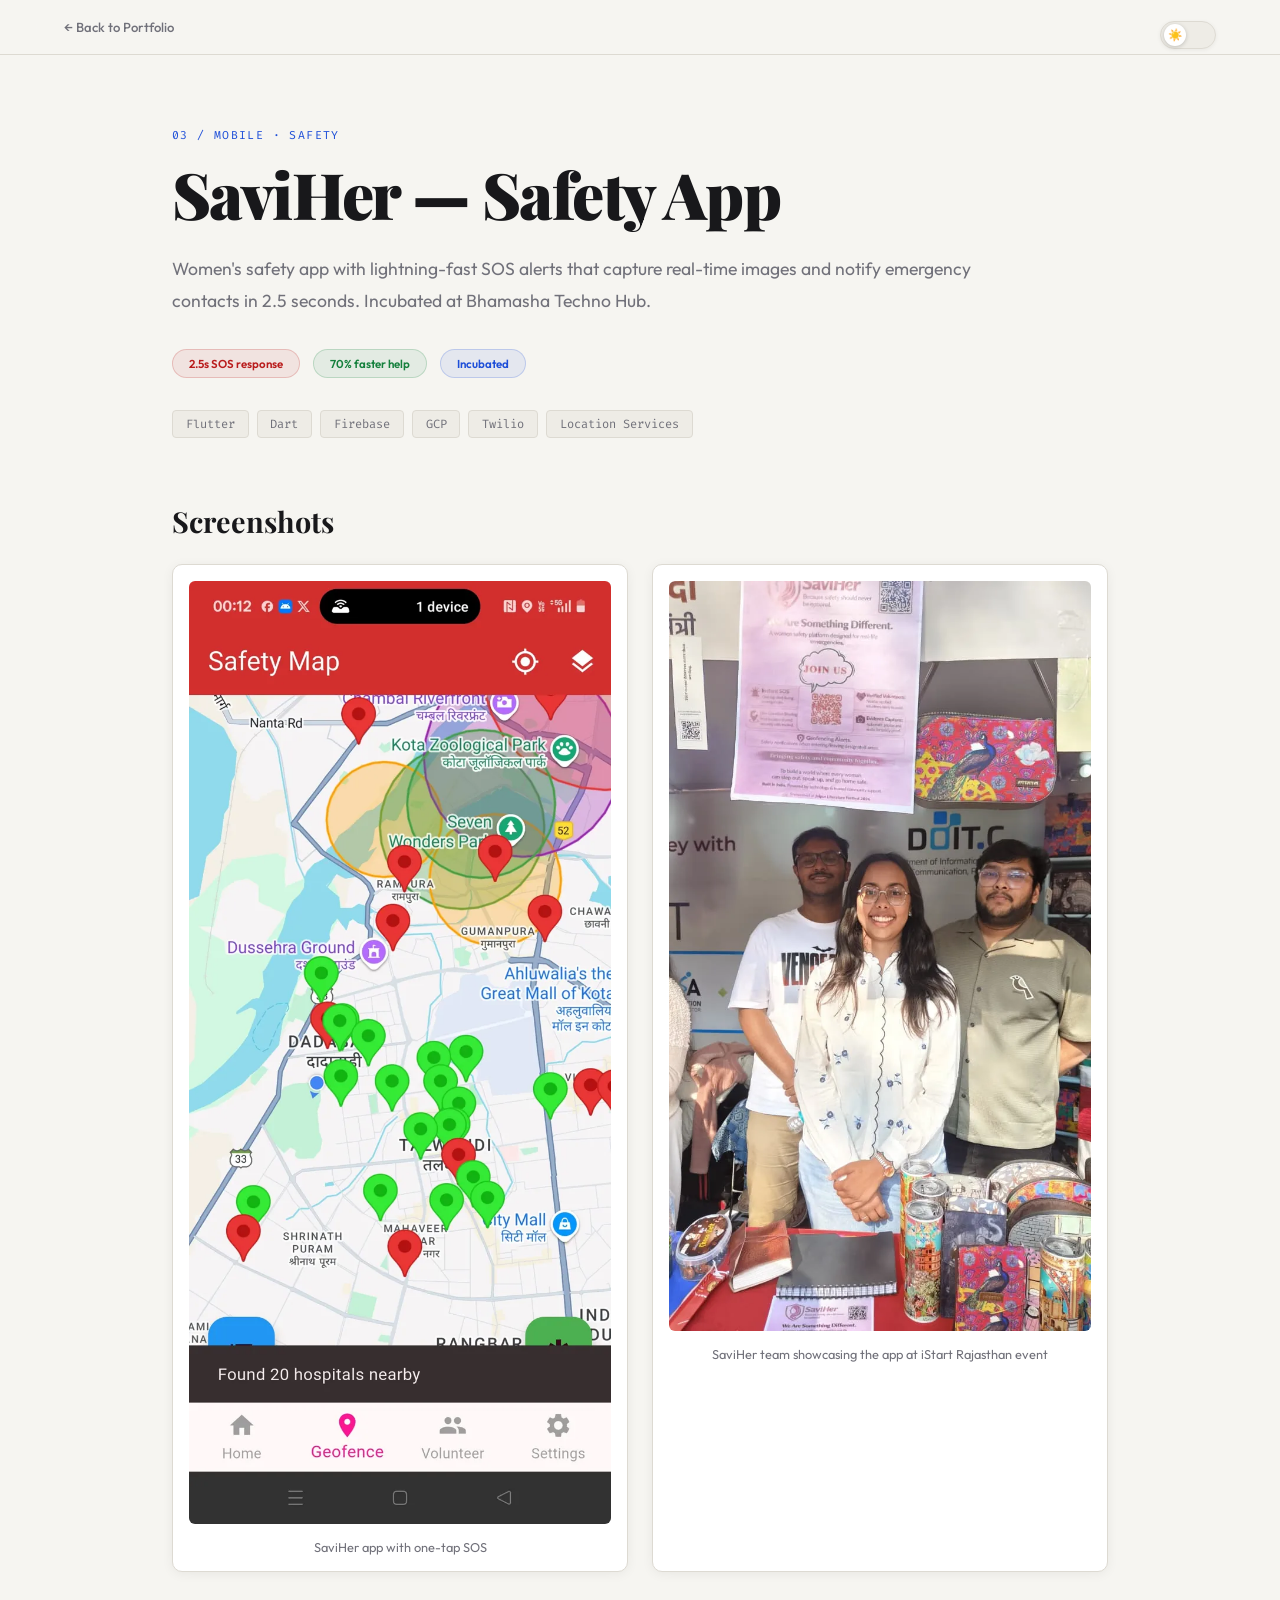
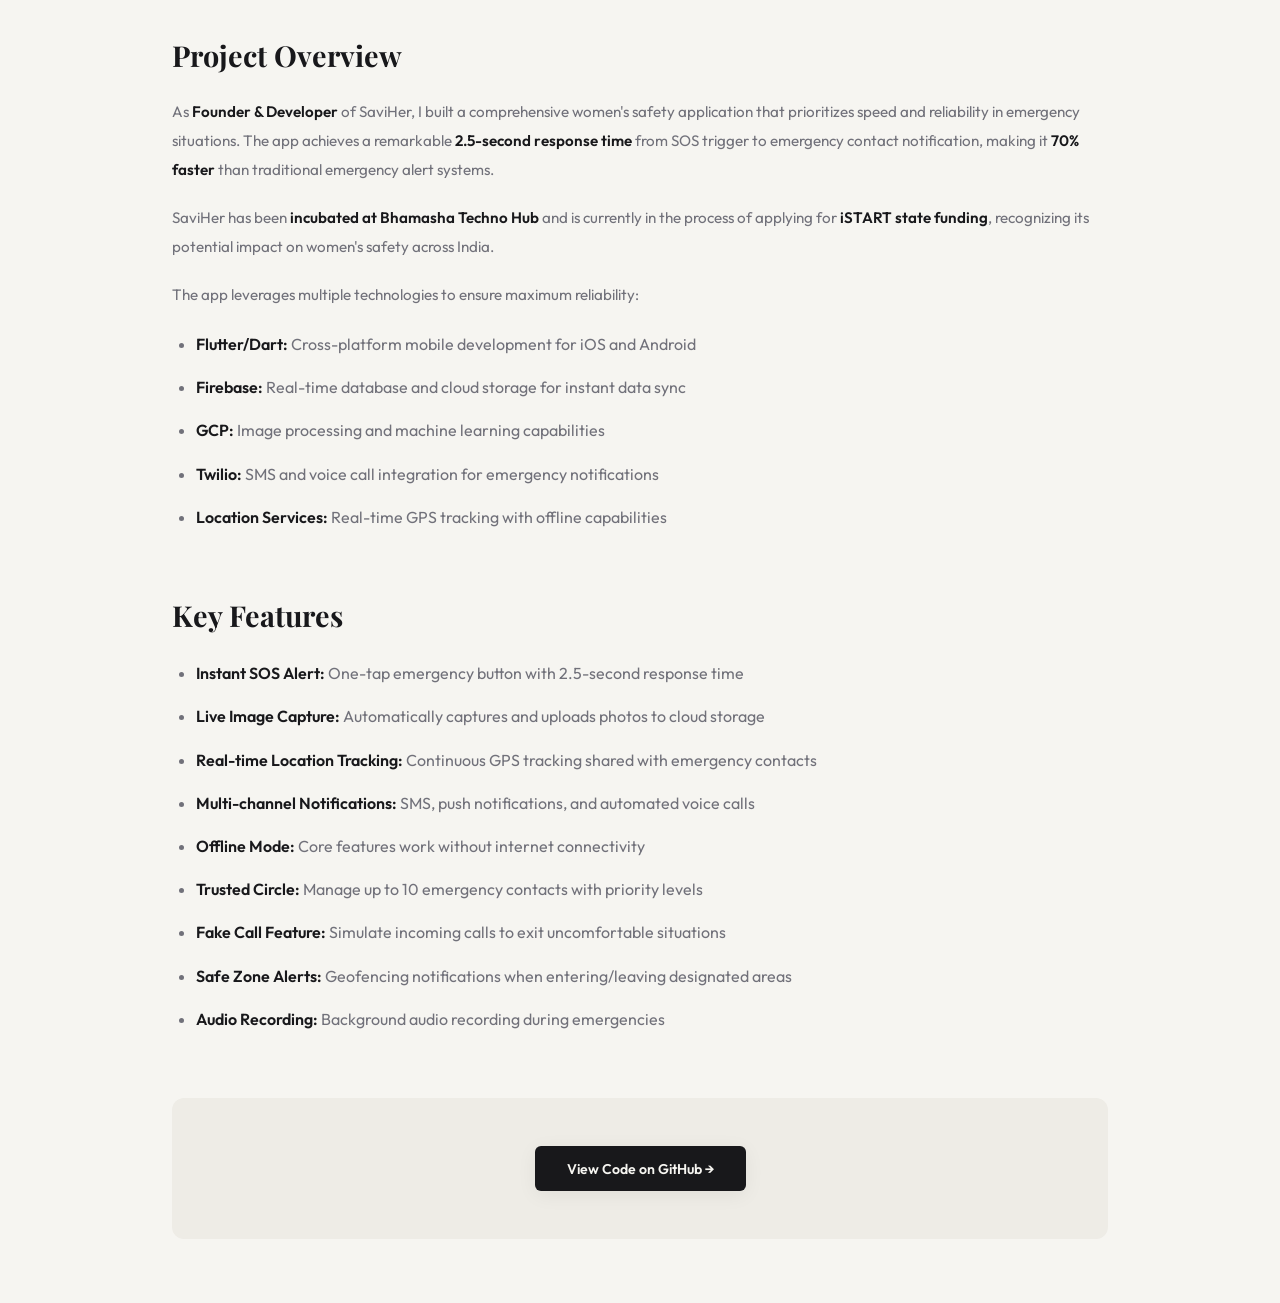
<file: project-saviher.html>
<!DOCTYPE html>
<html lang="en" data-theme="light">
<head>
<meta charset="UTF-8"/>
<meta name="viewport" content="width=device-width, initial-scale=1.0"/>
<!-- SEO, AEO & GEO Optimization Meta Tags -->
<title>SaviHer - Safety App | Sagar Agarwal</title>
<meta name="description" content="Women's safety app with SOS alerts capturing real-time images and notifying emergency contacts in 2.5 seconds." />
<meta name="author" content="Sagar Agarwal" />
<meta name="robots" content="index, follow" />

<!-- Open Graph / Social -->
<meta property="og:type" content="website" />
<meta property="og:title" content="SaviHer - Safety App | Sagar Agarwal" />
<meta property="og:description" content="Women's safety app with SOS alerts capturing real-time images and notifying emergency contacts in 2.5 seconds." />

<!-- Twitter -->
<meta name="twitter:card" content="summary_large_image" />
<meta name="twitter:title" content="SaviHer - Safety App | Sagar Agarwal" />
<meta name="twitter:description" content="Women's safety app with SOS alerts capturing real-time images and notifying emergency contacts in 2.5 seconds." />

<!-- Schema.org / JSON-LD for Answer Engine Optimization (AEO) and Generative Engine Optimization (GEO) -->
<script type="application/ld+json">
{
  "@context": "https://schema.org",
  "@type": "SoftwareApplication",
  "name": "SaviHer - Safety App",
  "operatingSystem": "Android, iOS",
  "applicationCategory": "LifestyleApplication",
  "description": "Women's safety app with SOS alerts capturing real-time images and notifying emergency contacts in 2.5 seconds.",
  "author": {
    "@type": "Person",
    "name": "Sagar Agarwal"
  }
}
</script>
<link href="https://fonts.googleapis.com/css2?family=Playfair+Display:ital,wght@0,700;0,900;1,700&family=Outfit:wght@300;400;500;600;700;800&family=Fira+Code:wght@400;500&display=swap" rel="stylesheet"/>
<style>
  :root {
    --bg: #f6f5f1;
    --bg2: #eeece6;
    --surface: #fafaf8;
    --border: #dddad2;
    --accent: #1d4ed8;
    --accent2: #b91c1c;
    --accent3: #15803d;
    --text: #18181b;
    --muted: #71717a;
    --card: #ffffff;
    --shadow: rgba(0,0,0,0.06);
  }
  [data-theme="dark"] {
    --bg: #0e0e0c;
    --bg2: #141410;
    --surface: #1a1a16;
    --border: #2c2c26;
    --accent: #6b9cfa;
    --accent2: #f87171;
    --accent3: #4ade80;
    --text: #f0ede4;
    --muted: #888278;
    --card: #161614;
    --shadow: rgba(0,0,0,0.5);
  }
  
  *, *::before, *::after { box-sizing: border-box; margin: 0; padding: 0; }
  html { scroll-behavior: smooth; }
  body { background: var(--bg); color: var(--text); font-family: 'Outfit', sans-serif; transition: background 0.4s ease, color 0.4s ease; }
  
  .theme-toggle {
    position: fixed; top: 1.3rem; right: 4rem; z-index: 200;
    background: var(--bg2); border: 1px solid var(--border);
    border-radius: 100px; width: 56px; height: 28px;
    cursor: pointer; display: flex; align-items: center; padding: 3px;
    transition: background 0.3s, border 0.3s; box-shadow: 0 1px 4px var(--shadow);
  }
  .toggle-knob {
    width: 22px; height: 22px; border-radius: 50%;
    background: var(--card); box-shadow: 0 1px 4px rgba(0,0,0,0.2);
    transition: transform 0.3s ease; display: flex;
    align-items: center; justify-content: center; font-size: 0.72rem;
  }
  [data-theme="dark"] .toggle-knob { transform: translateX(28px); }
  
  nav {
    position: fixed; top: 0; left: 0; right: 0; z-index: 100;
    display: flex; align-items: center; justify-content: space-between;
    padding: 1.2rem 4rem; backdrop-filter: blur(18px);
    background: rgba(246,245,241,0.85);
    border-bottom: 1px solid var(--border);
    transition: background 0.4s, border 0.4s;
  }
  [data-theme="dark"] nav { background: rgba(14,14,12,0.85); }
  .nav-back { display: inline-flex; align-items: center; gap: 0.5rem; color: var(--muted); text-decoration: none; font-size: 0.82rem; font-weight: 500; transition: all 0.2s; }
  .nav-back:hover { color: var(--text); gap: 0.7rem; }
  
  .container { max-width: 1000px; margin: 0 auto; padding: 8rem 2rem 4rem; }
  
  .project-header { margin-bottom: 4rem; }
  .project-category { font-family: 'Fira Code', monospace; font-size: 0.72rem; color: var(--accent); letter-spacing: 0.12em; text-transform: uppercase; margin-bottom: 1rem; }
  .project-title { font-family: 'Playfair Display', serif; font-weight: 900; font-size: clamp(2.5rem, 5vw, 4rem); letter-spacing: -0.025em; line-height: 1.1; margin-bottom: 1.5rem; }
  .project-subtitle { color: var(--muted); font-size: 1.1rem; line-height: 1.8; max-width: 800px; margin-bottom: 2rem; }
  
  .project-meta { display: flex; flex-wrap: wrap; gap: 0.8rem; margin-bottom: 2rem; }
  .metric { font-size: 0.72rem; font-weight: 600; padding: 0.4rem 1rem; border-radius: 100px; }
  .metric-red { background: rgba(185,28,28,0.08); color: #b91c1c; border: 1px solid rgba(185,28,28,0.2); }
  .metric-green { background: rgba(21,128,61,0.08); color: #15803d; border: 1px solid rgba(21,128,61,0.2); }
  .metric-blue { background: rgba(29,78,216,0.08); color: #1d4ed8; border: 1px solid rgba(29,78,216,0.2); }
  [data-theme="dark"] .metric-red { background: rgba(248,113,113,0.1); color: #f87171; border-color: rgba(248,113,113,0.2); }
  [data-theme="dark"] .metric-green { background: rgba(74,222,128,0.1); color: #4ade80; border-color: rgba(74,222,128,0.2); }
  [data-theme="dark"] .metric-blue { background: rgba(107,156,250,0.1); color: #6b9cfa; border-color: rgba(107,156,250,0.2); }
  
  .tech-stack { display: flex; flex-wrap: wrap; gap: 0.5rem; }
  .tag { font-size: 0.75rem; font-family: 'Fira Code', monospace; padding: 0.3rem 0.8rem; border-radius: 4px; background: var(--bg2); border: 1px solid var(--border); color: var(--muted); }
  
  .section { margin-bottom: 4rem; }
  .section-title { font-family: 'Playfair Display', serif; font-weight: 700; font-size: 1.8rem; margin-bottom: 1.5rem; }
  .section-content p { color: var(--muted); line-height: 1.9; font-size: 0.95rem; margin-bottom: 1.2rem; }
  .section-content strong { color: var(--text); font-weight: 600; }
  .section-content ul { margin-left: 1.5rem; color: var(--muted); line-height: 1.9; }
  .section-content ul li { margin-bottom: 0.8rem; }
  
  .screenshots { display: grid; grid-template-columns: repeat(2, 1fr); gap: 1.5rem; }
  .screenshot-item { background: var(--card); border: 1px solid var(--border); border-radius: 10px; padding: 1rem; box-shadow: 0 2px 12px var(--shadow); }
  .screenshot-placeholder {
    aspect-ratio: 9/16; background: var(--bg2);
    border: 2px dashed var(--border); border-radius: 6px;
    display: flex; align-items: center; justify-content: center;
    font-family: 'Fira Code', monospace; font-size: 0.75rem;
    color: var(--muted); margin-bottom: 0.7rem;
  }
  .screenshot-caption { font-size: 0.8rem; color: var(--muted); text-align: center; }
  
  .cta-section { text-align: center; padding: 3rem 2rem; background: var(--bg2); border-radius: 12px; margin-top: 4rem; }
  .btn { display: inline-flex; align-items: center; gap: 0.6rem; padding: 0.85rem 2rem; border-radius: 6px; font-size: 0.88rem; font-weight: 600; text-decoration: none; transition: all 0.25s; }
  .btn-primary { background: var(--text); color: var(--bg); box-shadow: 0 4px 20px var(--shadow); }
  .btn-primary:hover { transform: translateY(-2px); box-shadow: 0 8px 32px var(--shadow); }
  
  @media (max-width: 768px) {
    nav { padding: 1rem 1.5rem; }
    .theme-toggle { right: 1.5rem; }
    .container { padding: 6rem 1.5rem 3rem; }
    .screenshots { grid-template-columns: 1fr; }
  }
</style>
  <link rel="stylesheet" href="style.css" />
  <link rel="icon" type="image/png" href="assests/favicon-64.png" />
  <link rel="apple-touch-icon" href="assests/apple-touch-icon.png" />
</head>
<body>

<button class="theme-toggle" id="themeToggle" aria-label="Toggle theme">
  <div class="toggle-knob" id="toggleKnob">☀️</div>
</button>

<nav>
  <a href="index.html" class="nav-back">← Back to Portfolio</a>
</nav>

<div class="container">
  <div class="project-header">
    <div class="project-category">03 / Mobile · Safety</div>
    <h1 class="project-title">SaviHer — Safety App</h1>
    <p class="project-subtitle">Women's safety app with lightning-fast SOS alerts that capture real-time images and notify emergency contacts in 2.5 seconds. Incubated at Bhamasha Techno Hub.</p>
    
    <div class="project-meta">
      <span class="metric metric-red">2.5s SOS response</span>
      <span class="metric metric-green">70% faster help</span>
      <span class="metric metric-blue">Incubated</span>
    </div>
    
    <div class="tech-stack">
      <span class="tag">Flutter</span>
      <span class="tag">Dart</span>
      <span class="tag">Firebase</span>
      <span class="tag">GCP</span>
      <span class="tag">Twilio</span>
      <span class="tag">Location Services</span>
    </div>
  </div>
  
  <div class="section">
    <h2 class="section-title">Screenshots</h2>
    <div class="screenshots">
      <div class="screenshot-item">
        <img loading="lazy" decoding="async" src="assests/saviher.webp" alt="SaviHer app" style="width: 100%; border-radius: 6px; margin-bottom: 0.7rem; object-fit: cover;">
        <p class="screenshot-caption">SaviHer app with one-tap SOS</p>
      </div>
      
      <div class="screenshot-item">
        <img loading="lazy" decoding="async" src="assests/saviher2.webp" alt="SaviHer Team at Event" style="width: 100%; border-radius: 6px; margin-bottom: 0.7rem; object-fit: cover;">
        <p class="screenshot-caption">SaviHer team showcasing the app at iStart Rajasthan event</p>
      </div>
    </div>
  </div>
  
  <div class="section">
    <h2 class="section-title">Project Overview</h2>
    <div class="section-content">
      <p>As <strong>Founder & Developer</strong> of SaviHer, I built a comprehensive women's safety application that prioritizes speed and reliability in emergency situations. The app achieves a remarkable <strong>2.5-second response time</strong> from SOS trigger to emergency contact notification, making it <strong>70% faster</strong> than traditional emergency alert systems.</p>
      
      <p>SaviHer has been <strong>incubated at Bhamasha Techno Hub</strong> and is currently in the process of applying for <strong>iSTART state funding</strong>, recognizing its potential impact on women's safety across India.</p>
      
      <p>The app leverages multiple technologies to ensure maximum reliability:</p>
      <ul>
        <li><strong>Flutter/Dart:</strong> Cross-platform mobile development for iOS and Android</li>
        <li><strong>Firebase:</strong> Real-time database and cloud storage for instant data sync</li>
        <li><strong>GCP:</strong> Image processing and machine learning capabilities</li>
        <li><strong>Twilio:</strong> SMS and voice call integration for emergency notifications</li>
        <li><strong>Location Services:</strong> Real-time GPS tracking with offline capabilities</li>
      </ul>
    </div>
  </div>
  
  <div class="section">
    <h2 class="section-title">Key Features</h2>
    <div class="section-content">
      <ul>
        <li><strong>Instant SOS Alert:</strong> One-tap emergency button with 2.5-second response time</li>
        <li><strong>Live Image Capture:</strong> Automatically captures and uploads photos to cloud storage</li>
        <li><strong>Real-time Location Tracking:</strong> Continuous GPS tracking shared with emergency contacts</li>
        <li><strong>Multi-channel Notifications:</strong> SMS, push notifications, and automated voice calls</li>
        <li><strong>Offline Mode:</strong> Core features work without internet connectivity</li>
        <li><strong>Trusted Circle:</strong> Manage up to 10 emergency contacts with priority levels</li>
        <li><strong>Fake Call Feature:</strong> Simulate incoming calls to exit uncomfortable situations</li>
        <li><strong>Safe Zone Alerts:</strong> Geofencing notifications when entering/leaving designated areas</li>
        <li><strong>Audio Recording:</strong> Background audio recording during emergencies</li>
      </ul>
    </div>
  </div>
  
  <div class="cta-section">
    <a href="https://github.com/SagarAgarwal2/Saviher-app" target="_blank" class="btn btn-primary">View Code on GitHub →</a>
  </div>
</div>

<script>
  const toggle = document.getElementById('themeToggle');
  const knob = document.getElementById('toggleKnob');
  const html = document.documentElement;
  
  const saved = localStorage.getItem('sa-theme') || 'light';
  html.setAttribute('data-theme', saved);
  knob.textContent = saved === 'dark' ? '🌙' : '☀️';
  
  toggle.addEventListener('click', () => {
    const next = html.getAttribute('data-theme') === 'dark' ? 'light' : 'dark';
    html.setAttribute('data-theme', next);
    knob.textContent = next === 'dark' ? '🌙' : '☀️';
    localStorage.setItem('sa-theme', next);
  });
</script>

<style>
.lightbox {
  display: none;
  position: fixed;
  z-index: 9999;
  left: 0;
  top: 0;
  width: 100%;
  height: 100%;
  background-color: rgba(0, 0, 0, 0.9);
  align-items: center;
  justify-content: center;
}
.lightbox.active {
  display: flex;
}
.lightbox-content {
  max-width: 90%;
  max-height: 90%;
  border-radius: 8px;
  box-shadow: 0 4px 20px rgba(0,0,0,0.5);
  animation: zoomIn 0.3s ease;
  user-select: none;
}
.lightbox-close, .lightbox-prev, .lightbox-next {
  position: absolute;
  color: white;
  font-size: 40px;
  font-weight: bold;
  cursor: pointer;
  transition: 0.3s;
  user-select: none;
  z-index: 10000;
}
.lightbox-close {
  top: 20px;
  right: 30px;
}
.lightbox-prev {
  left: 30px;
  top: 50%;
  transform: translateY(-50%);
}
.lightbox-next {
  right: 30px;
  top: 50%;
  transform: translateY(-50%);
}
.lightbox-close:hover, .lightbox-prev:hover, .lightbox-next:hover {
  color: #ccc;
}
@keyframes zoomIn {
  from {transform: scale(0.9); opacity: 0;}
  to {transform: scale(1); opacity: 1;}
}
</style>

<script>
document.addEventListener("DOMContentLoaded", () => {
  const lightbox = document.createElement("div");
  lightbox.id = "lightbox";
  lightbox.className = "lightbox";
  lightbox.innerHTML = `
    <span class="lightbox-close">&times;</span>
    <span class="lightbox-prev">&#10094;</span>
    <img loading="lazy" decoding="async" class="lightbox-content" id="lightbox-img">
    <span class="lightbox-next">&#10095;</span>
  `;
  document.body.appendChild(lightbox);

  const lightboxImg = document.getElementById("lightbox-img");
  const closeBtn = document.querySelector(".lightbox-close");
  const prevBtn = document.querySelector(".lightbox-prev");
  const nextBtn = document.querySelector(".lightbox-next");

  const images = Array.from(document.querySelectorAll(".screenshot-item img"));
  let currentIndex = 0;

  const showImage = (index) => {
    if (images.length === 0) return;
    if (index < 0) index = images.length - 1;
    if (index >= images.length) index = 0;
    currentIndex = index;
    lightboxImg.src = images[currentIndex].src;
  };

  images.forEach((img, index) => {
    img.style.cursor = "zoom-in";
    img.addEventListener("click", () => {
      lightbox.classList.add("active");
      showImage(index);
    });
  });

  closeBtn.addEventListener("click", () => lightbox.classList.remove("active"));
  
  prevBtn.addEventListener("click", (e) => {
    e.stopPropagation();
    showImage(currentIndex - 1);
  });

  nextBtn.addEventListener("click", (e) => {
    e.stopPropagation();
    showImage(currentIndex + 1);
  });

  lightbox.addEventListener("click", (e) => {
    if (e.target !== lightboxImg && e.target !== prevBtn && e.target !== nextBtn) {
      lightbox.classList.remove("active");
    }
  });

  document.addEventListener("keydown", (e) => {
    if (!lightbox.classList.contains("active")) return;
    if (e.key === "Escape") lightbox.classList.remove("active");
    if (e.key === "ArrowLeft") showImage(currentIndex - 1);
    if (e.key === "ArrowRight") showImage(currentIndex + 1);
  });
});
</script>

  <script src="main.js"></script>
</body>
</html>
</file>
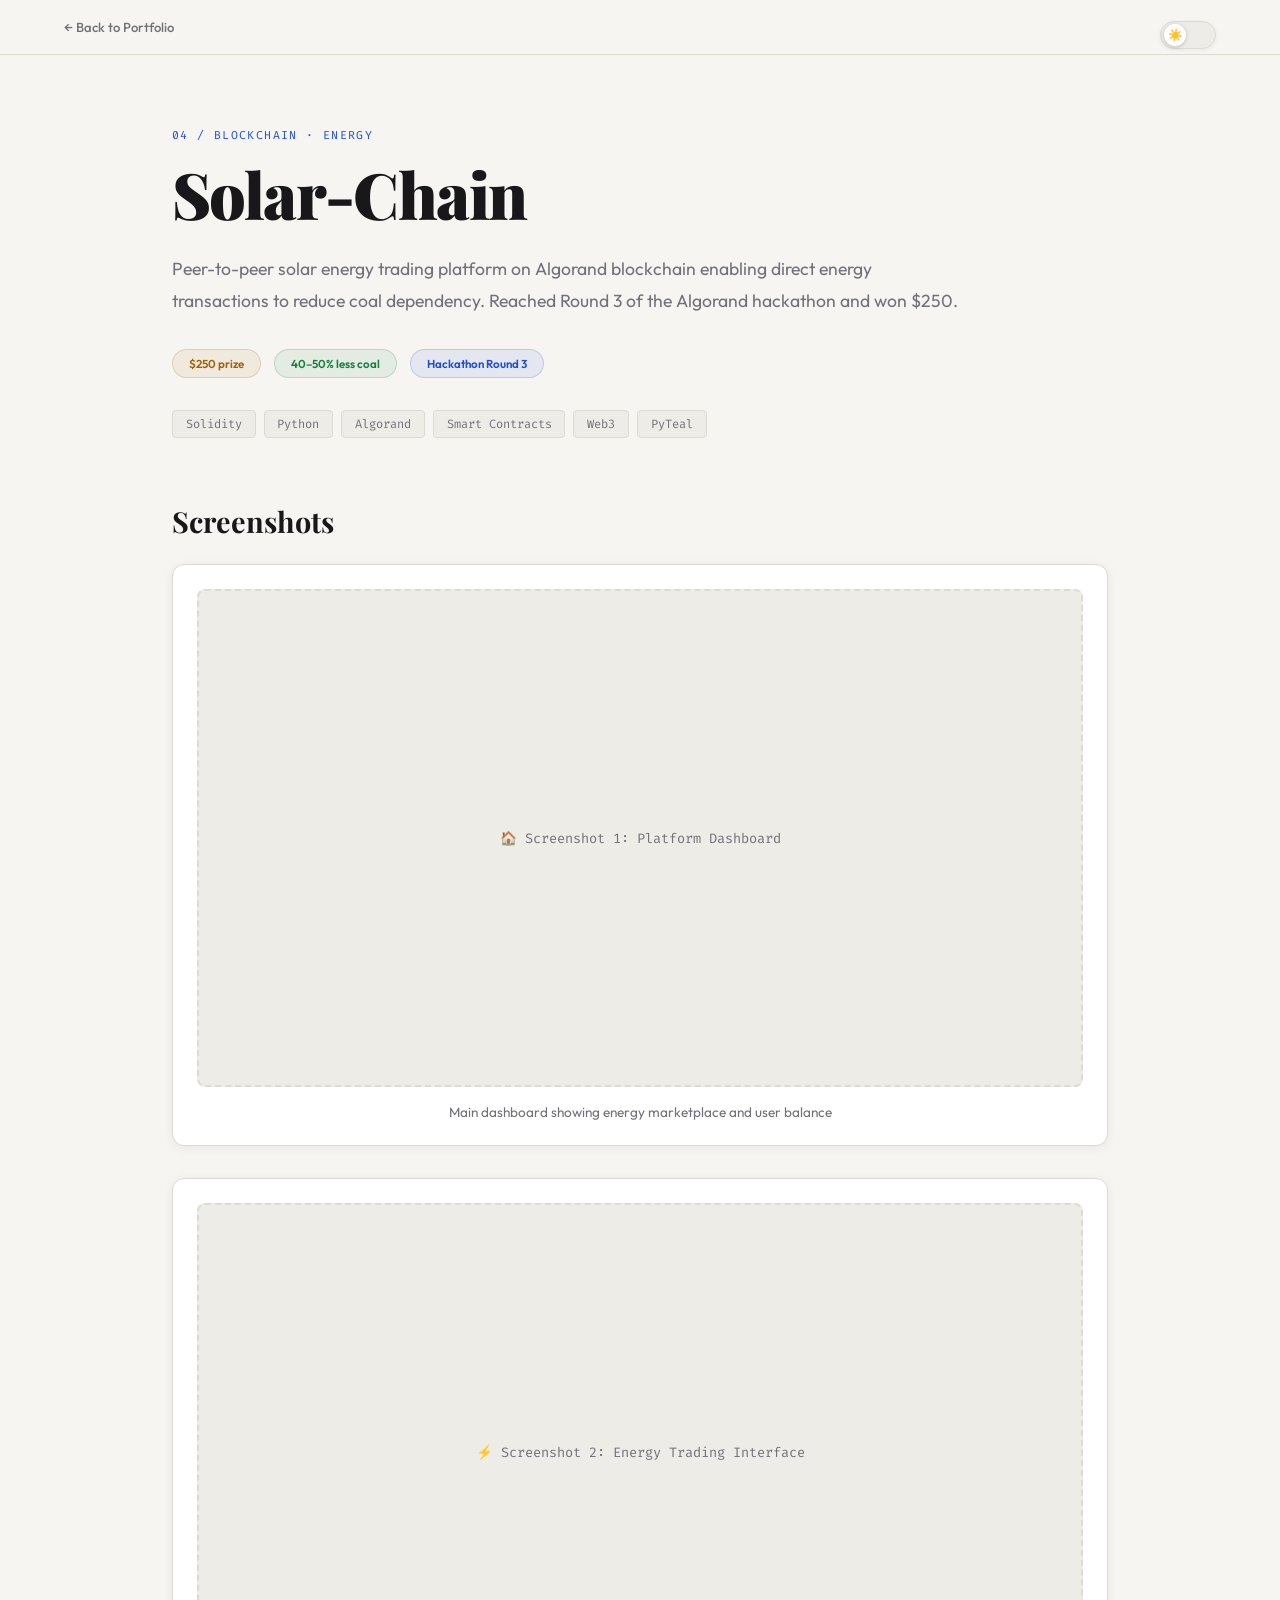
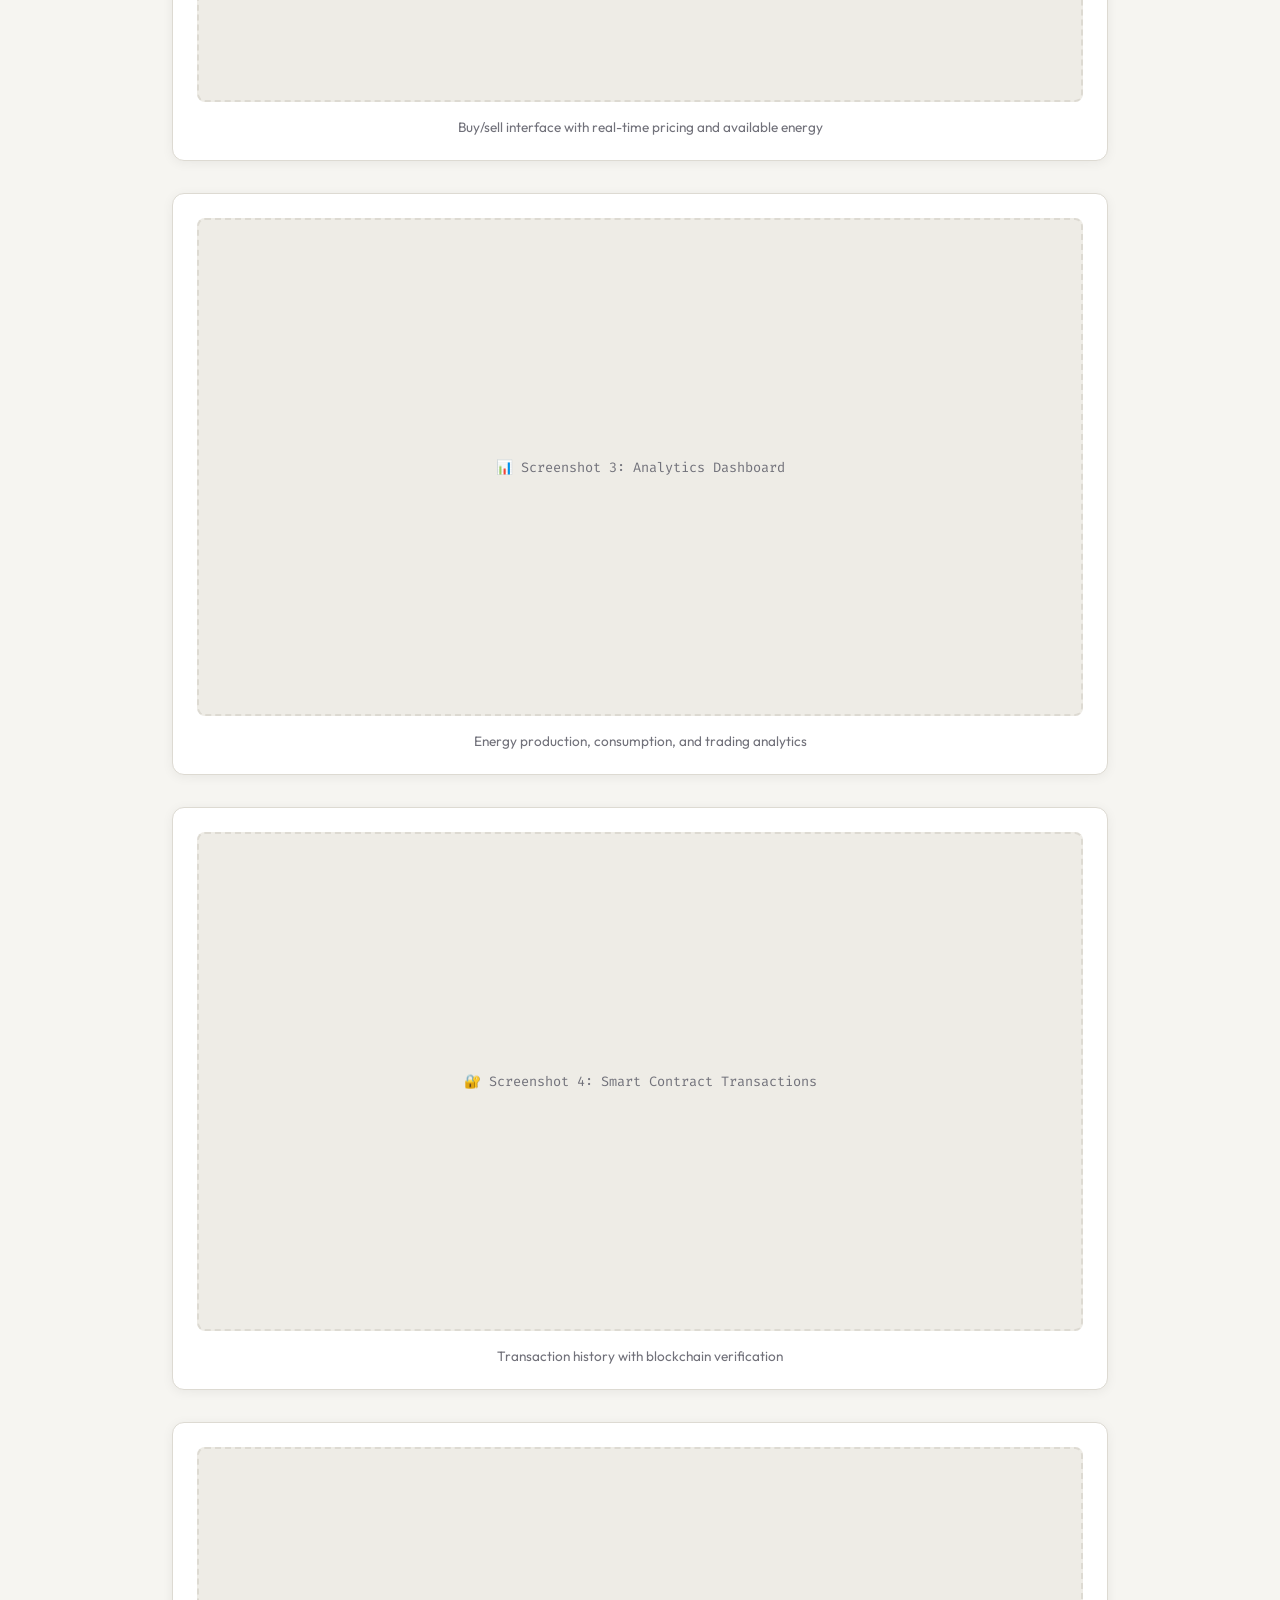
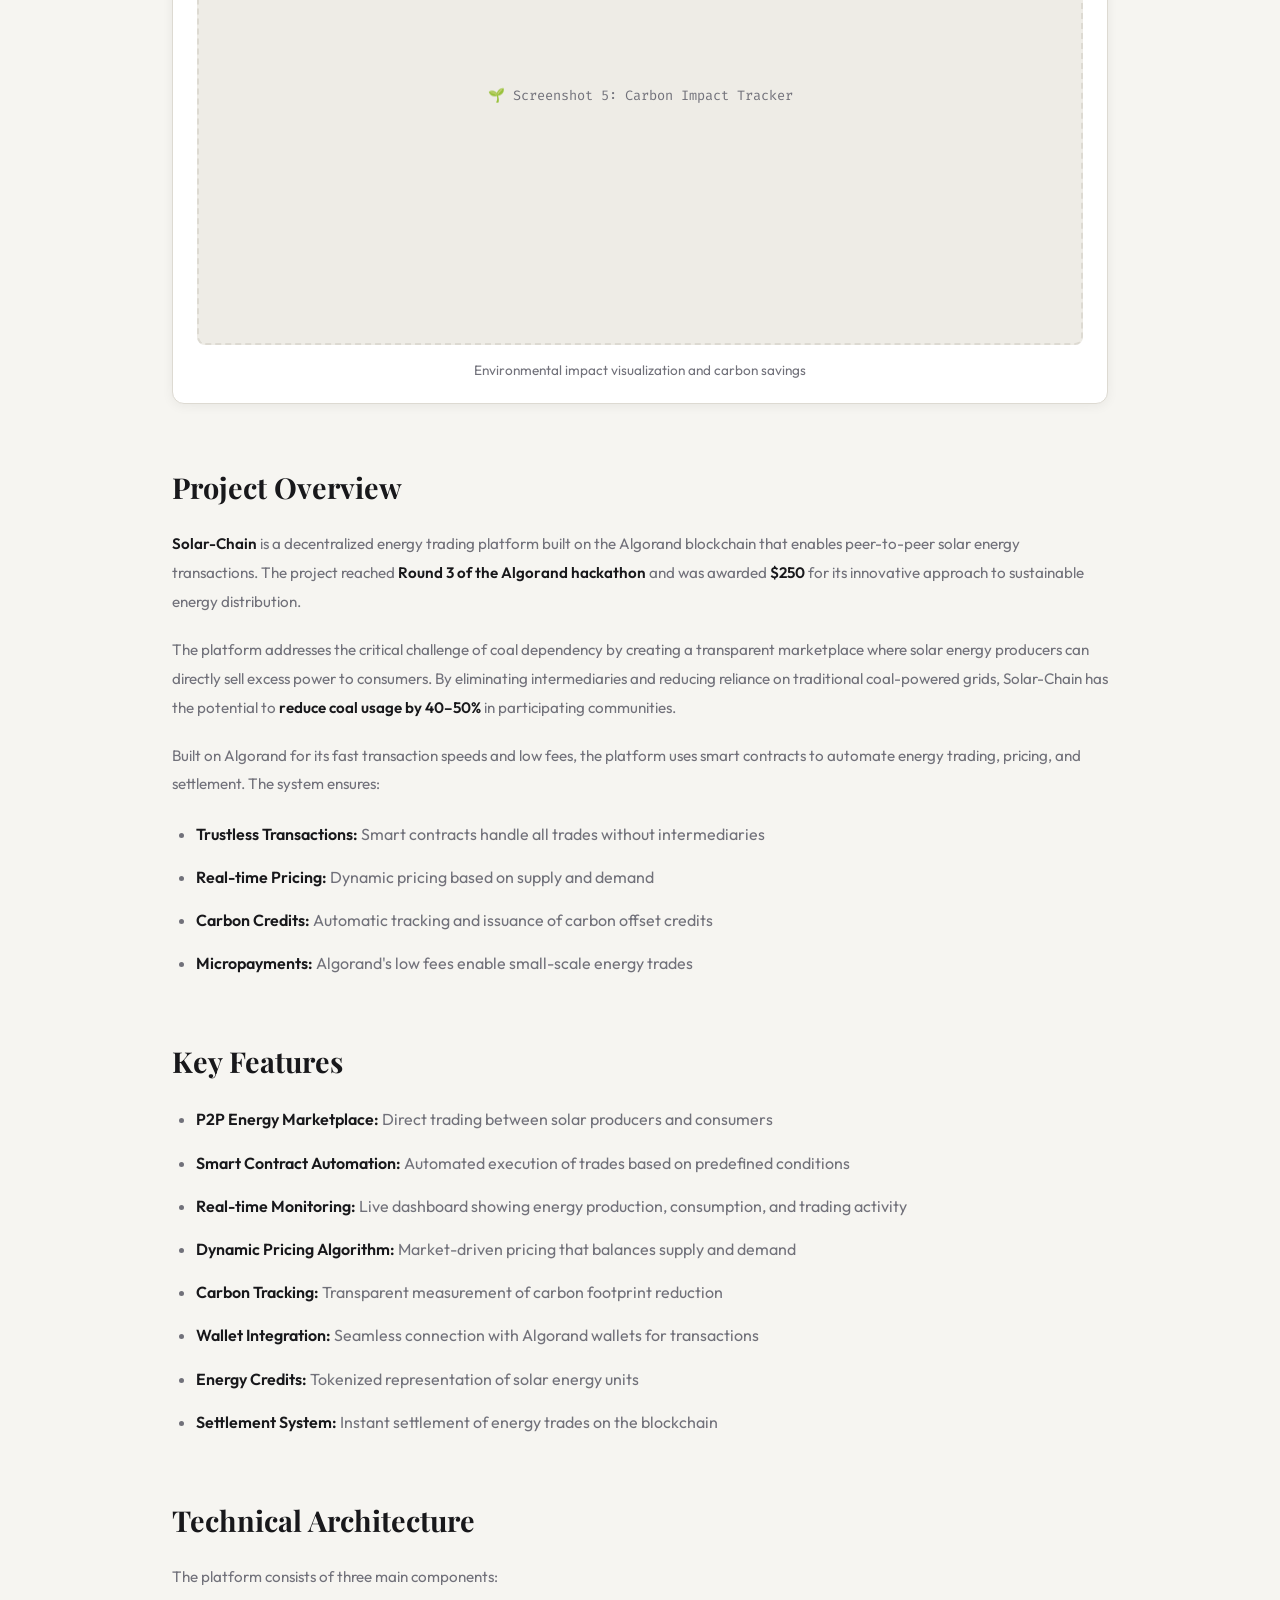
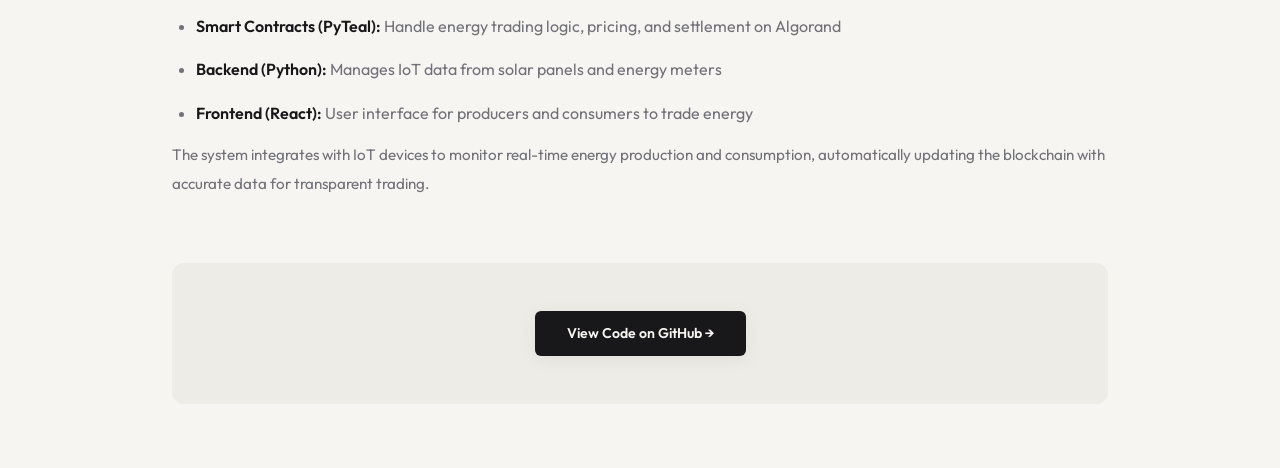
<file: project-solarchain.html>
<!DOCTYPE html>
<html lang="en" data-theme="light">
<head>
<meta charset="UTF-8"/>
<meta name="viewport" content="width=device-width, initial-scale=1.0"/>
<!-- SEO, AEO & GEO Optimization Meta Tags -->
<title>Solar-Chain | Sagar Agarwal</title>
<meta name="description" content="Peer-to-peer solar energy trading on Algorand. Direct energy trading reduces coal dependency." />
<meta name="author" content="Sagar Agarwal" />
<meta name="robots" content="index, follow" />

<!-- Open Graph / Social -->
<meta property="og:type" content="website" />
<meta property="og:title" content="Solar-Chain | Sagar Agarwal" />
<meta property="og:description" content="Peer-to-peer solar energy trading on Algorand. Direct energy trading reduces coal dependency." />

<!-- Twitter -->
<meta name="twitter:card" content="summary_large_image" />
<meta name="twitter:title" content="Solar-Chain | Sagar Agarwal" />
<meta name="twitter:description" content="Peer-to-peer solar energy trading on Algorand. Direct energy trading reduces coal dependency." />

<!-- Schema.org / JSON-LD for Answer Engine Optimization (AEO) and Generative Engine Optimization (GEO) -->
<script type="application/ld+json">
{
  "@context": "https://schema.org",
  "@type": "SoftwareApplication",
  "name": "Solar-Chain",
  "operatingSystem": "Web, Blockchain",
  "applicationCategory": "BusinessApplication",
  "description": "Peer-to-peer solar energy trading on Algorand. Direct energy trading reduces coal dependency.",
  "author": {
    "@type": "Person",
    "name": "Sagar Agarwal"
  }
}
</script>
<link href="https://fonts.googleapis.com/css2?family=Playfair+Display:ital,wght@0,700;0,900;1,700&family=Outfit:wght@300;400;500;600;700;800&family=Fira+Code:wght@400;500&display=swap" rel="stylesheet"/>
<style>
  :root {
    --bg: #f6f5f1;
    --bg2: #eeece6;
    --surface: #fafaf8;
    --border: #dddad2;
    --accent: #1d4ed8;
    --accent2: #b91c1c;
    --accent3: #15803d;
    --text: #18181b;
    --muted: #71717a;
    --card: #ffffff;
    --shadow: rgba(0,0,0,0.06);
  }
  [data-theme="dark"] {
    --bg: #0e0e0c;
    --bg2: #141410;
    --surface: #1a1a16;
    --border: #2c2c26;
    --accent: #6b9cfa;
    --accent2: #f87171;
    --accent3: #4ade80;
    --text: #f0ede4;
    --muted: #888278;
    --card: #161614;
    --shadow: rgba(0,0,0,0.5);
  }
  
  *, *::before, *::after { box-sizing: border-box; margin: 0; padding: 0; }
  html { scroll-behavior: smooth; }
  body { background: var(--bg); color: var(--text); font-family: 'Outfit', sans-serif; transition: background 0.4s ease, color 0.4s ease; }
  
  .theme-toggle {
    position: fixed; top: 1.3rem; right: 4rem; z-index: 200;
    background: var(--bg2); border: 1px solid var(--border);
    border-radius: 100px; width: 56px; height: 28px;
    cursor: pointer; display: flex; align-items: center; padding: 3px;
    transition: background 0.3s, border 0.3s; box-shadow: 0 1px 4px var(--shadow);
  }
  .toggle-knob {
    width: 22px; height: 22px; border-radius: 50%;
    background: var(--card); box-shadow: 0 1px 4px rgba(0,0,0,0.2);
    transition: transform 0.3s ease; display: flex;
    align-items: center; justify-content: center; font-size: 0.72rem;
  }
  [data-theme="dark"] .toggle-knob { transform: translateX(28px); }
  
  nav {
    position: fixed; top: 0; left: 0; right: 0; z-index: 100;
    display: flex; align-items: center; justify-content: space-between;
    padding: 1.2rem 4rem; backdrop-filter: blur(18px);
    background: rgba(246,245,241,0.85);
    border-bottom: 1px solid var(--border);
    transition: background 0.4s, border 0.4s;
  }
  [data-theme="dark"] nav { background: rgba(14,14,12,0.85); }
  .nav-back { display: inline-flex; align-items: center; gap: 0.5rem; color: var(--muted); text-decoration: none; font-size: 0.82rem; font-weight: 500; transition: all 0.2s; }
  .nav-back:hover { color: var(--text); gap: 0.7rem; }
  
  .container { max-width: 1000px; margin: 0 auto; padding: 8rem 2rem 4rem; }
  
  .project-header { margin-bottom: 4rem; }
  .project-category { font-family: 'Fira Code', monospace; font-size: 0.72rem; color: var(--accent); letter-spacing: 0.12em; text-transform: uppercase; margin-bottom: 1rem; }
  .project-title { font-family: 'Playfair Display', serif; font-weight: 900; font-size: clamp(2.5rem, 5vw, 4rem); letter-spacing: -0.025em; line-height: 1.1; margin-bottom: 1.5rem; }
  .project-subtitle { color: var(--muted); font-size: 1.1rem; line-height: 1.8; max-width: 800px; margin-bottom: 2rem; }
  
  .project-meta { display: flex; flex-wrap: wrap; gap: 0.8rem; margin-bottom: 2rem; }
  .metric { font-size: 0.72rem; font-weight: 600; padding: 0.4rem 1rem; border-radius: 100px; }
  .metric-gold { background: rgba(161,98,7,0.08); color: #a16207; border: 1px solid rgba(161,98,7,0.2); }
  .metric-green { background: rgba(21,128,61,0.08); color: #15803d; border: 1px solid rgba(21,128,61,0.2); }
  .metric-blue { background: rgba(29,78,216,0.08); color: #1d4ed8; border: 1px solid rgba(29,78,216,0.2); }
  [data-theme="dark"] .metric-gold { background: rgba(253,224,71,0.1); color: #fbbf24; border-color: rgba(253,224,71,0.2); }
  [data-theme="dark"] .metric-green { background: rgba(74,222,128,0.1); color: #4ade80; border-color: rgba(74,222,128,0.2); }
  [data-theme="dark"] .metric-blue { background: rgba(107,156,250,0.1); color: #6b9cfa; border-color: rgba(107,156,250,0.2); }
  
  .tech-stack { display: flex; flex-wrap: wrap; gap: 0.5rem; }
  .tag { font-size: 0.75rem; font-family: 'Fira Code', monospace; padding: 0.3rem 0.8rem; border-radius: 4px; background: var(--bg2); border: 1px solid var(--border); color: var(--muted); }
  
  .section { margin-bottom: 4rem; }
  .section-title { font-family: 'Playfair Display', serif; font-weight: 700; font-size: 1.8rem; margin-bottom: 1.5rem; }
  .section-content p { color: var(--muted); line-height: 1.9; font-size: 0.95rem; margin-bottom: 1.2rem; }
  .section-content strong { color: var(--text); font-weight: 600; }
  .section-content ul { margin-left: 1.5rem; color: var(--muted); line-height: 1.9; }
  .section-content ul li { margin-bottom: 0.8rem; }
  
  .screenshots { display: grid; gap: 2rem; }
  .screenshot-item { background: var(--card); border: 1px solid var(--border); border-radius: 12px; padding: 1.5rem; box-shadow: 0 2px 12px var(--shadow); }
  .screenshot-placeholder {
    aspect-ratio: 16/9; background: var(--bg2);
    border: 2px dashed var(--border); border-radius: 8px;
    display: flex; align-items: center; justify-content: center;
    font-family: 'Fira Code', monospace; font-size: 0.85rem;
    color: var(--muted); margin-bottom: 1rem;
  }
  .screenshot-caption { font-size: 0.85rem; color: var(--muted); text-align: center; }
  
  .cta-section { text-align: center; padding: 3rem 2rem; background: var(--bg2); border-radius: 12px; margin-top: 4rem; }
  .btn { display: inline-flex; align-items: center; gap: 0.6rem; padding: 0.85rem 2rem; border-radius: 6px; font-size: 0.88rem; font-weight: 600; text-decoration: none; transition: all 0.25s; }
  .btn-primary { background: var(--text); color: var(--bg); box-shadow: 0 4px 20px var(--shadow); }
  .btn-primary:hover { transform: translateY(-2px); box-shadow: 0 8px 32px var(--shadow); }
  
  @media (max-width: 768px) {
    nav { padding: 1rem 1.5rem; }
    .theme-toggle { right: 1.5rem; }
    .container { padding: 6rem 1.5rem 3rem; }
  }
</style>
  <link rel="stylesheet" href="style.css" />
  <link rel="icon" type="image/png" href="assests/favicon-64.png" />
  <link rel="apple-touch-icon" href="assests/apple-touch-icon.png" />
</head>
<body>

<button class="theme-toggle" id="themeToggle" aria-label="Toggle theme">
  <div class="toggle-knob" id="toggleKnob">☀️</div>
</button>

<nav>
  <a href="index.html" class="nav-back">← Back to Portfolio</a>
</nav>

<div class="container">
  <div class="project-header">
    <div class="project-category">04 / Blockchain · Energy</div>
    <h1 class="project-title">Solar-Chain</h1>
    <p class="project-subtitle">Peer-to-peer solar energy trading platform on Algorand blockchain enabling direct energy transactions to reduce coal dependency. Reached Round 3 of the Algorand hackathon and won $250.</p>
    
    <div class="project-meta">
      <span class="metric metric-gold">$250 prize</span>
      <span class="metric metric-green">40–50% less coal</span>
      <span class="metric metric-blue">Hackathon Round 3</span>
    </div>
    
    <div class="tech-stack">
      <span class="tag">Solidity</span>
      <span class="tag">Python</span>
      <span class="tag">Algorand</span>
      <span class="tag">Smart Contracts</span>
      <span class="tag">Web3</span>
      <span class="tag">PyTeal</span>
    </div>
  </div>
  
  <div class="section">
    <h2 class="section-title">Screenshots</h2>
    <div class="screenshots">
      <div class="screenshot-item">
        <div class="screenshot-placeholder">🏠 Screenshot 1: Platform Dashboard</div>
        <p class="screenshot-caption">Main dashboard showing energy marketplace and user balance</p>
      </div>
      
      <div class="screenshot-item">
        <div class="screenshot-placeholder">⚡ Screenshot 2: Energy Trading Interface</div>
        <p class="screenshot-caption">Buy/sell interface with real-time pricing and available energy</p>
      </div>
      
      <div class="screenshot-item">
        <div class="screenshot-placeholder">📊 Screenshot 3: Analytics Dashboard</div>
        <p class="screenshot-caption">Energy production, consumption, and trading analytics</p>
      </div>
      
      <div class="screenshot-item">
        <div class="screenshot-placeholder">🔐 Screenshot 4: Smart Contract Transactions</div>
        <p class="screenshot-caption">Transaction history with blockchain verification</p>
      </div>
      
      <div class="screenshot-item">
        <div class="screenshot-placeholder">🌱 Screenshot 5: Carbon Impact Tracker</div>
        <p class="screenshot-caption">Environmental impact visualization and carbon savings</p>
      </div>
    </div>
  </div>
  
  <div class="section">
    <h2 class="section-title">Project Overview</h2>
    <div class="section-content">
      <p><strong>Solar-Chain</strong> is a decentralized energy trading platform built on the Algorand blockchain that enables peer-to-peer solar energy transactions. The project reached <strong>Round 3 of the Algorand hackathon</strong> and was awarded <strong>$250</strong> for its innovative approach to sustainable energy distribution.</p>
      
      <p>The platform addresses the critical challenge of coal dependency by creating a transparent marketplace where solar energy producers can directly sell excess power to consumers. By eliminating intermediaries and reducing reliance on traditional coal-powered grids, Solar-Chain has the potential to <strong>reduce coal usage by 40–50%</strong> in participating communities.</p>
      
      <p>Built on Algorand for its fast transaction speeds and low fees, the platform uses smart contracts to automate energy trading, pricing, and settlement. The system ensures:</p>
      <ul>
        <li><strong>Trustless Transactions:</strong> Smart contracts handle all trades without intermediaries</li>
        <li><strong>Real-time Pricing:</strong> Dynamic pricing based on supply and demand</li>
        <li><strong>Carbon Credits:</strong> Automatic tracking and issuance of carbon offset credits</li>
        <li><strong>Micropayments:</strong> Algorand's low fees enable small-scale energy trades</li>
      </ul>
    </div>
  </div>
  
  <div class="section">
    <h2 class="section-title">Key Features</h2>
    <div class="section-content">
      <ul>
        <li><strong>P2P Energy Marketplace:</strong> Direct trading between solar producers and consumers</li>
        <li><strong>Smart Contract Automation:</strong> Automated execution of trades based on predefined conditions</li>
        <li><strong>Real-time Monitoring:</strong> Live dashboard showing energy production, consumption, and trading activity</li>
        <li><strong>Dynamic Pricing Algorithm:</strong> Market-driven pricing that balances supply and demand</li>
        <li><strong>Carbon Tracking:</strong> Transparent measurement of carbon footprint reduction</li>
        <li><strong>Wallet Integration:</strong> Seamless connection with Algorand wallets for transactions</li>
        <li><strong>Energy Credits:</strong> Tokenized representation of solar energy units</li>
        <li><strong>Settlement System:</strong> Instant settlement of energy trades on the blockchain</li>
      </ul>
    </div>
  </div>
  
  <div class="section">
    <h2 class="section-title">Technical Architecture</h2>
    <div class="section-content">
      <p>The platform consists of three main components:</p>
      <ul>
        <li><strong>Smart Contracts (PyTeal):</strong> Handle energy trading logic, pricing, and settlement on Algorand</li>
        <li><strong>Backend (Python):</strong> Manages IoT data from solar panels and energy meters</li>
        <li><strong>Frontend (React):</strong> User interface for producers and consumers to trade energy</li>
      </ul>
      
      <p>The system integrates with IoT devices to monitor real-time energy production and consumption, automatically updating the blockchain with accurate data for transparent trading.</p>
    </div>
  </div>
  
  <div class="cta-section">
    <a href="https://github.com/SagarAgarwal2/solarchain-project" target="_blank" class="btn btn-primary">View Code on GitHub →</a>
  </div>
</div>

<script>
  const toggle = document.getElementById('themeToggle');
  const knob = document.getElementById('toggleKnob');
  const html = document.documentElement;
  
  const saved = localStorage.getItem('sa-theme') || 'light';
  html.setAttribute('data-theme', saved);
  knob.textContent = saved === 'dark' ? '🌙' : '☀️';
  
  toggle.addEventListener('click', () => {
    const next = html.getAttribute('data-theme') === 'dark' ? 'light' : 'dark';
    html.setAttribute('data-theme', next);
    knob.textContent = next === 'dark' ? '🌙' : '☀️';
    localStorage.setItem('sa-theme', next);
  });
</script>

<style>
.lightbox {
  display: none;
  position: fixed;
  z-index: 9999;
  left: 0;
  top: 0;
  width: 100%;
  height: 100%;
  background-color: rgba(0, 0, 0, 0.9);
  align-items: center;
  justify-content: center;
}
.lightbox.active {
  display: flex;
}
.lightbox-content {
  max-width: 90%;
  max-height: 90%;
  border-radius: 8px;
  box-shadow: 0 4px 20px rgba(0,0,0,0.5);
  animation: zoomIn 0.3s ease;
  user-select: none;
}
.lightbox-close, .lightbox-prev, .lightbox-next {
  position: absolute;
  color: white;
  font-size: 40px;
  font-weight: bold;
  cursor: pointer;
  transition: 0.3s;
  user-select: none;
  z-index: 10000;
}
.lightbox-close {
  top: 20px;
  right: 30px;
}
.lightbox-prev {
  left: 30px;
  top: 50%;
  transform: translateY(-50%);
}
.lightbox-next {
  right: 30px;
  top: 50%;
  transform: translateY(-50%);
}
.lightbox-close:hover, .lightbox-prev:hover, .lightbox-next:hover {
  color: #ccc;
}
@keyframes zoomIn {
  from {transform: scale(0.9); opacity: 0;}
  to {transform: scale(1); opacity: 1;}
}
</style>

<script>
document.addEventListener("DOMContentLoaded", () => {
  const lightbox = document.createElement("div");
  lightbox.id = "lightbox";
  lightbox.className = "lightbox";
  lightbox.innerHTML = `
    <span class="lightbox-close">&times;</span>
    <span class="lightbox-prev">&#10094;</span>
    <img loading="lazy" decoding="async" class="lightbox-content" id="lightbox-img">
    <span class="lightbox-next">&#10095;</span>
  `;
  document.body.appendChild(lightbox);

  const lightboxImg = document.getElementById("lightbox-img");
  const closeBtn = document.querySelector(".lightbox-close");
  const prevBtn = document.querySelector(".lightbox-prev");
  const nextBtn = document.querySelector(".lightbox-next");

  const images = Array.from(document.querySelectorAll(".screenshot-item img"));
  let currentIndex = 0;

  const showImage = (index) => {
    if (images.length === 0) return;
    if (index < 0) index = images.length - 1;
    if (index >= images.length) index = 0;
    currentIndex = index;
    lightboxImg.src = images[currentIndex].src;
  };

  images.forEach((img, index) => {
    img.style.cursor = "zoom-in";
    img.addEventListener("click", () => {
      lightbox.classList.add("active");
      showImage(index);
    });
  });

  closeBtn.addEventListener("click", () => lightbox.classList.remove("active"));
  
  prevBtn.addEventListener("click", (e) => {
    e.stopPropagation();
    showImage(currentIndex - 1);
  });

  nextBtn.addEventListener("click", (e) => {
    e.stopPropagation();
    showImage(currentIndex + 1);
  });

  lightbox.addEventListener("click", (e) => {
    if (e.target !== lightboxImg && e.target !== prevBtn && e.target !== nextBtn) {
      lightbox.classList.remove("active");
    }
  });

  document.addEventListener("keydown", (e) => {
    if (!lightbox.classList.contains("active")) return;
    if (e.key === "Escape") lightbox.classList.remove("active");
    if (e.key === "ArrowLeft") showImage(currentIndex - 1);
    if (e.key === "ArrowRight") showImage(currentIndex + 1);
  });
});
</script>

  <script src="main.js"></script>
</body>
</html>
</file>
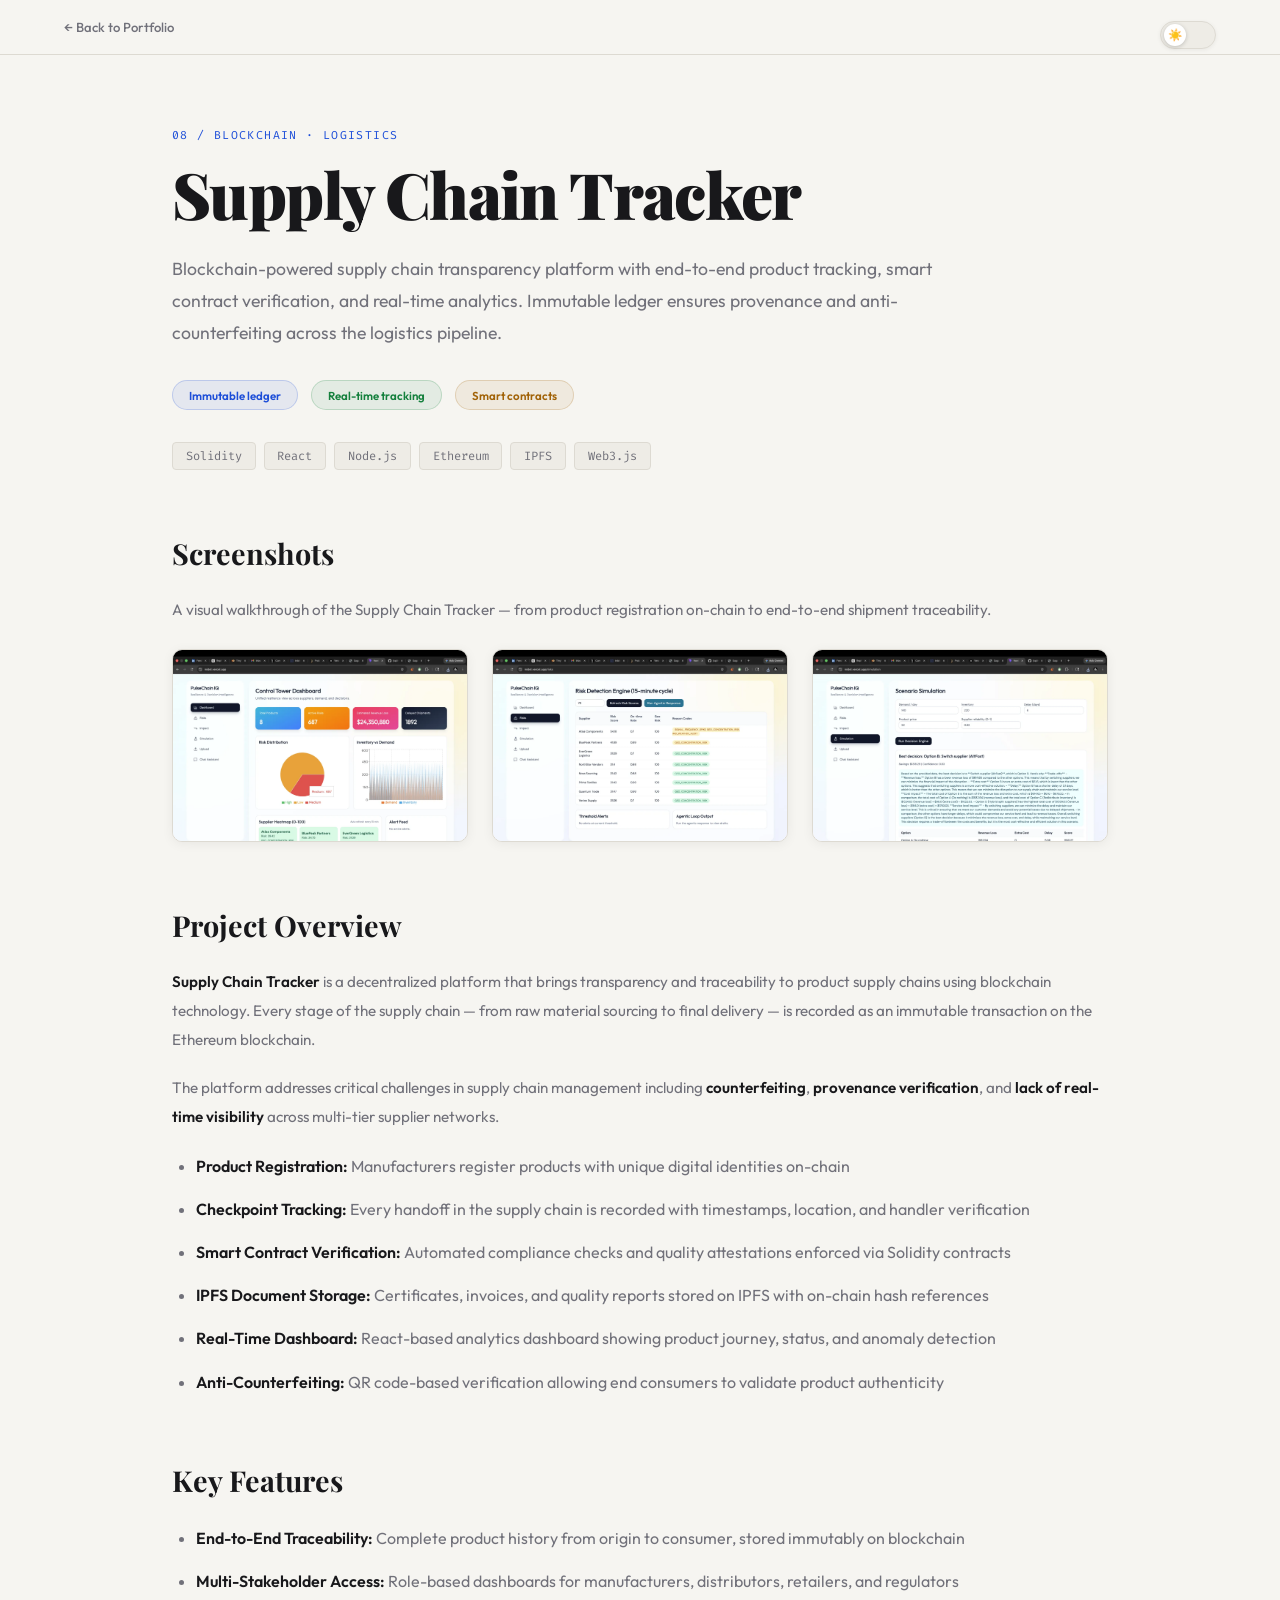
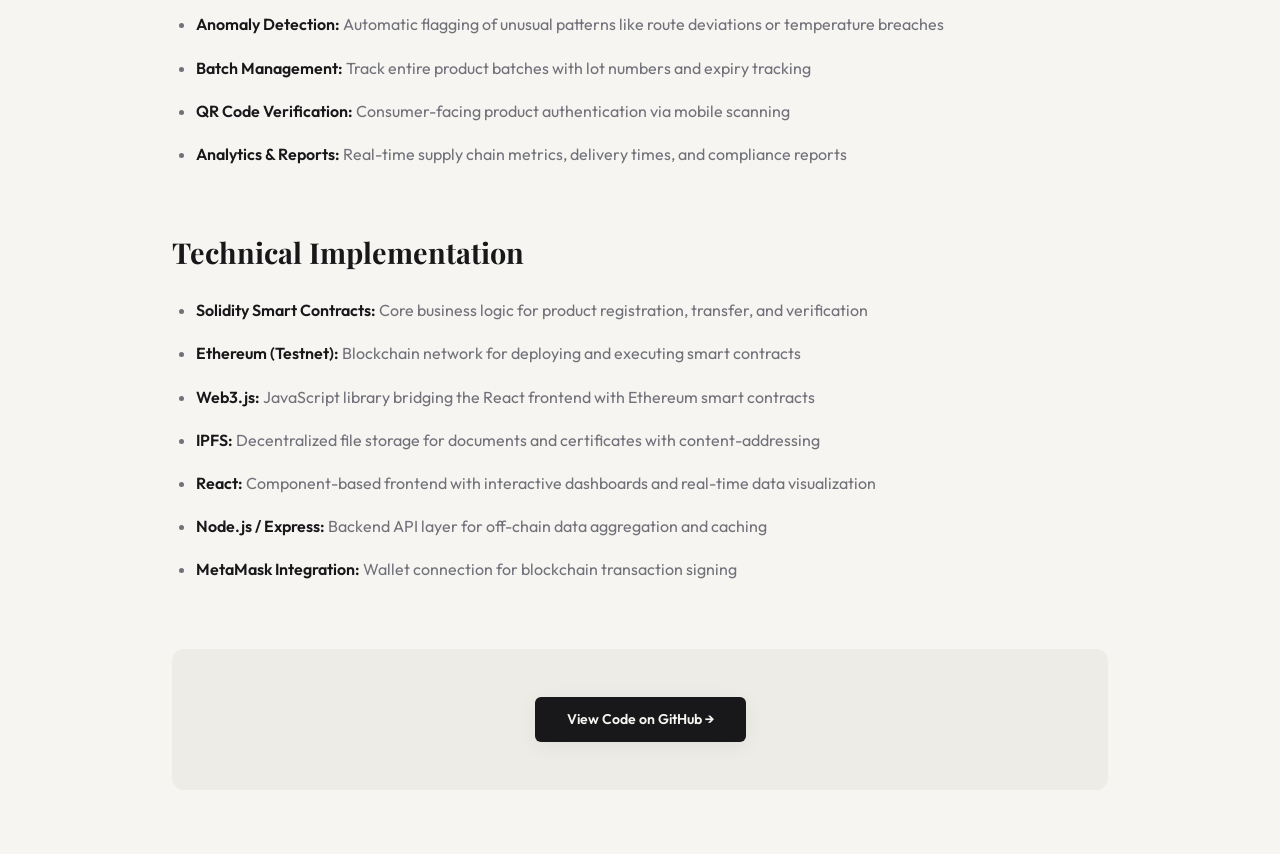
<file: project-supplychain.html>
<!DOCTYPE html>
<html lang="en" data-theme="light">
<head>
<meta charset="UTF-8"/>
<meta name="viewport" content="width=device-width, initial-scale=1.0"/>
<!-- SEO, AEO & GEO Optimization Meta Tags -->
<title>Supply Chain Tracker | Sagar Agarwal</title>
<meta name="description" content="Blockchain-powered supply chain transparency platform with end-to-end product tracking and smart contract verification." />
<meta name="author" content="Sagar Agarwal" />
<meta name="robots" content="index, follow" />

<!-- Open Graph / Social -->
<meta property="og:type" content="website" />
<meta property="og:title" content="Supply Chain Tracker | Sagar Agarwal" />
<meta property="og:description" content="Blockchain-powered supply chain transparency platform with end-to-end product tracking and smart contract verification." />

<!-- Twitter -->
<meta name="twitter:card" content="summary_large_image" />
<meta name="twitter:title" content="Supply Chain Tracker | Sagar Agarwal" />
<meta name="twitter:description" content="Blockchain-powered supply chain transparency platform with end-to-end product tracking and smart contract verification." />

<!-- Schema.org / JSON-LD for Answer Engine Optimization (AEO) and Generative Engine Optimization (GEO) -->
<script type="application/ld+json">
{
  "@context": "https://schema.org",
  "@type": "SoftwareApplication",
  "name": "Supply Chain Tracker",
  "operatingSystem": "Web, Blockchain",
  "applicationCategory": "BusinessApplication",
  "description": "Blockchain-powered supply chain transparency platform with end-to-end product tracking and smart contract verification.",
  "author": {
    "@type": "Person",
    "name": "Sagar Agarwal"
  }
}
</script>
<link href="https://fonts.googleapis.com/css2?family=Playfair+Display:ital,wght@0,700;0,900;1,700&family=Outfit:wght@300;400;500;600;700;800&family=Fira+Code:wght@400;500&display=swap" rel="stylesheet"/>
<style>
  :root{--bg:#f6f5f1;--bg2:#eeece6;--surface:#fafaf8;--border:#dddad2;--accent:#1d4ed8;--accent2:#b91c1c;--accent3:#15803d;--text:#18181b;--muted:#71717a;--card:#fff;--shadow:rgba(0,0,0,.06)}
  [data-theme="dark"]{--bg:#0e0e0c;--bg2:#141410;--surface:#1a1a16;--border:#2c2c26;--accent:#6b9cfa;--accent2:#f87171;--accent3:#4ade80;--text:#f0ede4;--muted:#888278;--card:#161614;--shadow:rgba(0,0,0,.5)}
  *,*::before,*::after{box-sizing:border-box;margin:0;padding:0}html{scroll-behavior:smooth}
  body{background:var(--bg);color:var(--text);font-family:'Outfit',sans-serif;transition:background .4s,color .4s}
  .theme-toggle{position:fixed;top:1.3rem;right:4rem;z-index:200;background:var(--bg2);border:1px solid var(--border);border-radius:100px;width:56px;height:28px;cursor:pointer;display:flex;align-items:center;padding:3px;transition:background .3s,border .3s;box-shadow:0 1px 4px var(--shadow)}
  .toggle-knob{width:22px;height:22px;border-radius:50%;background:var(--card);box-shadow:0 1px 4px rgba(0,0,0,.2);transition:transform .3s;display:flex;align-items:center;justify-content:center;font-size:.72rem}
  [data-theme="dark"] .toggle-knob{transform:translateX(28px)}
  nav{position:fixed;top:0;left:0;right:0;z-index:100;display:flex;align-items:center;justify-content:space-between;padding:1.2rem 4rem;backdrop-filter:blur(18px);background:rgba(246,245,241,.85);border-bottom:1px solid var(--border);transition:background .4s,border .4s}
  [data-theme="dark"] nav{background:rgba(14,14,12,.85)}
  .nav-back{display:inline-flex;align-items:center;gap:.5rem;color:var(--muted);text-decoration:none;font-size:.82rem;font-weight:500;transition:all .2s}.nav-back:hover{color:var(--text);gap:.7rem}
  .container{max-width:1000px;margin:0 auto;padding:8rem 2rem 4rem}
  .project-header{margin-bottom:4rem}
  .project-category{font-family:'Fira Code',monospace;font-size:.72rem;color:var(--accent);letter-spacing:.12em;text-transform:uppercase;margin-bottom:1rem}
  .project-title{font-family:'Playfair Display',serif;font-weight:900;font-size:clamp(2.5rem,5vw,4rem);letter-spacing:-.025em;line-height:1.1;margin-bottom:1.5rem}
  .project-subtitle{color:var(--muted);font-size:1.1rem;line-height:1.8;max-width:800px;margin-bottom:2rem}
  .project-meta{display:flex;flex-wrap:wrap;gap:.8rem;margin-bottom:2rem}
  .metric{font-size:.72rem;font-weight:600;padding:.4rem 1rem;border-radius:100px}
  .metric-blue{background:rgba(29,78,216,.08);color:#1d4ed8;border:1px solid rgba(29,78,216,.2)}
  .metric-green{background:rgba(21,128,61,.08);color:#15803d;border:1px solid rgba(21,128,61,.2)}
  .metric-gold{background:rgba(161,98,7,.08);color:#a16207;border:1px solid rgba(161,98,7,.2)}
  [data-theme="dark"] .metric-blue{background:rgba(107,156,250,.1);color:#6b9cfa;border-color:rgba(107,156,250,.2)}
  [data-theme="dark"] .metric-green{background:rgba(74,222,128,.1);color:#4ade80;border-color:rgba(74,222,128,.2)}
  [data-theme="dark"] .metric-gold{background:rgba(253,224,71,.1);color:#fbbf24;border-color:rgba(253,224,71,.2)}
  .tech-stack{display:flex;flex-wrap:wrap;gap:.5rem}
  .tag{font-size:.75rem;font-family:'Fira Code',monospace;padding:.3rem .8rem;border-radius:4px;background:var(--bg2);border:1px solid var(--border);color:var(--muted)}
  .section{margin-bottom:4rem}
  .section-title{font-family:'Playfair Display',serif;font-weight:700;font-size:1.8rem;margin-bottom:1.5rem}
  .section-content p{color:var(--muted);line-height:1.9;font-size:.95rem;margin-bottom:1.2rem}
  .section-content strong{color:var(--text);font-weight:600}
  .section-content ul{margin-left:1.5rem;color:var(--muted);line-height:1.9}
  .section-content ul li{margin-bottom:.8rem}
  .cta-section{text-align:center;padding:3rem 2rem;background:var(--bg2);border-radius:12px;margin-top:4rem}
  .btn{display:inline-flex;align-items:center;gap:.6rem;padding:.85rem 2rem;border-radius:6px;font-size:.88rem;font-weight:600;text-decoration:none;transition:all .25s}
  .btn-primary{background:var(--text);color:var(--bg);box-shadow:0 4px 20px var(--shadow)}.btn-primary:hover{transform:translateY(-2px);box-shadow:0 8px 32px var(--shadow)}
  .screenshots-grid{display:grid;grid-template-columns:repeat(3,1fr);gap:1.5rem;margin-top:1.5rem}
  .screenshot-item{background:var(--card);border:1px solid var(--border);border-radius:10px;overflow:hidden;box-shadow:0 2px 12px var(--shadow);transition:all .3s}
  .screenshot-item:hover{transform:translateY(-4px);box-shadow:0 12px 36px var(--shadow);border-color:var(--accent)}
  .screenshot-item img{width:100%;display:block;transition:transform .4s}
  .screenshot-item:hover img{transform:scale(1.03)}
  .screenshot-caption{padding:.75rem 1rem;font-size:.78rem;color:var(--muted);line-height:1.5;border-top:1px solid var(--border)}
  @media(max-width:900px){.screenshots-grid{grid-template-columns:repeat(2,1fr)}}
  @media(max-width:768px){nav{padding:1rem 1.5rem}.theme-toggle{right:1.5rem}.container{padding:6rem 1.5rem 3rem}.screenshots-grid{grid-template-columns:1fr}}
</style>
  <link rel="stylesheet" href="style.css" />
  <link rel="icon" type="image/png" href="assests/favicon-64.png" />
  <link rel="apple-touch-icon" href="assests/apple-touch-icon.png" />
</head>
<body>
<button class="theme-toggle" id="themeToggle" aria-label="Toggle theme"><div class="toggle-knob" id="toggleKnob">☀️</div></button>
<nav><a href="index.html" class="nav-back">← Back to Portfolio</a></nav>

<div class="container">
  <div class="project-header">
    <div class="project-category">08 / Blockchain · Logistics</div>
    <h1 class="project-title">Supply Chain Tracker</h1>
    <p class="project-subtitle">Blockchain-powered supply chain transparency platform with end-to-end product tracking, smart contract verification, and real-time analytics. Immutable ledger ensures provenance and anti-counterfeiting across the logistics pipeline.</p>
    <div class="project-meta">
      <span class="metric metric-blue">Immutable ledger</span>
      <span class="metric metric-green">Real-time tracking</span>
      <span class="metric metric-gold">Smart contracts</span>
    </div>
    <div class="tech-stack">
      <span class="tag">Solidity</span><span class="tag">React</span><span class="tag">Node.js</span><span class="tag">Ethereum</span><span class="tag">IPFS</span><span class="tag">Web3.js</span>
    </div>
  </div>

  <div class="section">
    <h2 class="section-title">Screenshots</h2>
    <div class="section-content">
      <p>A visual walkthrough of the Supply Chain Tracker — from product registration on-chain to end-to-end shipment traceability.</p>
    </div>
    <div class="screenshots-grid">
      <div class="screenshot-item">
        <img src="assests/ss-supplychain-1.webp" alt="Supply Chain Dashboard" loading="lazy">
      </div>
      <div class="screenshot-item">
        <img src="assests/ss-supplychain-2.webp" alt="Product Tracking" loading="lazy">
      </div>
      <div class="screenshot-item">
        <img src="assests/ss-supplychain-3.webp" alt="Smart Contract Verification" loading="lazy">
      </div>
    </div>
  </div>


  <div class="section">
    <h2 class="section-title">Project Overview</h2>
    <div class="section-content">
      <p><strong>Supply Chain Tracker</strong> is a decentralized platform that brings transparency and traceability to product supply chains using blockchain technology. Every stage of the supply chain — from raw material sourcing to final delivery — is recorded as an immutable transaction on the Ethereum blockchain.</p>
      <p>The platform addresses critical challenges in supply chain management including <strong>counterfeiting</strong>, <strong>provenance verification</strong>, and <strong>lack of real-time visibility</strong> across multi-tier supplier networks.</p>
      <ul>
        <li><strong>Product Registration:</strong> Manufacturers register products with unique digital identities on-chain</li>
        <li><strong>Checkpoint Tracking:</strong> Every handoff in the supply chain is recorded with timestamps, location, and handler verification</li>
        <li><strong>Smart Contract Verification:</strong> Automated compliance checks and quality attestations enforced via Solidity contracts</li>
        <li><strong>IPFS Document Storage:</strong> Certificates, invoices, and quality reports stored on IPFS with on-chain hash references</li>
        <li><strong>Real-Time Dashboard:</strong> React-based analytics dashboard showing product journey, status, and anomaly detection</li>
        <li><strong>Anti-Counterfeiting:</strong> QR code-based verification allowing end consumers to validate product authenticity</li>
      </ul>
    </div>
  </div>

  <div class="section">
    <h2 class="section-title">Key Features</h2>
    <div class="section-content">
      <ul>
        <li><strong>End-to-End Traceability:</strong> Complete product history from origin to consumer, stored immutably on blockchain</li>
        <li><strong>Multi-Stakeholder Access:</strong> Role-based dashboards for manufacturers, distributors, retailers, and regulators</li>
        <li><strong>Anomaly Detection:</strong> Automatic flagging of unusual patterns like route deviations or temperature breaches</li>
        <li><strong>Batch Management:</strong> Track entire product batches with lot numbers and expiry tracking</li>
        <li><strong>QR Code Verification:</strong> Consumer-facing product authentication via mobile scanning</li>
        <li><strong>Analytics & Reports:</strong> Real-time supply chain metrics, delivery times, and compliance reports</li>
      </ul>
    </div>
  </div>

  <div class="section">
    <h2 class="section-title">Technical Implementation</h2>
    <div class="section-content">
      <ul>
        <li><strong>Solidity Smart Contracts:</strong> Core business logic for product registration, transfer, and verification</li>
        <li><strong>Ethereum (Testnet):</strong> Blockchain network for deploying and executing smart contracts</li>
        <li><strong>Web3.js:</strong> JavaScript library bridging the React frontend with Ethereum smart contracts</li>
        <li><strong>IPFS:</strong> Decentralized file storage for documents and certificates with content-addressing</li>
        <li><strong>React:</strong> Component-based frontend with interactive dashboards and real-time data visualization</li>
        <li><strong>Node.js / Express:</strong> Backend API layer for off-chain data aggregation and caching</li>
        <li><strong>MetaMask Integration:</strong> Wallet connection for blockchain transaction signing</li>
      </ul>
    </div>
  </div>

  <div class="cta-section">
    <a href="https://github.com/SagarAgarwal2/suplly-chain" target="_blank" class="btn btn-primary">View Code on GitHub →</a>
  </div>
</div>

<script>
  const toggle=document.getElementById('themeToggle'),knob=document.getElementById('toggleKnob'),html=document.documentElement;
  const saved=localStorage.getItem('sa-theme')||'light';html.setAttribute('data-theme',saved);knob.textContent=saved==='dark'?'🌙':'☀️';
  toggle.addEventListener('click',()=>{const next=html.getAttribute('data-theme')==='dark'?'light':'dark';html.setAttribute('data-theme',next);knob.textContent=next==='dark'?'🌙':'☀️';localStorage.setItem('sa-theme',next);});
</script>

<style>
.lightbox {
  display: none;
  position: fixed;
  z-index: 9999;
  left: 0;
  top: 0;
  width: 100%;
  height: 100%;
  background-color: rgba(0, 0, 0, 0.9);
  align-items: center;
  justify-content: center;
}
.lightbox.active {
  display: flex;
}
.lightbox-content {
  max-width: 90%;
  max-height: 90%;
  border-radius: 8px;
  box-shadow: 0 4px 20px rgba(0,0,0,0.5);
  animation: zoomIn 0.3s ease;
  user-select: none;
}
.lightbox-close, .lightbox-prev, .lightbox-next {
  position: absolute;
  color: white;
  font-size: 40px;
  font-weight: bold;
  cursor: pointer;
  transition: 0.3s;
  user-select: none;
  z-index: 10000;
}
.lightbox-close {
  top: 20px;
  right: 30px;
}
.lightbox-prev {
  left: 30px;
  top: 50%;
  transform: translateY(-50%);
}
.lightbox-next {
  right: 30px;
  top: 50%;
  transform: translateY(-50%);
}
.lightbox-close:hover, .lightbox-prev:hover, .lightbox-next:hover {
  color: #ccc;
}
@keyframes zoomIn {
  from {transform: scale(0.9); opacity: 0;}
  to {transform: scale(1); opacity: 1;}
}
</style>

<script>
document.addEventListener("DOMContentLoaded", () => {
  const lightbox = document.createElement("div");
  lightbox.id = "lightbox";
  lightbox.className = "lightbox";
  lightbox.innerHTML = `
    <span class="lightbox-close">&times;</span>
    <span class="lightbox-prev">&#10094;</span>
    <img loading="lazy" decoding="async" class="lightbox-content" id="lightbox-img">
    <span class="lightbox-next">&#10095;</span>
  `;
  document.body.appendChild(lightbox);

  const lightboxImg = document.getElementById("lightbox-img");
  const closeBtn = document.querySelector(".lightbox-close");
  const prevBtn = document.querySelector(".lightbox-prev");
  const nextBtn = document.querySelector(".lightbox-next");

  const images = Array.from(document.querySelectorAll(".screenshot-item img"));
  let currentIndex = 0;

  const showImage = (index) => {
    if (images.length === 0) return;
    if (index < 0) index = images.length - 1;
    if (index >= images.length) index = 0;
    currentIndex = index;
    lightboxImg.src = images[currentIndex].src;
  };

  images.forEach((img, index) => {
    img.style.cursor = "zoom-in";
    img.addEventListener("click", () => {
      lightbox.classList.add("active");
      showImage(index);
    });
  });

  closeBtn.addEventListener("click", () => lightbox.classList.remove("active"));
  
  prevBtn.addEventListener("click", (e) => {
    e.stopPropagation();
    showImage(currentIndex - 1);
  });

  nextBtn.addEventListener("click", (e) => {
    e.stopPropagation();
    showImage(currentIndex + 1);
  });

  lightbox.addEventListener("click", (e) => {
    if (e.target !== lightboxImg && e.target !== prevBtn && e.target !== nextBtn) {
      lightbox.classList.remove("active");
    }
  });

  document.addEventListener("keydown", (e) => {
    if (!lightbox.classList.contains("active")) return;
    if (e.key === "Escape") lightbox.classList.remove("active");
    if (e.key === "ArrowLeft") showImage(currentIndex - 1);
    if (e.key === "ArrowRight") showImage(currentIndex + 1);
  });
});
</script>

  <script src="main.js"></script>
</body>
</html>
</file>
<file: style.css>
/* Staggered Reveal Letters */
.char-wrap {
  display: inline-block;
  overflow: hidden;
  vertical-align: top;
}
.char {
  display: inline-block;
  transform: translateY(100%);
  opacity: 0;
  animation: revealChar 0.8s cubic-bezier(0.25, 1, 0.5, 1) forwards;
}
@keyframes revealChar {
  to {
    transform: translateY(0);
    opacity: 1;
  }
}

/* Dynamic Ambient Blobs */
@keyframes blobMorphRotate {
  0% { transform: rotate(0deg) scale(1); border-radius: 40% 60% 70% 30% / 40% 50% 60% 50%; }
  34% { transform: rotate(120deg) scale(1.1); border-radius: 70% 30% 50% 50% / 30% 30% 70% 70%; }
  67% { transform: rotate(240deg) scale(0.9); border-radius: 100% 60% 60% 100% / 100% 100% 60% 60%; }
  100% { transform: rotate(360deg) scale(1); border-radius: 40% 60% 70% 30% / 40% 50% 60% 50%; }
}
.blob1, .blob2 {
  animation: blobMorphRotate 25s infinite linear;
  transform-origin: center;
}
.blob2 {
  animation-duration: 30s;
  animation-direction: reverse;
}

/* Mouse-Tracking Gradients on Project Cards */
:root {
  --highlight: rgba(0, 0, 0, 0.04);
}
[data-theme="dark"] {
  --highlight: rgba(255, 255, 255, 0.06);
}

.project-card {
  position: relative;
  overflow: hidden;
}
.project-card::before {
  content: "";
  position: absolute;
  top: 0;
  left: 0;
  right: 0;
  bottom: 0;
  border-radius: inherit;
  background: radial-gradient(
    600px circle at var(--mouse-x, 50%) var(--mouse-y, 50%),
    var(--highlight),
    transparent 40%
  );
  z-index: 0;
  pointer-events: none;
  opacity: 0;
  transition: opacity 0.5s;
}
.project-card:hover::before {
  opacity: 1;
}
/* Ensure card content stays above gradient */
.project-card > * {
  position: relative;
  z-index: 1;
}

/* Additional fix for magnetic items */
.magnetic {
  transition: transform 0.1s linear;
}
.magnetic.leaving {
  transition: transform 0.5s cubic-bezier(0.25, 1, 0.5, 1);
}



/* EXPERIENCE */
.exp-grid {
  display: flex;
  flex-direction: column;
  gap: 2rem;
  max-width: 900px;
}
.exp-card {
  background: var(--card);
  border: 1px solid var(--border);
  border-radius: 14px;
  padding: 2rem;
  transition: all 0.3s;
  box-shadow: 0 2px 12px var(--shadow);
  position: relative;
  overflow: hidden;
}
.exp-card:hover {
  transform: translateY(-5px);
  box-shadow: 0 16px 48px var(--shadow);
  border-color: var(--accent);
}
.exp-header {
  display: flex;
  justify-content: space-between;
  align-items: flex-start;
  flex-wrap: wrap;
  gap: 1rem;
  margin-bottom: 1.2rem;
}
.exp-role {
  font-family: "Playfair Display", serif;
  font-weight: 700;
  font-size: 1.35rem;
  color: var(--text);
  line-height: 1.2;
}
.exp-company {
  font-size: 0.95rem;
  color: var(--accent);
  font-weight: 600;
  margin-top: 0.3rem;
}
.exp-date {
  font-family: "Fira Code", monospace;
  font-size: 0.75rem;
  color: var(--muted);
  background: var(--bg2);
  padding: 0.4rem 0.8rem;
  border-radius: 100px;
  border: 1px solid var(--border);
}
.exp-desc {
  color: var(--muted);
  font-size: 0.9rem;
  line-height: 1.8;
}
.exp-desc ul {
  margin-left: 1.2rem;
  margin-top: 0.8rem;
}
.exp-desc li {
  margin-bottom: 0.5rem;
}

/* SKILLS MARQUEE */
.skills-marquee-container {
  width: 100%;
  overflow: hidden;
  background: var(--surface);
  border-top: 1px solid var(--border);
  border-bottom: 1px solid var(--border);
  padding: 1.5rem 0;
  display: flex;
  position: relative;
}

.skills-marquee {
  display: flex;
  animation: marquee 40s linear infinite;
  white-space: nowrap;
}

.skills-marquee span {
  font-size: 1.1rem;
  font-weight: 600;
  color: var(--muted);
  letter-spacing: 1px;
  text-transform: uppercase;
  display: inline-flex;
  align-items: center;
}

.skills-marquee span::after {
  content: "✦";
  color: var(--accent);
  margin: 0 3rem;
  font-size: 0.9rem;
}

@keyframes marquee {
  0% { transform: translateX(0); }
  100% { transform: translateX(-50%); }
}

/* NEW UI LAYOUTS */
.hero-grid {
  display: grid;
  grid-template-columns: 1.2fr 1fr;
  gap: 4rem;
  align-items: center;
  position: relative;
  z-index: 1;
}

.hero-visual {
  display: flex;
  justify-content: center;
  align-items: center;
  animation: fadeUp 1s ease both;
  animation-delay: 0.3s;
}

.hero-image {
  max-width: 100%;
  border-radius: 24px;
  box-shadow: 0 20px 40px var(--shadow);
  border: 1px solid var(--border);
  object-fit: cover;
  max-height: 450px;
}

.av-photo {
  width: 140px;
  height: 140px;
  border-radius: 20px;
  object-fit: cover;
  margin-bottom: 1.5rem;
  border: 1px solid var(--border);
  box-shadow: 0 10px 30px var(--shadow);
}

@media (max-width: 900px) {
  .hero-grid {
    grid-template-columns: 1fr;
    gap: 3rem;
  }
}

.project-thumbnail {
  width: 100%;
  height: 200px;
  object-fit: cover;
  border-radius: 12px;
  margin-bottom: 1.2rem;
  border: 1px solid var(--border);
  box-shadow: 0 4px 12px var(--shadow);
  transition: transform 0.3s;
}

.project-card:hover .project-thumbnail {
  transform: scale(1.02);
}

/* Featured Card Styling (Tathagata Sen style) */
.featured-card {
  position: relative;
  height: 480px;
  border-radius: 24px;
  overflow: hidden;
  padding: 0;
  display: flex;
  flex-direction: column;
  justify-content: flex-end;
  border: 1px solid var(--border);
  box-shadow: 0 10px 30px var(--shadow);
  transition: transform 0.4s ease, box-shadow 0.4s ease;
  background: #0a0a0a;
  text-decoration: none;
}

.featured-card:hover {
  transform: translateY(-5px);
  box-shadow: 0 20px 40px var(--shadow);
}

/* Background image filling the card */
.featured-card .project-thumbnail {
  position: absolute;
  top: 0;
  left: 0;
  width: 100%;
  height: 100%;
  object-fit: cover;
  z-index: 0;
  margin: 0;
  border-radius: 0;
  border: none;
  box-shadow: none;
  filter: brightness(0.8) contrast(1.1);
  transition: transform 0.5s ease, filter 0.5s ease;
}

.featured-card:hover .project-thumbnail {
  transform: scale(1.05);
  filter: brightness(0.3) contrast(1.1);
}

/* Overlay for text readability and dotted texture */
.featured-overlay {
  position: absolute;
  top: 0;
  left: 0;
  width: 100%;
  height: 100%;
  z-index: 1;
  background: 
    linear-gradient(to top, rgba(0,0,0,0.95) 0%, rgba(0,0,0,0.4) 50%, transparent 100%),
    radial-gradient(rgba(255,255,255,0.08) 1px, transparent 1px);
  background-size: 100% 100%, 4px 4px;
  pointer-events: none;
  transition: background 0.5s ease;
}

.featured-card:hover .featured-overlay {
  background: 
    linear-gradient(to top, rgba(0,0,0,0.95) 0%, rgba(0,0,0,0.85) 60%, rgba(0,0,0,0.6) 100%),
    radial-gradient(rgba(255,255,255,0.08) 1px, transparent 1px);
  background-size: 100% 100%, 4px 4px;
}

/* Content Container overlaid on bottom */
.featured-content {
  position: relative;
  z-index: 2;
  padding: 2.5rem;
  color: #fff;
  display: flex;
  flex-direction: column;
  height: 100%;
  justify-content: flex-end;
}

/* Adjust text colors inside dark card */
.featured-card .project-num {
  color: rgba(255, 255, 255, 0.7);
  letter-spacing: 0.15em;
  font-size: 0.75rem;
  margin-bottom: 0.5rem;
  text-transform: uppercase;
}

.featured-card .project-title {
  font-family: 'Playfair Display', serif;
  font-style: italic;
  font-weight: 700;
  font-size: 2.2rem;
  color: #ffffff;
  margin-bottom: 0;
  text-shadow: 0 2px 10px rgba(0,0,0,0.5);
  transition: transform 0.4s ease;
}

/* Hidden details revealed on hover */
.featured-details {
  max-height: 0;
  opacity: 0;
  overflow: hidden;
  transition: all 0.4s ease;
  transform: translateY(20px);
}

.featured-card:hover .project-title {
  transform: translateY(-10px);
}

.featured-card:hover .featured-details {
  max-height: 350px;
  opacity: 1;
  transform: translateY(0);
  margin-top: 1rem;
}

.featured-card .project-desc {
  color: rgba(255, 255, 255, 0.85);
  font-size: 0.95rem;
  margin-bottom: 1.5rem;
  line-height: 1.5;
}

.featured-card .project-tags {
  margin-bottom: 1rem;
}

/* Touch screens can't hover: always show featured card details */
@media (hover: none) {
  .featured-card .project-thumbnail {
    filter: brightness(0.35) contrast(1.1);
  }
  .featured-card .featured-overlay {
    background:
      linear-gradient(to top, rgba(0,0,0,0.95) 0%, rgba(0,0,0,0.85) 60%, rgba(0,0,0,0.6) 100%),
      radial-gradient(rgba(255,255,255,0.08) 1px, transparent 1px);
    background-size: 100% 100%, 4px 4px;
  }
  .featured-card .featured-details {
    max-height: none;
    opacity: 1;
    transform: none;
    margin-top: 1rem;
  }
}
</file>
